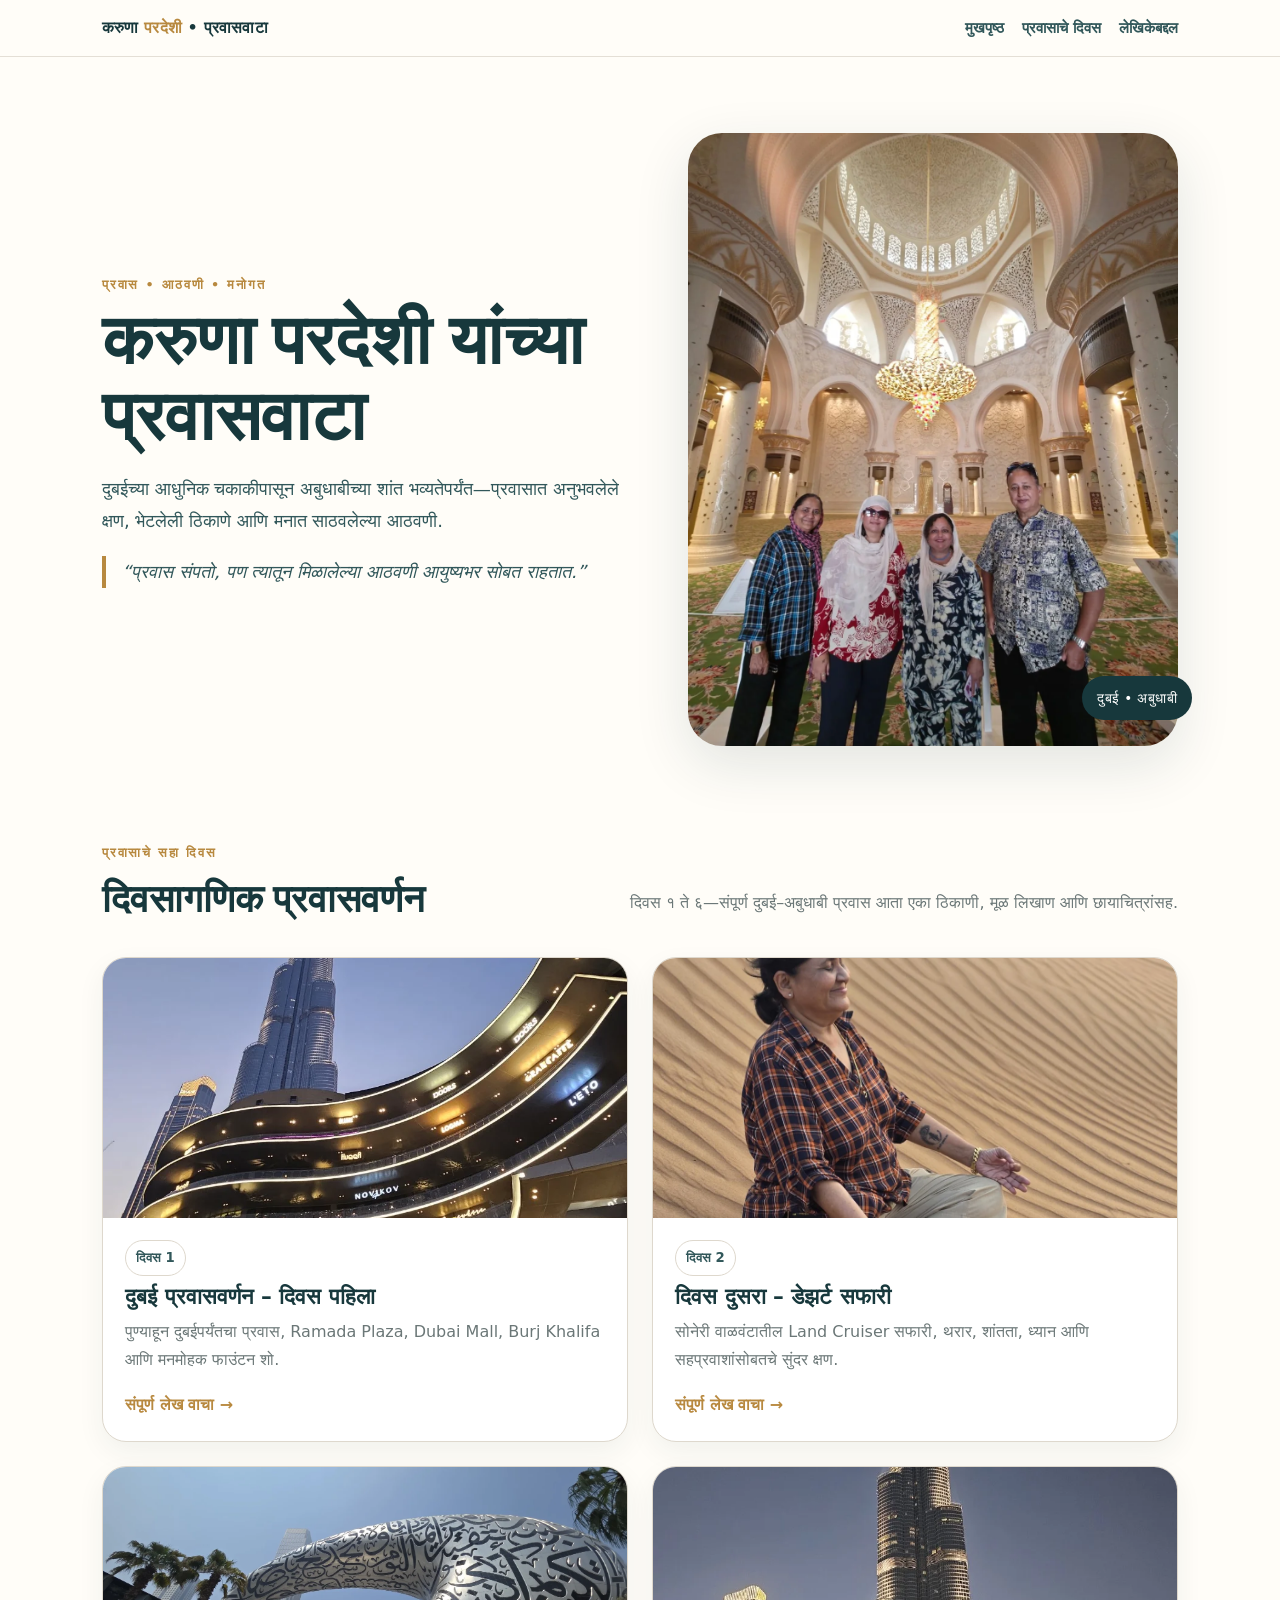
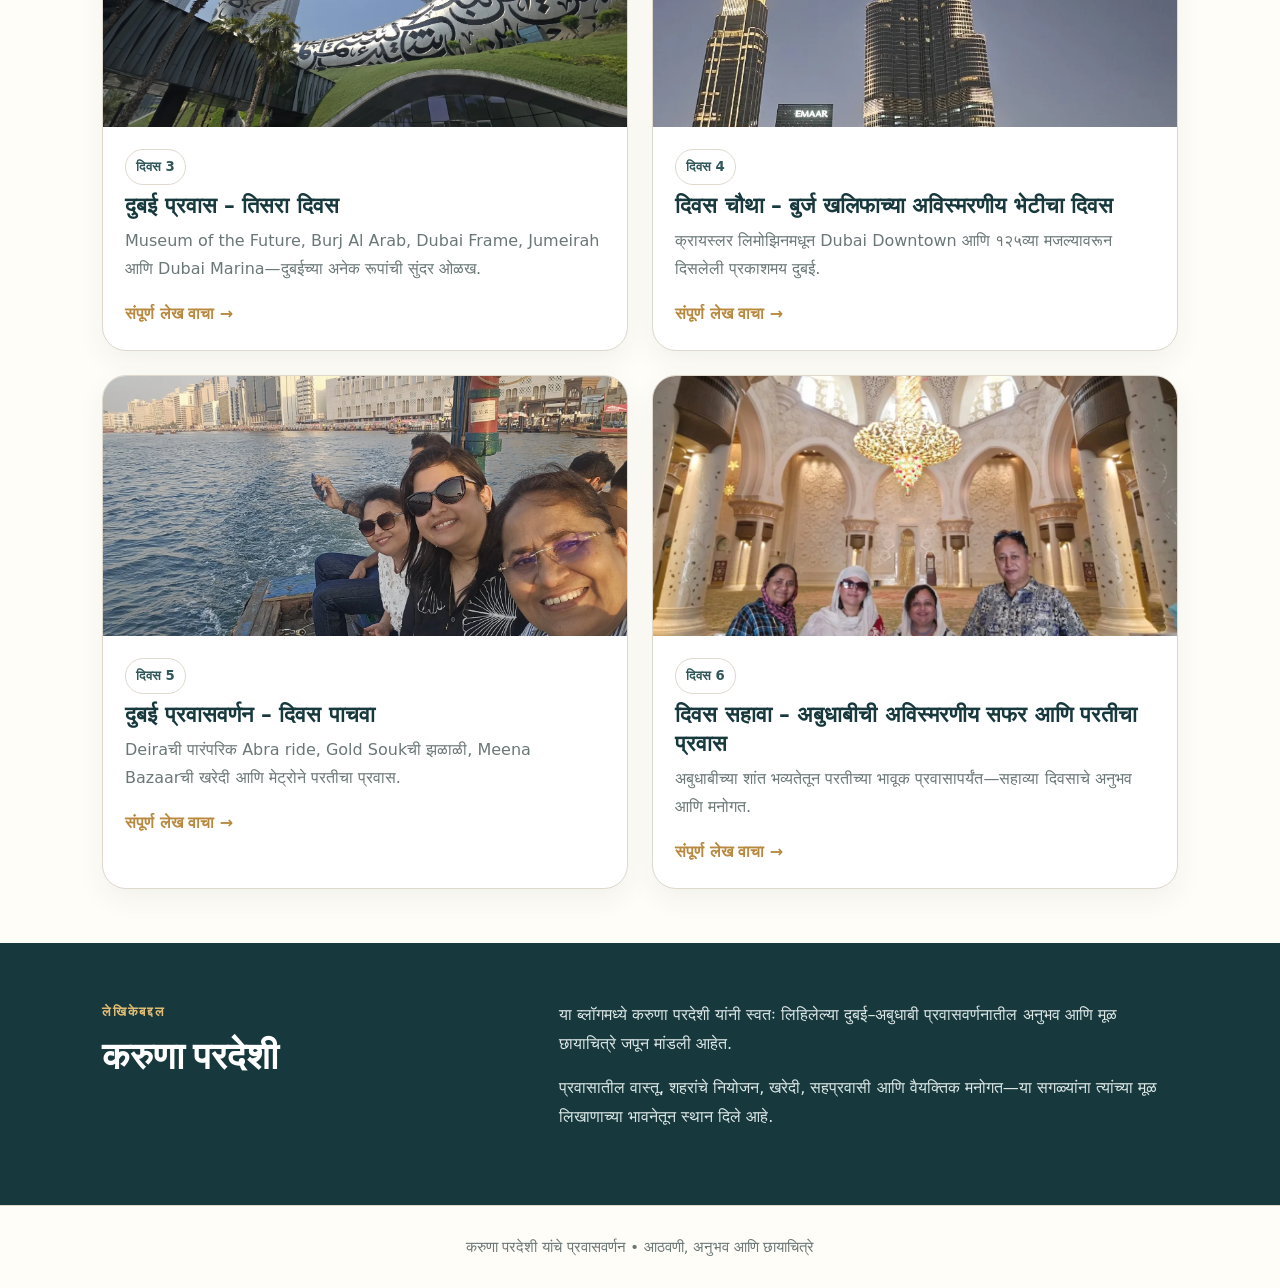
<file: index.html>
<!doctype html><html lang="mr"><head><meta charset="utf-8"><meta name="viewport" content="width=device-width,initial-scale=1"><meta name="theme-color" content="#17383c"><link rel="stylesheet" href="assets/css/style.css"><script defer src="assets/js/site.js"></script><title>करुणा परदेशी • दुबई–अबुधाबी प्रवासवर्णन</title><meta name="description" content="करुणा परदेशी यांच्या दुबई–अबुधाबी प्रवासातील अनुभव, आठवणी आणि छायाचित्रे."></head><body><header class="site-header"><nav class="nav"><a class="brand" href="index.html">करुणा <span>परदेशी</span> • प्रवासवाटा</a><div class="nav-links"><a class="home-link" href="index.html">मुखपृष्ठ</a><a href="index.html#journey">प्रवासाचे दिवस</a><a href="index.html#about">लेखिकेबद्दल</a></div></nav></header>
<main><section class="hero"><div><div class="hero-kicker">प्रवास • आठवणी • मनोगत</div><h1>करुणा परदेशी यांच्या प्रवासवाटा</h1><p>दुबईच्या आधुनिक चकाकीपासून अबुधाबीच्या शांत भव्यतेपर्यंत—प्रवासात अनुभवलेले क्षण, भेटलेली ठिकाणे आणि मनात साठवलेल्या आठवणी.</p><p class="hero-quote">“प्रवास संपतो, पण त्यातून मिळालेल्या आठवणी आयुष्यभर सोबत राहतात.”</p></div><div class="hero-photo"><img src="assets/images/day-6/04.webp" alt="करुणा परदेशी यांच्या दुबई-अबुधाबी प्रवासातील छायाचित्र"></div></section>
<section class="section" id="journey"><div class="section-head"><div><div class="eyebrow">प्रवासाचे सहा दिवस</div><h2>दिवसागणिक प्रवासवर्णन</h2></div><p class="section-note">दिवस १ ते ६—संपूर्ण दुबई–अबुधाबी प्रवास आता एका ठिकाणी, मूळ लिखाण आणि छायाचित्रांसह.</p></div><div class="post-grid"><article class="post-card"><a href="day-1.html"><img loading="lazy" src="assets/images/day-1/07.webp" alt="दिवस 1 – बुर्ज खलिफा परिसर"></a><div class="card-body"><span class="day-chip">दिवस 1</span><h3>दुबई प्रवासवर्णन – दिवस पहिला</h3><p>पुण्याहून दुबईपर्यंतचा प्रवास, Ramada Plaza, Dubai Mall, Burj Khalifa आणि मनमोहक फाउंटन शो.</p><a class="read-link" href="day-1.html">संपूर्ण लेख वाचा →</a></div></article><article class="post-card"><a href="day-2.html"><img loading="lazy" src="assets/images/day-2/05.webp" alt="दिवस 2 – वाळवंटातील ध्यान"></a><div class="card-body"><span class="day-chip">दिवस 2</span><h3>दिवस दुसरा – डेझर्ट सफारी</h3><p>सोनेरी वाळवंटातील Land Cruiser सफारी, थरार, शांतता, ध्यान आणि सहप्रवाशांसोबतचे सुंदर क्षण.</p><a class="read-link" href="day-2.html">संपूर्ण लेख वाचा →</a></div></article><article class="post-card"><a href="day-3.html"><img loading="lazy" src="assets/images/day-3/01.webp" alt="दिवस 3 – प्रवासातील छायाचित्र"></a><div class="card-body"><span class="day-chip">दिवस 3</span><h3>दुबई प्रवास – तिसरा दिवस</h3><p>Museum of the Future, Burj Al Arab, Dubai Frame, Jumeirah आणि Dubai Marina—दुबईच्या अनेक रूपांची सुंदर ओळख.</p><a class="read-link" href="day-3.html">संपूर्ण लेख वाचा →</a></div></article><article class="post-card"><a href="day-4.html"><img loading="lazy" src="assets/images/day-4/02.webp" alt="दिवस 4 – प्रवासातील छायाचित्र"></a><div class="card-body"><span class="day-chip">दिवस 4</span><h3>दिवस चौथा – बुर्ज खलिफाच्या अविस्मरणीय भेटीचा दिवस</h3><p>क्रायस्लर लिमोझिनमधून Dubai Downtown आणि १२५व्या मजल्यावरून दिसलेली प्रकाशमय दुबई.</p><a class="read-link" href="day-4.html">संपूर्ण लेख वाचा →</a></div></article><article class="post-card"><a href="day-5.html"><img loading="lazy" src="assets/images/day-5/01.webp" alt="दिवस 5 – प्रवासातील छायाचित्र"></a><div class="card-body"><span class="day-chip">दिवस 5</span><h3>दुबई प्रवासवर्णन – दिवस पाचवा</h3><p>Deiraची पारंपरिक Abra ride, Gold Soukची झळाळी, Meena Bazaarची खरेदी आणि मेट्रोने परतीचा प्रवास.</p><a class="read-link" href="day-5.html">संपूर्ण लेख वाचा →</a></div></article><article class="post-card"><a href="day-6.html"><img loading="lazy" src="assets/images/day-6/04.webp" alt="दिवस 6 – प्रवासातील छायाचित्र"></a><div class="card-body"><span class="day-chip">दिवस 6</span><h3>दिवस सहावा – अबुधाबीची अविस्मरणीय सफर आणि परतीचा प्रवास</h3><p>अबुधाबीच्या शांत भव्यतेतून परतीच्या भावूक प्रवासापर्यंत—सहाव्या दिवसाचे अनुभव आणि मनोगत.</p><a class="read-link" href="day-6.html">संपूर्ण लेख वाचा →</a></div></article></div></section>
<section class="about-band" id="about"><div class="about-inner"><div><div class="eyebrow" style="color:#e4bd74">लेखिकेबद्दल</div><h2>करुणा परदेशी</h2></div><div><p>या ब्लॉगमध्ये करुणा परदेशी यांनी स्वतः लिहिलेल्या दुबई–अबुधाबी प्रवासवर्णनातील अनुभव आणि मूळ छायाचित्रे जपून मांडली आहेत.</p><p>प्रवासातील वास्तू, शहरांचे नियोजन, खरेदी, सहप्रवासी आणि वैयक्तिक मनोगत—या सगळ्यांना त्यांच्या मूळ लिखाणाच्या भावनेतून स्थान दिले आहे.</p></div></div></section>
</main><footer class="site-footer">करुणा परदेशी यांचे प्रवासवर्णन • आठवणी, अनुभव आणि छायाचित्रे</footer></body></html>
</file>
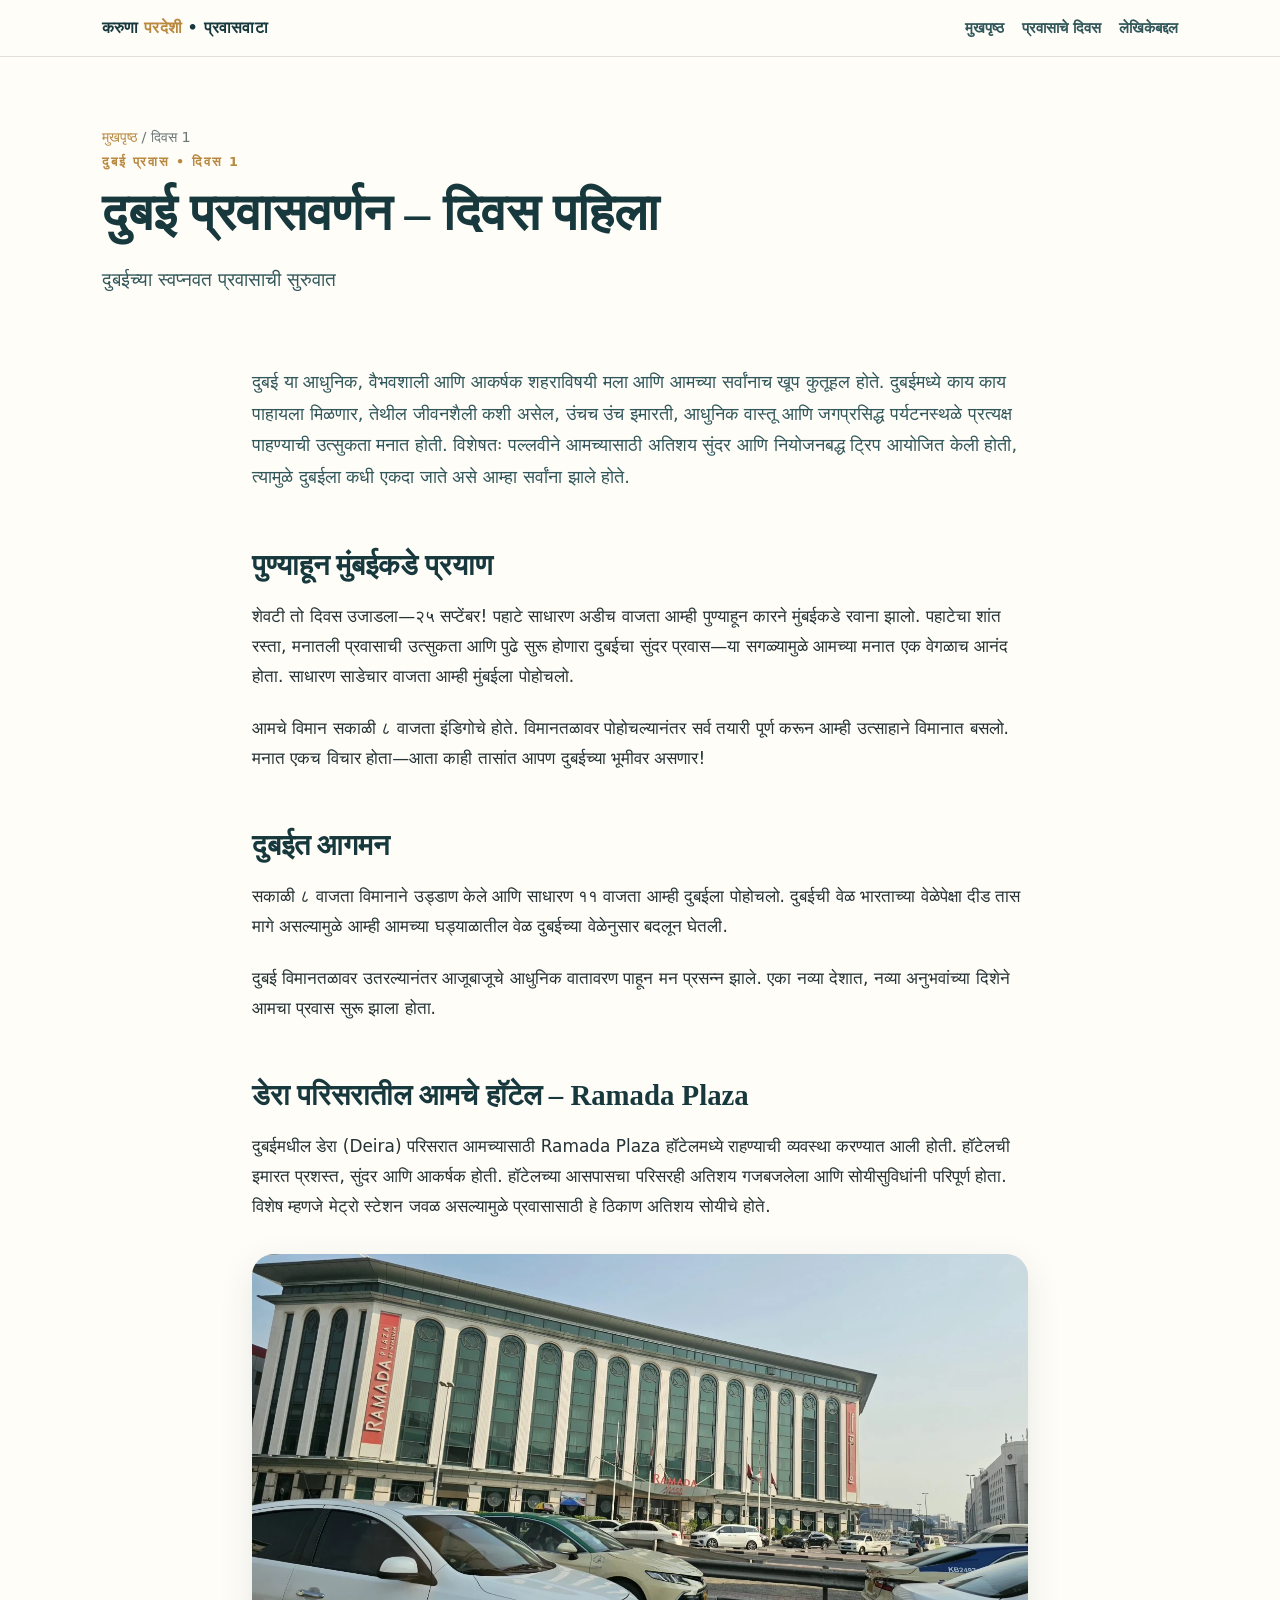
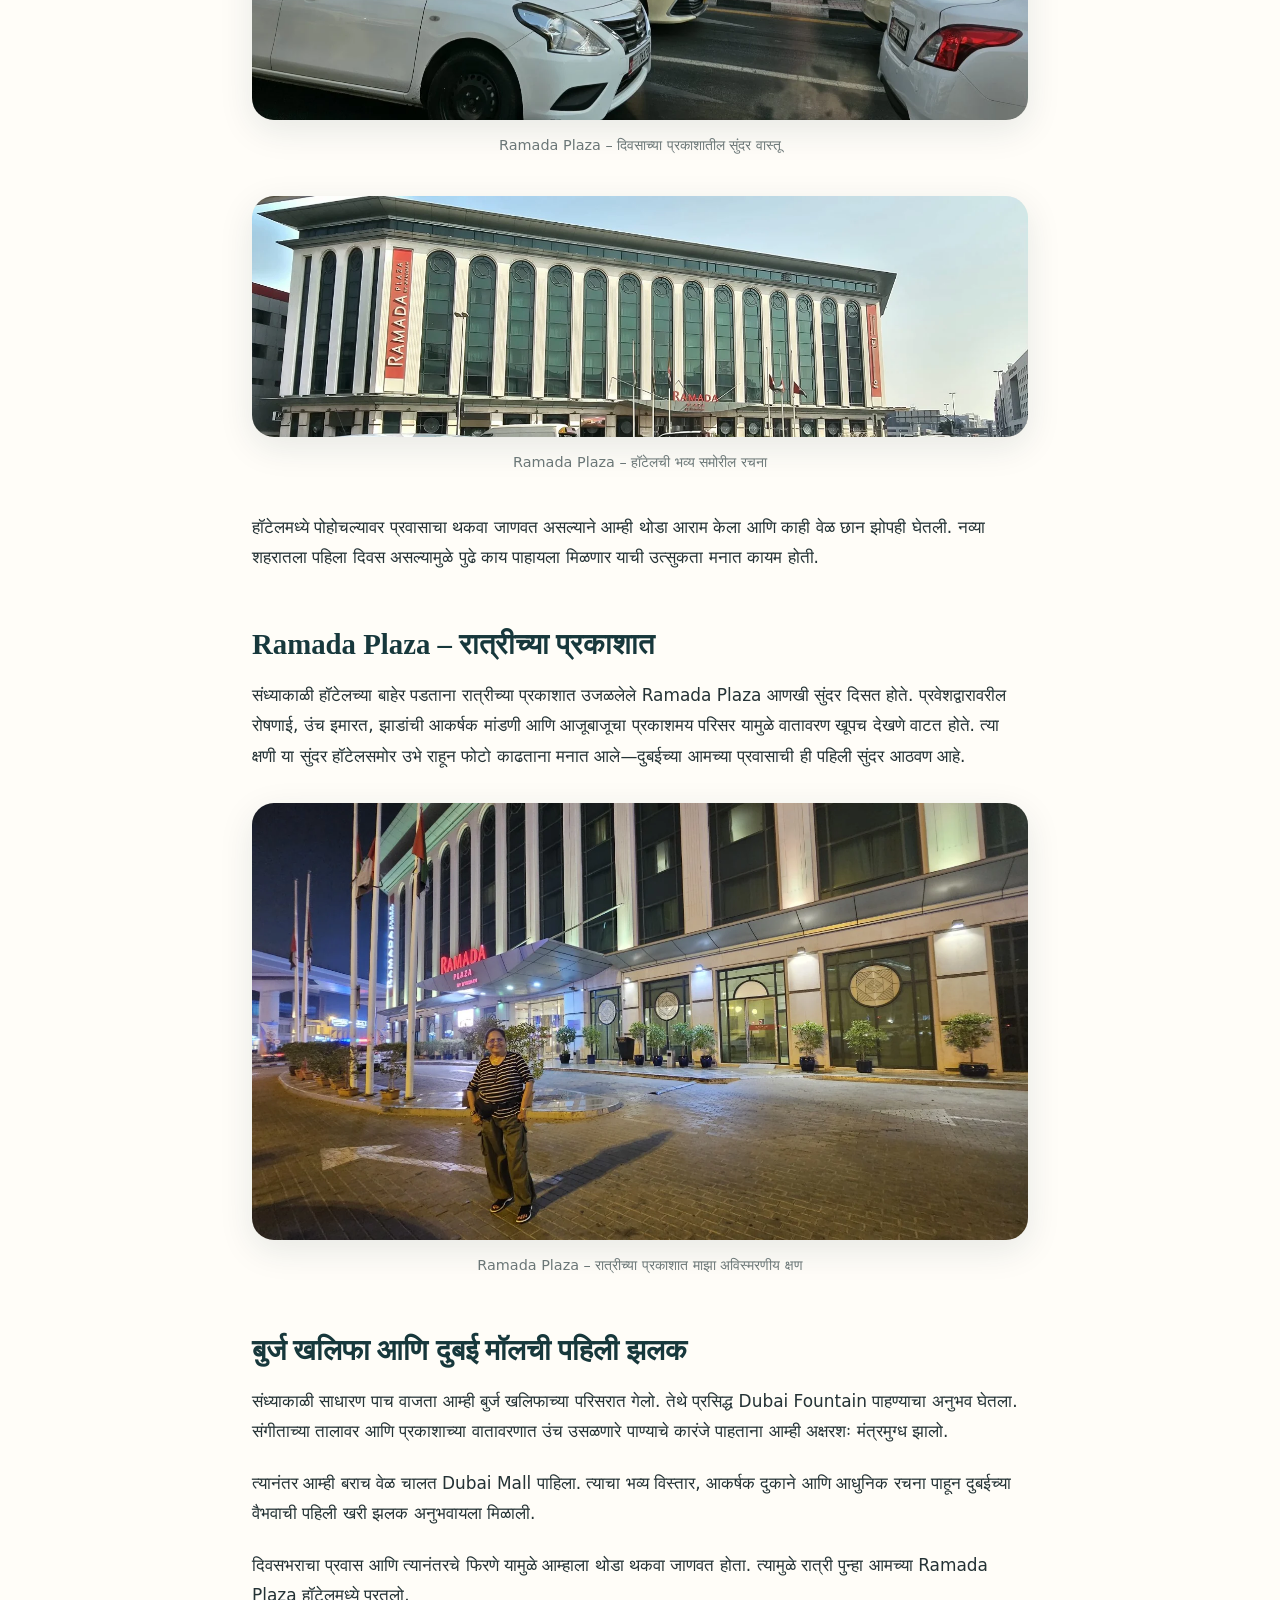
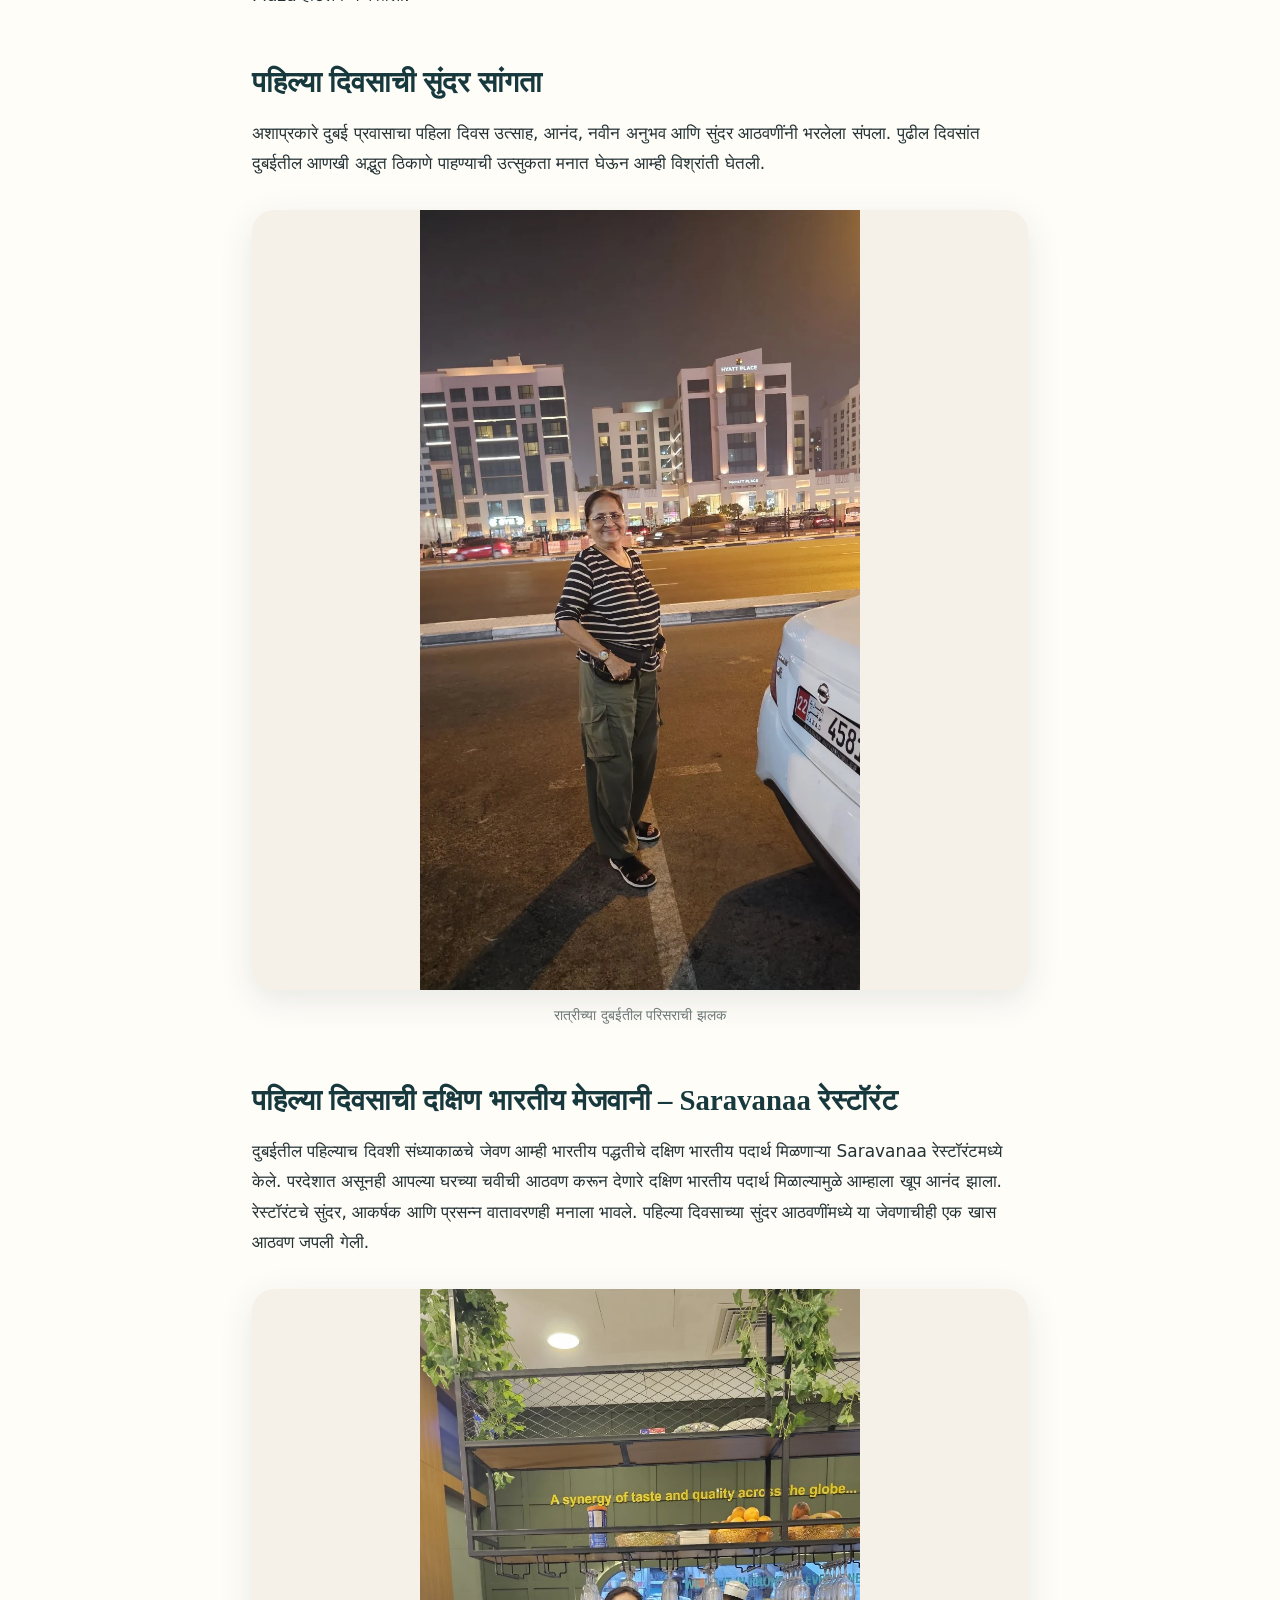
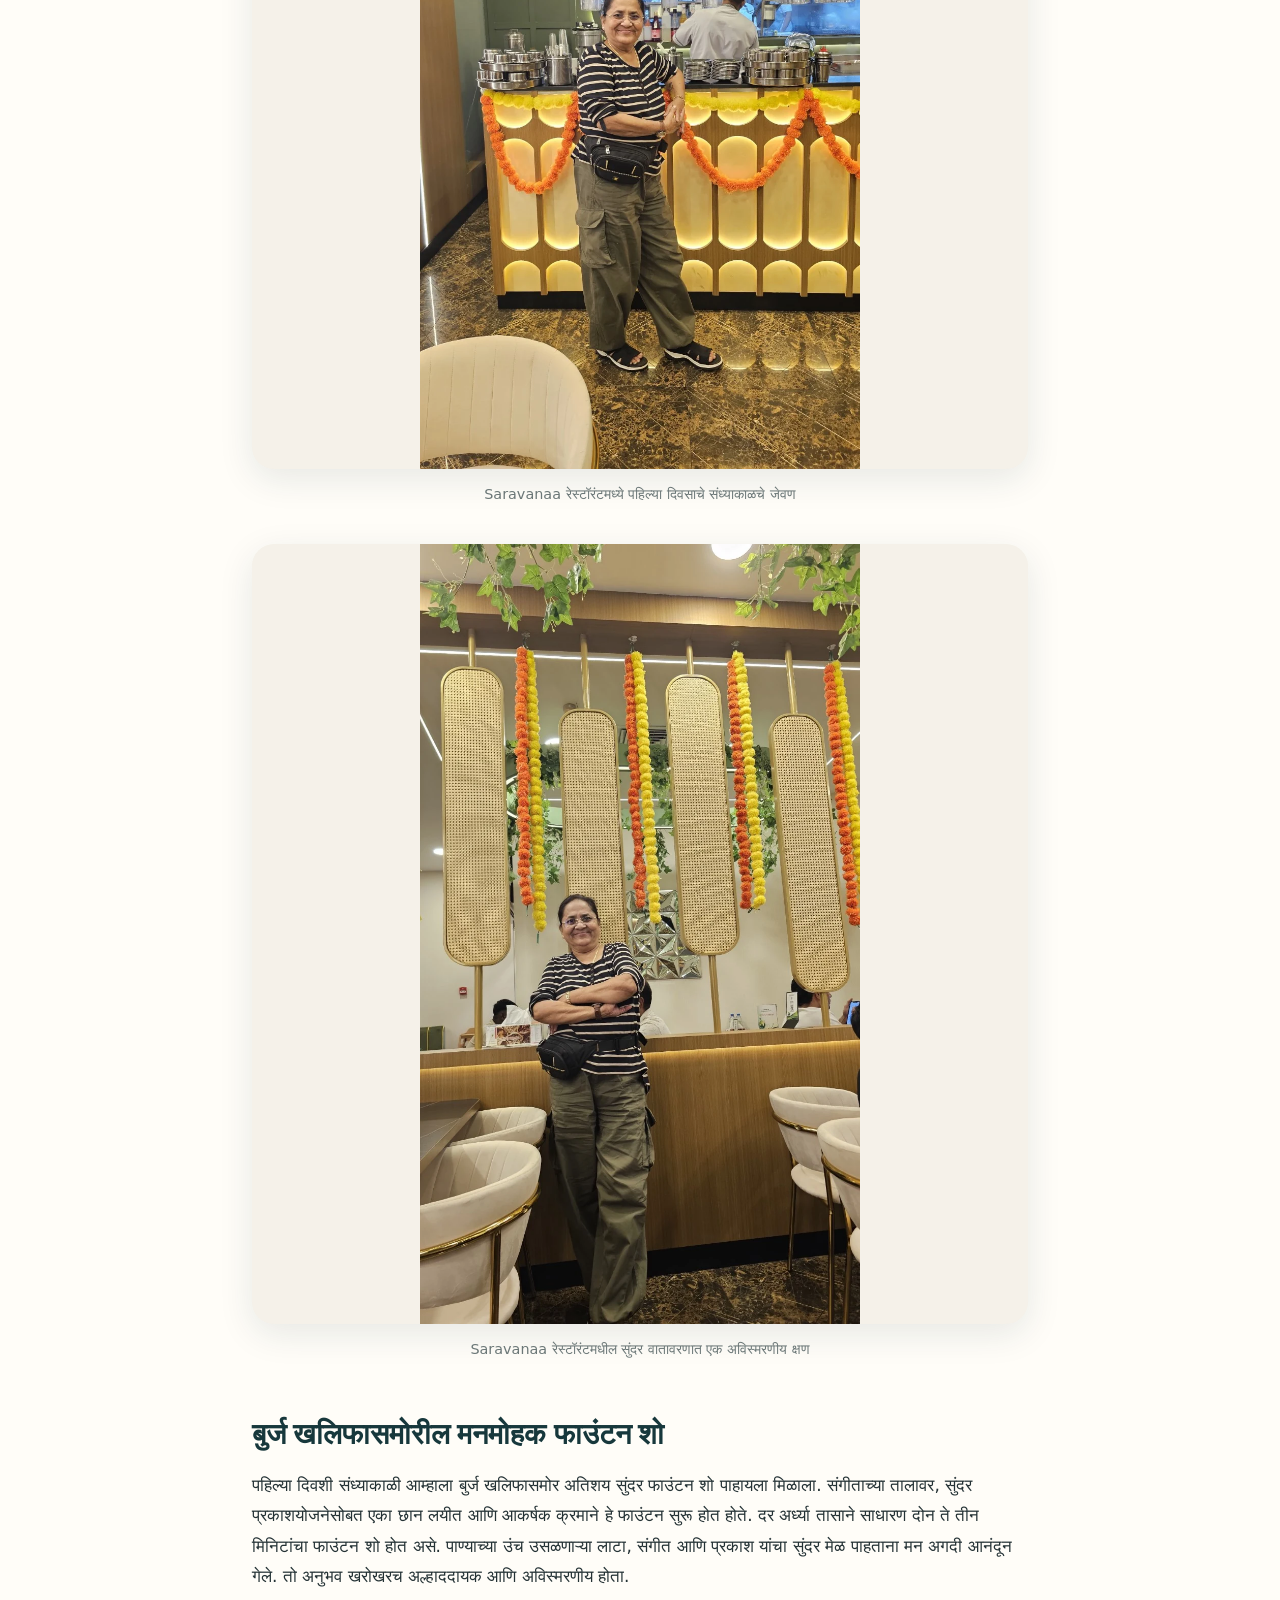
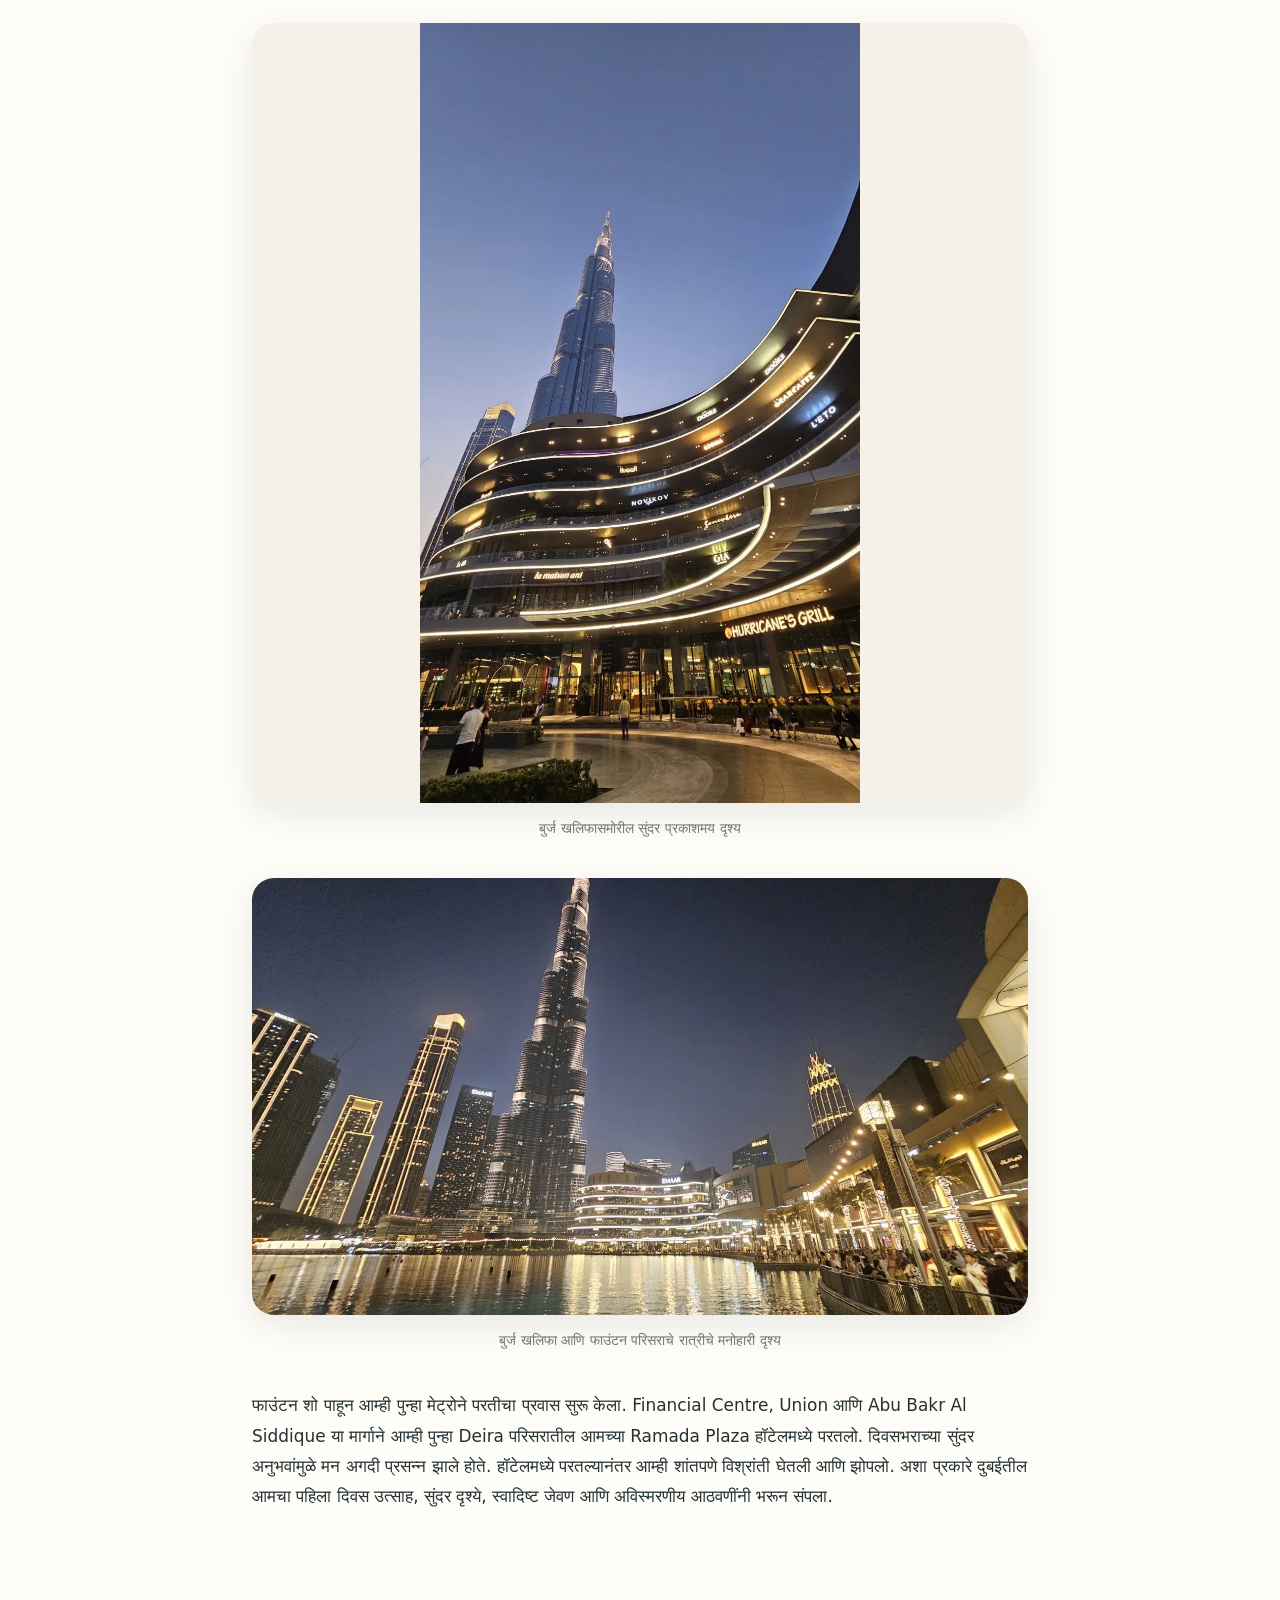
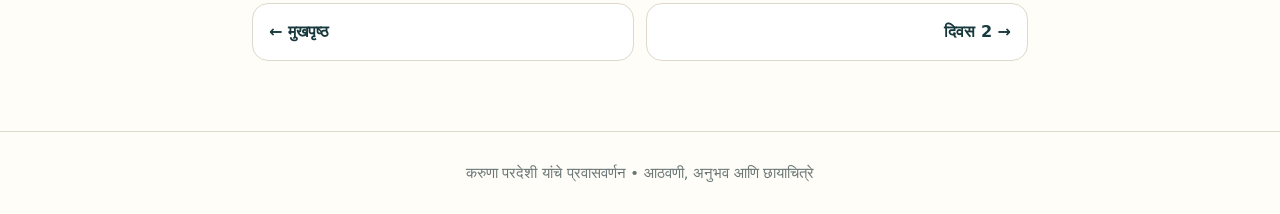
<file: day-1.html>
<!doctype html><html lang="mr"><head><meta charset="utf-8"><meta name="viewport" content="width=device-width,initial-scale=1"><meta name="theme-color" content="#17383c"><link rel="stylesheet" href="assets/css/style.css"><script defer src="assets/js/site.js"></script><title>दुबई प्रवासवर्णन – दिवस पहिला | करुणा परदेशी</title><meta name="description" content="दुबईच्या स्वप्नवत प्रवासाची सुरुवात—पुणे ते दुबई, Ramada Plaza, Dubai Mall, Burj Khalifa आणि फाउंटन शो."></head><body><header class="site-header"><nav class="nav"><a class="brand" href="index.html">करुणा <span>परदेशी</span> • प्रवासवाटा</a><div class="nav-links"><a class="home-link" href="index.html">मुखपृष्ठ</a><a href="index.html#journey">प्रवासाचे दिवस</a><a href="index.html#about">लेखिकेबद्दल</a></div></nav></header><main><div class="article-hero"><div class="breadcrumbs"><a href="index.html">मुखपृष्ठ</a> / दिवस 1</div><div class="eyebrow">दुबई प्रवास • दिवस 1</div><h1>दुबई प्रवासवर्णन – दिवस पहिला</h1><p class="subtitle">दुबईच्या स्वप्नवत प्रवासाची सुरुवात</p></div><article class="article"><p class="article-intro">दुबई या आधुनिक, वैभवशाली आणि आकर्षक शहराविषयी मला आणि आमच्या सर्वांनाच खूप कुतूहल होते. दुबईमध्ये काय काय पाहायला मिळणार, तेथील जीवनशैली कशी असेल, उंचच उंच इमारती, आधुनिक वास्तू आणि जगप्रसिद्ध पर्यटनस्थळे प्रत्यक्ष पाहण्याची उत्सुकता मनात होती. विशेषतः पल्लवीने आमच्यासाठी अतिशय सुंदर आणि नियोजनबद्ध ट्रिप आयोजित केली होती, त्यामुळे दुबईला कधी एकदा जाते असे आम्हा सर्वांना झाले होते.</p><h2>पुण्याहून मुंबईकडे प्रयाण</h2><p>शेवटी तो दिवस उजाडला—२५ सप्टेंबर! पहाटे साधारण अडीच वाजता आम्ही पुण्याहून कारने मुंबईकडे रवाना झालो. पहाटेचा शांत रस्ता, मनातली प्रवासाची उत्सुकता आणि पुढे सुरू होणारा दुबईचा सुंदर प्रवास—या सगळ्यामुळे आमच्या मनात एक वेगळाच आनंद होता. साधारण साडेचार वाजता आम्ही मुंबईला पोहोचलो.</p><p>आमचे विमान सकाळी ८ वाजता इंडिगोचे होते. विमानतळावर पोहोचल्यानंतर सर्व तयारी पूर्ण करून आम्ही उत्साहाने विमानात बसलो. मनात एकच विचार होता—आता काही तासांत आपण दुबईच्या भूमीवर असणार!</p><h2>दुबईत आगमन</h2><p>सकाळी ८ वाजता विमानाने उड्डाण केले आणि साधारण ११ वाजता आम्ही दुबईला पोहोचलो. दुबईची वेळ भारताच्या वेळेपेक्षा दीड तास मागे असल्यामुळे आम्ही आमच्या घड्याळातील वेळ दुबईच्या वेळेनुसार बदलून घेतली.</p><p>दुबई विमानतळावर उतरल्यानंतर आजूबाजूचे आधुनिक वातावरण पाहून मन प्रसन्न झाले. एका नव्या देशात, नव्या अनुभवांच्या दिशेने आमचा प्रवास सुरू झाला होता.</p><h2>डेरा परिसरातील आमचे हॉटेल – Ramada Plaza</h2><p>दुबईमधील डेरा (Deira) परिसरात आमच्यासाठी Ramada Plaza हॉटेलमध्ये राहण्याची व्यवस्था करण्यात आली होती. हॉटेलची इमारत प्रशस्त, सुंदर आणि आकर्षक होती. हॉटेलच्या आसपासचा परिसरही अतिशय गजबजलेला आणि सोयीसुविधांनी परिपूर्ण होता. विशेष म्हणजे मेट्रो स्टेशन जवळ असल्यामुळे प्रवासासाठी हे ठिकाण अतिशय सोयीचे होते.</p><figure data-open="1"><img loading="lazy" src="assets/images/day-1/01.webp" alt="Ramada Plaza – दिवसाच्या प्रकाशातील सुंदर वास्तू"><figcaption>Ramada Plaza – दिवसाच्या प्रकाशातील सुंदर वास्तू</figcaption></figure><figure data-open="1"><img loading="lazy" src="assets/images/day-1/02.webp" alt="Ramada Plaza – हॉटेलची भव्य समोरील रचना"><figcaption>Ramada Plaza – हॉटेलची भव्य समोरील रचना</figcaption></figure><p>हॉटेलमध्ये पोहोचल्यावर प्रवासाचा थकवा जाणवत असल्याने आम्ही थोडा आराम केला आणि काही वेळ छान झोपही घेतली. नव्या शहरातला पहिला दिवस असल्यामुळे पुढे काय पाहायला मिळणार याची उत्सुकता मनात कायम होती.</p><h2>Ramada Plaza – रात्रीच्या प्रकाशात</h2><p>संध्याकाळी हॉटेलच्या बाहेर पडताना रात्रीच्या प्रकाशात उजळलेले Ramada Plaza आणखी सुंदर दिसत होते. प्रवेशद्वारावरील रोषणाई, उंच इमारत, झाडांची आकर्षक मांडणी आणि आजूबाजूचा प्रकाशमय परिसर यामुळे वातावरण खूपच देखणे वाटत होते. त्या क्षणी या सुंदर हॉटेलसमोर उभे राहून फोटो काढताना मनात आले—दुबईच्या आमच्या प्रवासाची ही पहिली सुंदर आठवण आहे.</p><figure data-open="1"><img loading="lazy" src="assets/images/day-1/03.webp" alt="Ramada Plaza – रात्रीच्या प्रकाशात माझा अविस्मरणीय क्षण"><figcaption>Ramada Plaza – रात्रीच्या प्रकाशात माझा अविस्मरणीय क्षण</figcaption></figure><h2>बुर्ज खलिफा आणि दुबई मॉलची पहिली झलक</h2><p>संध्याकाळी साधारण पाच वाजता आम्ही बुर्ज खलिफाच्या परिसरात गेलो. तेथे प्रसिद्ध Dubai Fountain पाहण्याचा अनुभव घेतला. संगीताच्या तालावर आणि प्रकाशाच्या वातावरणात उंच उसळणारे पाण्याचे कारंजे पाहताना आम्ही अक्षरशः मंत्रमुग्ध झालो.</p><p>त्यानंतर आम्ही बराच वेळ चालत Dubai Mall पाहिला. त्याचा भव्य विस्तार, आकर्षक दुकाने आणि आधुनिक रचना पाहून दुबईच्या वैभवाची पहिली खरी झलक अनुभवायला मिळाली.</p><p>दिवसभराचा प्रवास आणि त्यानंतरचे फिरणे यामुळे आम्हाला थोडा थकवा जाणवत होता. त्यामुळे रात्री पुन्हा आमच्या Ramada Plaza हॉटेलमध्ये परतलो.</p><h2>पहिल्या दिवसाची सुंदर सांगता</h2><p>अशाप्रकारे दुबई प्रवासाचा पहिला दिवस उत्साह, आनंद, नवीन अनुभव आणि सुंदर आठवणींनी भरलेला संपला. पुढील दिवसांत दुबईतील आणखी अद्भुत ठिकाणे पाहण्याची उत्सुकता मनात घेऊन आम्ही विश्रांती घेतली.</p><figure data-open="1"><img loading="lazy" src="assets/images/day-1/04.webp" alt="रात्रीच्या दुबईतील परिसराची झलक"><figcaption>रात्रीच्या दुबईतील परिसराची झलक</figcaption></figure><h2>पहिल्या दिवसाची दक्षिण भारतीय मेजवानी – Saravanaa रेस्टॉरंट</h2><p>दुबईतील पहिल्याच दिवशी संध्याकाळचे जेवण आम्ही भारतीय पद्धतीचे दक्षिण भारतीय पदार्थ मिळणाऱ्या Saravanaa रेस्टॉरंटमध्ये केले. परदेशात असूनही आपल्या घरच्या चवीची आठवण करून देणारे दक्षिण भारतीय पदार्थ मिळाल्यामुळे आम्हाला खूप आनंद झाला. रेस्टॉरंटचे सुंदर, आकर्षक आणि प्रसन्न वातावरणही मनाला भावले. पहिल्या दिवसाच्या सुंदर आठवणींमध्ये या जेवणाचीही एक खास आठवण जपली गेली.</p><figure data-open="1"><img loading="lazy" src="assets/images/day-1/05.webp" alt="Saravanaa रेस्टॉरंटमध्ये पहिल्या दिवसाचे संध्याकाळचे जेवण"><figcaption>Saravanaa रेस्टॉरंटमध्ये पहिल्या दिवसाचे संध्याकाळचे जेवण</figcaption></figure><figure data-open="1"><img loading="lazy" src="assets/images/day-1/06.webp" alt="Saravanaa रेस्टॉरंटमधील सुंदर वातावरणात एक अविस्मरणीय क्षण"><figcaption>Saravanaa रेस्टॉरंटमधील सुंदर वातावरणात एक अविस्मरणीय क्षण</figcaption></figure><h2>बुर्ज खलिफासमोरील मनमोहक फाउंटन शो</h2><p>पहिल्या दिवशी संध्याकाळी आम्हाला बुर्ज खलिफासमोर अतिशय सुंदर फाउंटन शो पाहायला मिळाला. संगीताच्या तालावर, सुंदर प्रकाशयोजनेसोबत एका छान लयीत आणि आकर्षक क्रमाने हे फाउंटन सुरू होत होते. दर अर्ध्या तासाने साधारण दोन ते तीन मिनिटांचा फाउंटन शो होत असे. पाण्याच्या उंच उसळणाऱ्या लाटा, संगीत आणि प्रकाश यांचा सुंदर मेळ पाहताना मन अगदी आनंदून गेले. तो अनुभव खरोखरच अल्हाददायक आणि अविस्मरणीय होता.</p><figure data-open="1"><img loading="lazy" src="assets/images/day-1/07.webp" alt="बुर्ज खलिफासमोरील सुंदर प्रकाशमय दृश्य"><figcaption>बुर्ज खलिफासमोरील सुंदर प्रकाशमय दृश्य</figcaption></figure><figure data-open="1"><img loading="lazy" src="assets/images/day-1/08.webp" alt="बुर्ज खलिफा आणि फाउंटन परिसराचे रात्रीचे मनोहारी दृश्य"><figcaption>बुर्ज खलिफा आणि फाउंटन परिसराचे रात्रीचे मनोहारी दृश्य</figcaption></figure><p>फाउंटन शो पाहून आम्ही पुन्हा मेट्रोने परतीचा प्रवास सुरू केला. Financial Centre, Union आणि Abu Bakr Al Siddique या मार्गाने आम्ही पुन्हा Deira परिसरातील आमच्या Ramada Plaza हॉटेलमध्ये परतलो. दिवसभराच्या सुंदर अनुभवांमुळे मन अगदी प्रसन्न झाले होते. हॉटेलमध्ये परतल्यानंतर आम्ही शांतपणे विश्रांती घेतली आणि झोपलो. अशा प्रकारे दुबईतील आमचा पहिला दिवस उत्साह, सुंदर दृश्ये, स्वादिष्ट जेवण आणि अविस्मरणीय आठवणींनी भरून संपला.</p></article><nav class="article-nav"><a href="index.html">← मुखपृष्ठ</a><a href="day-2.html">दिवस 2 →</a></nav></main><footer class="site-footer">करुणा परदेशी यांचे प्रवासवर्णन • आठवणी, अनुभव आणि छायाचित्रे</footer><div class="lightbox" aria-hidden="true"><button aria-label="Close">×</button><img alt="मोठे छायाचित्र"></div></body></html>
</file>
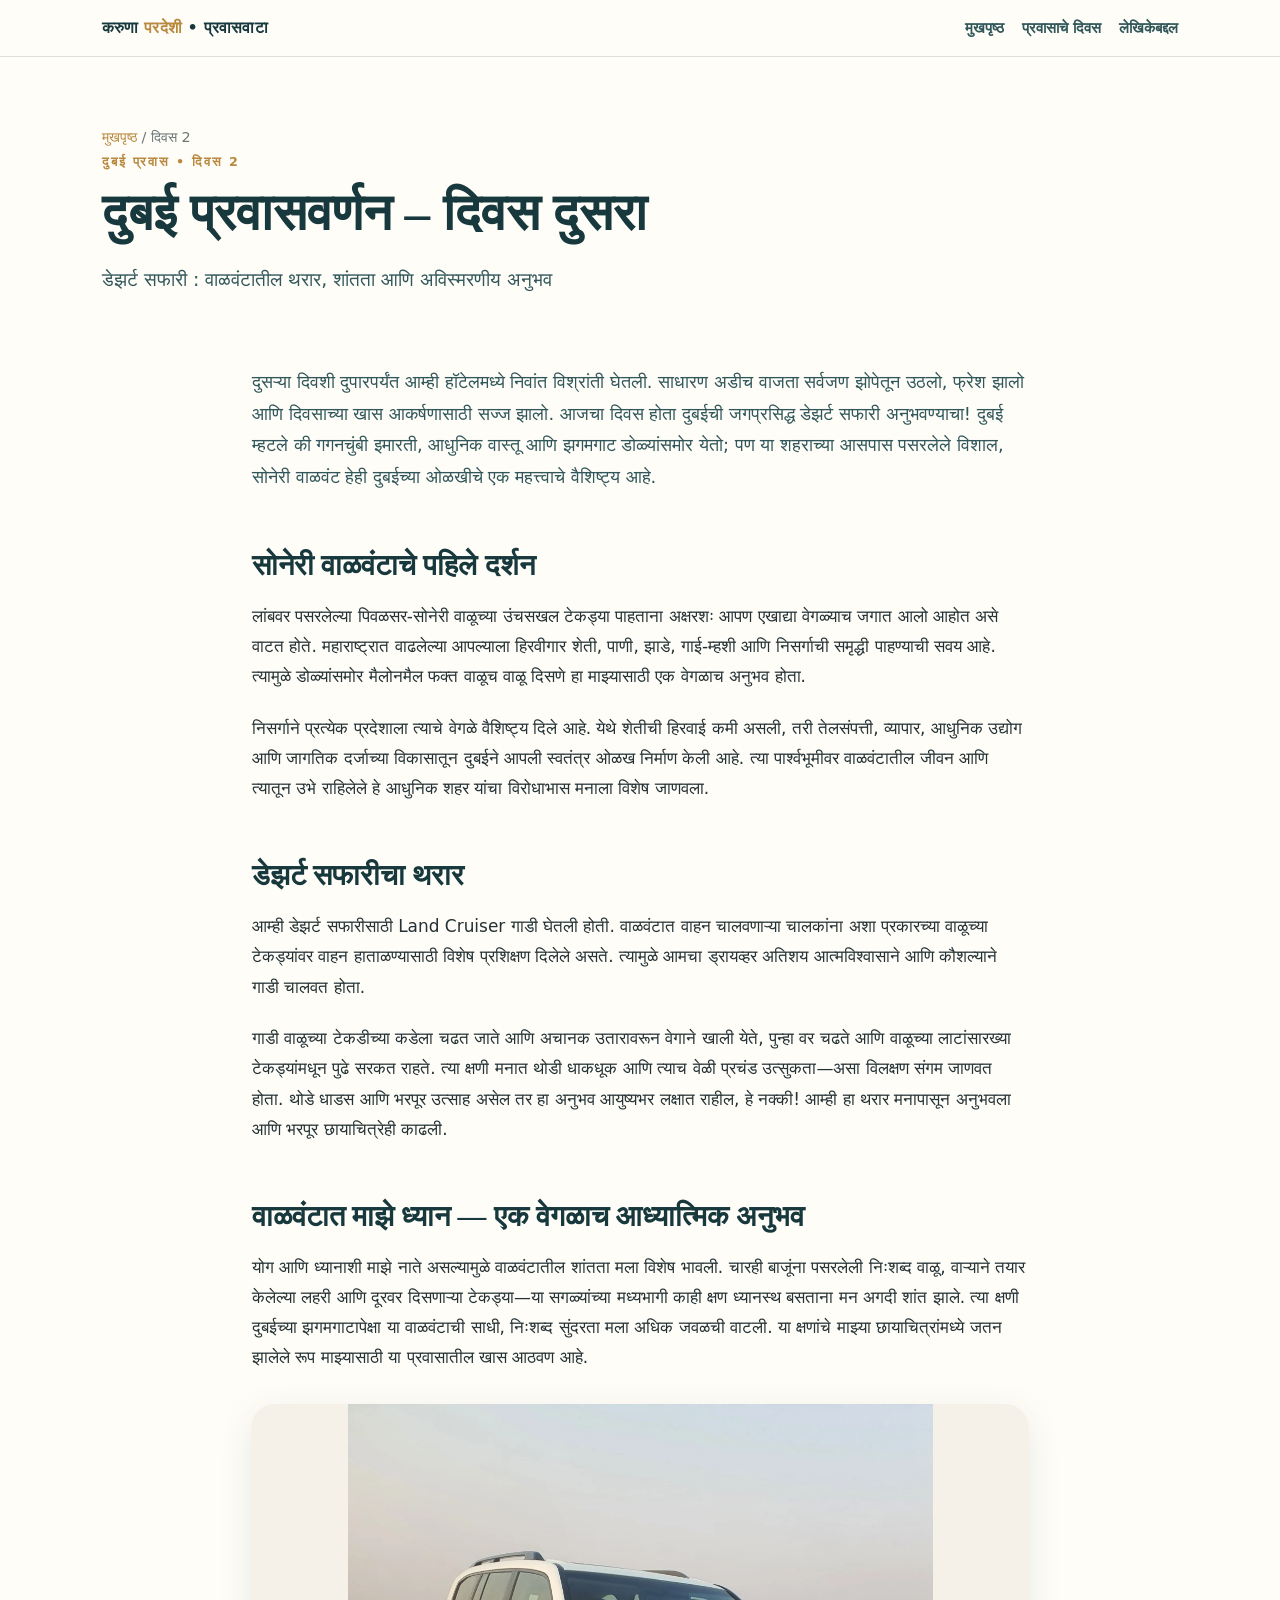
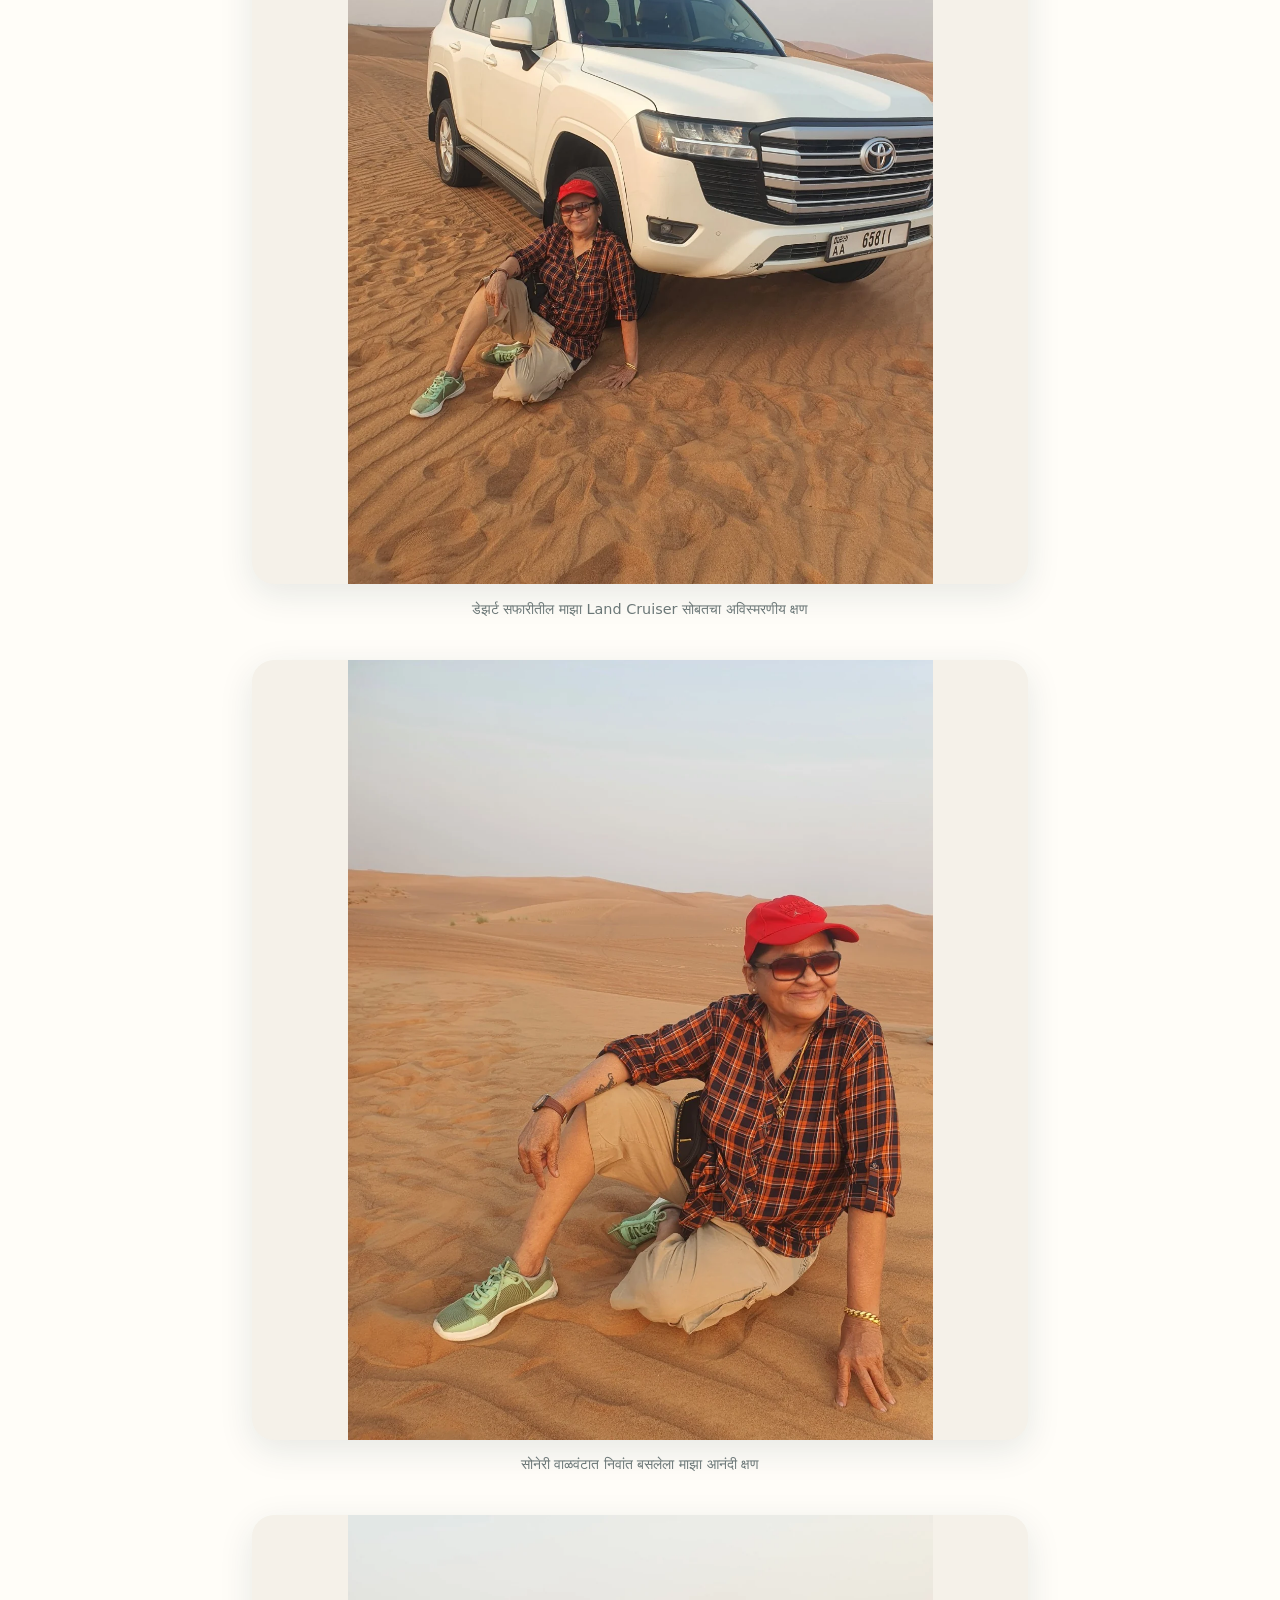
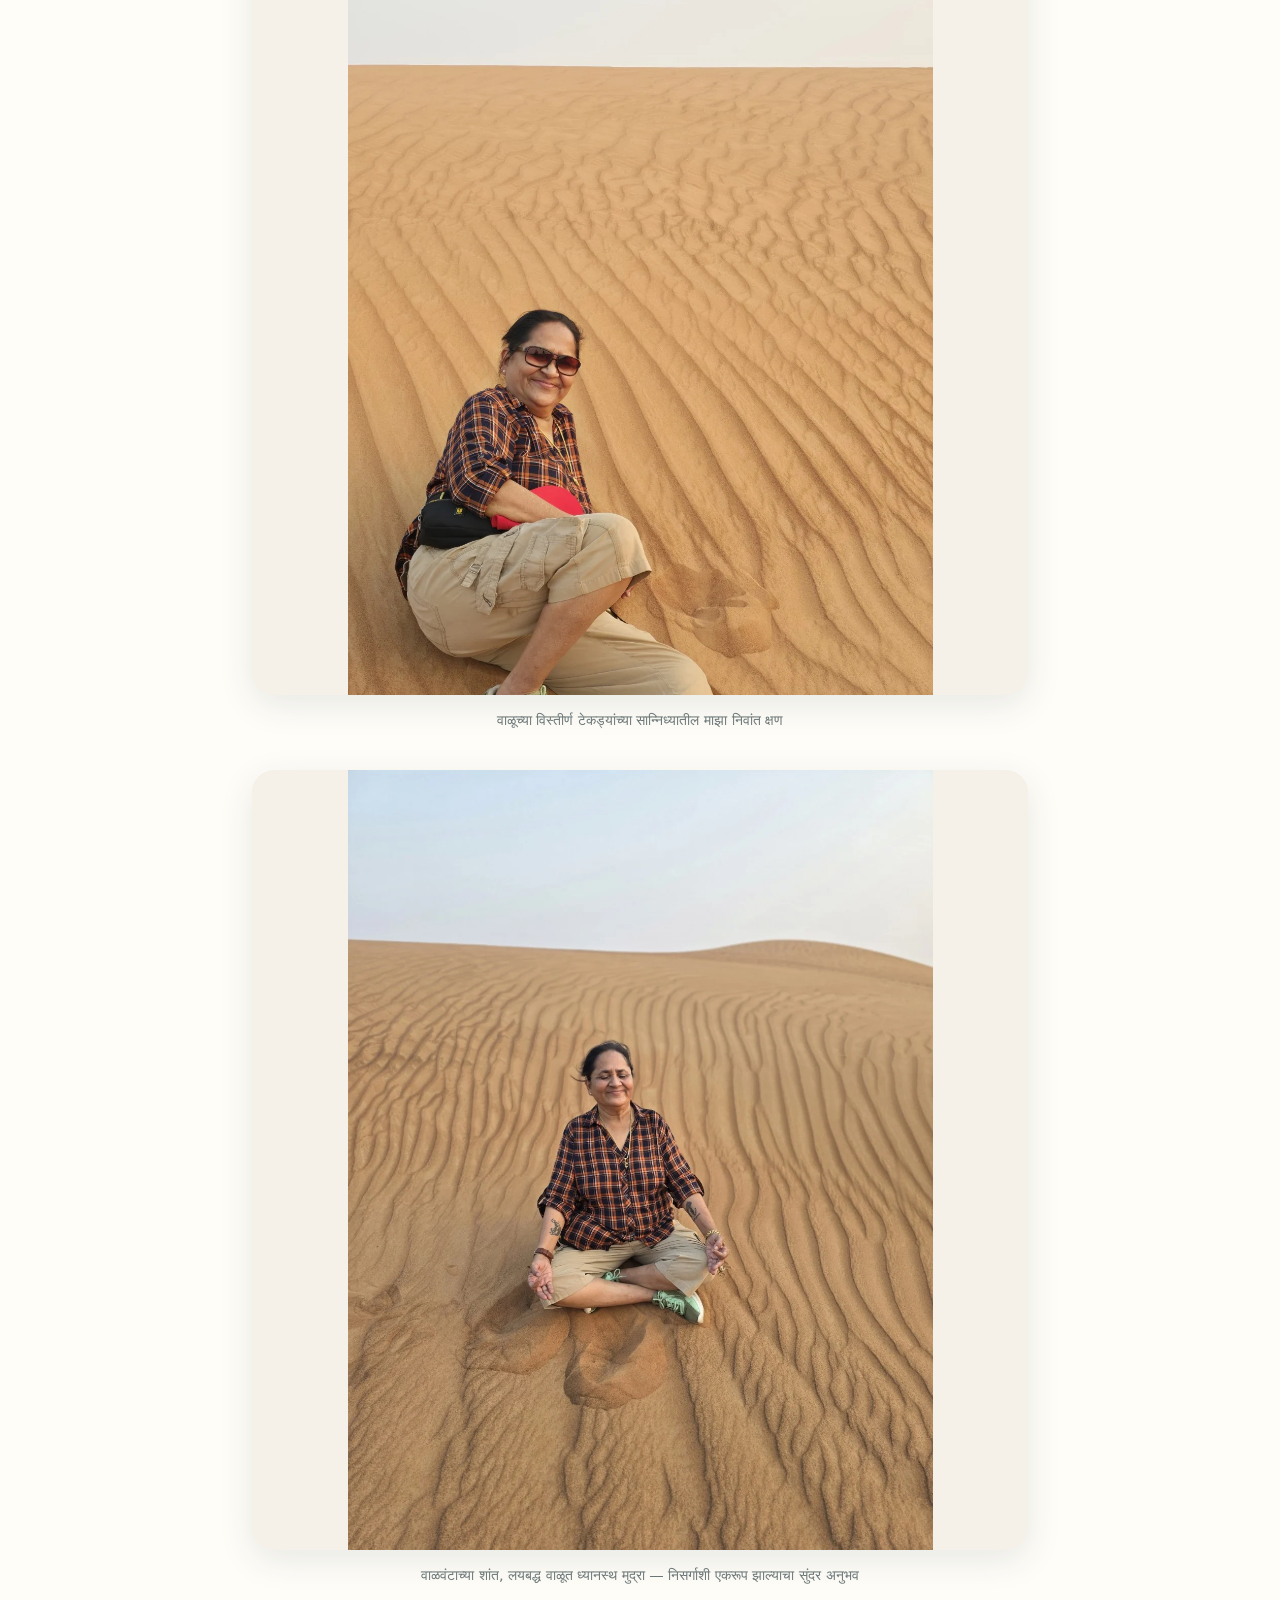
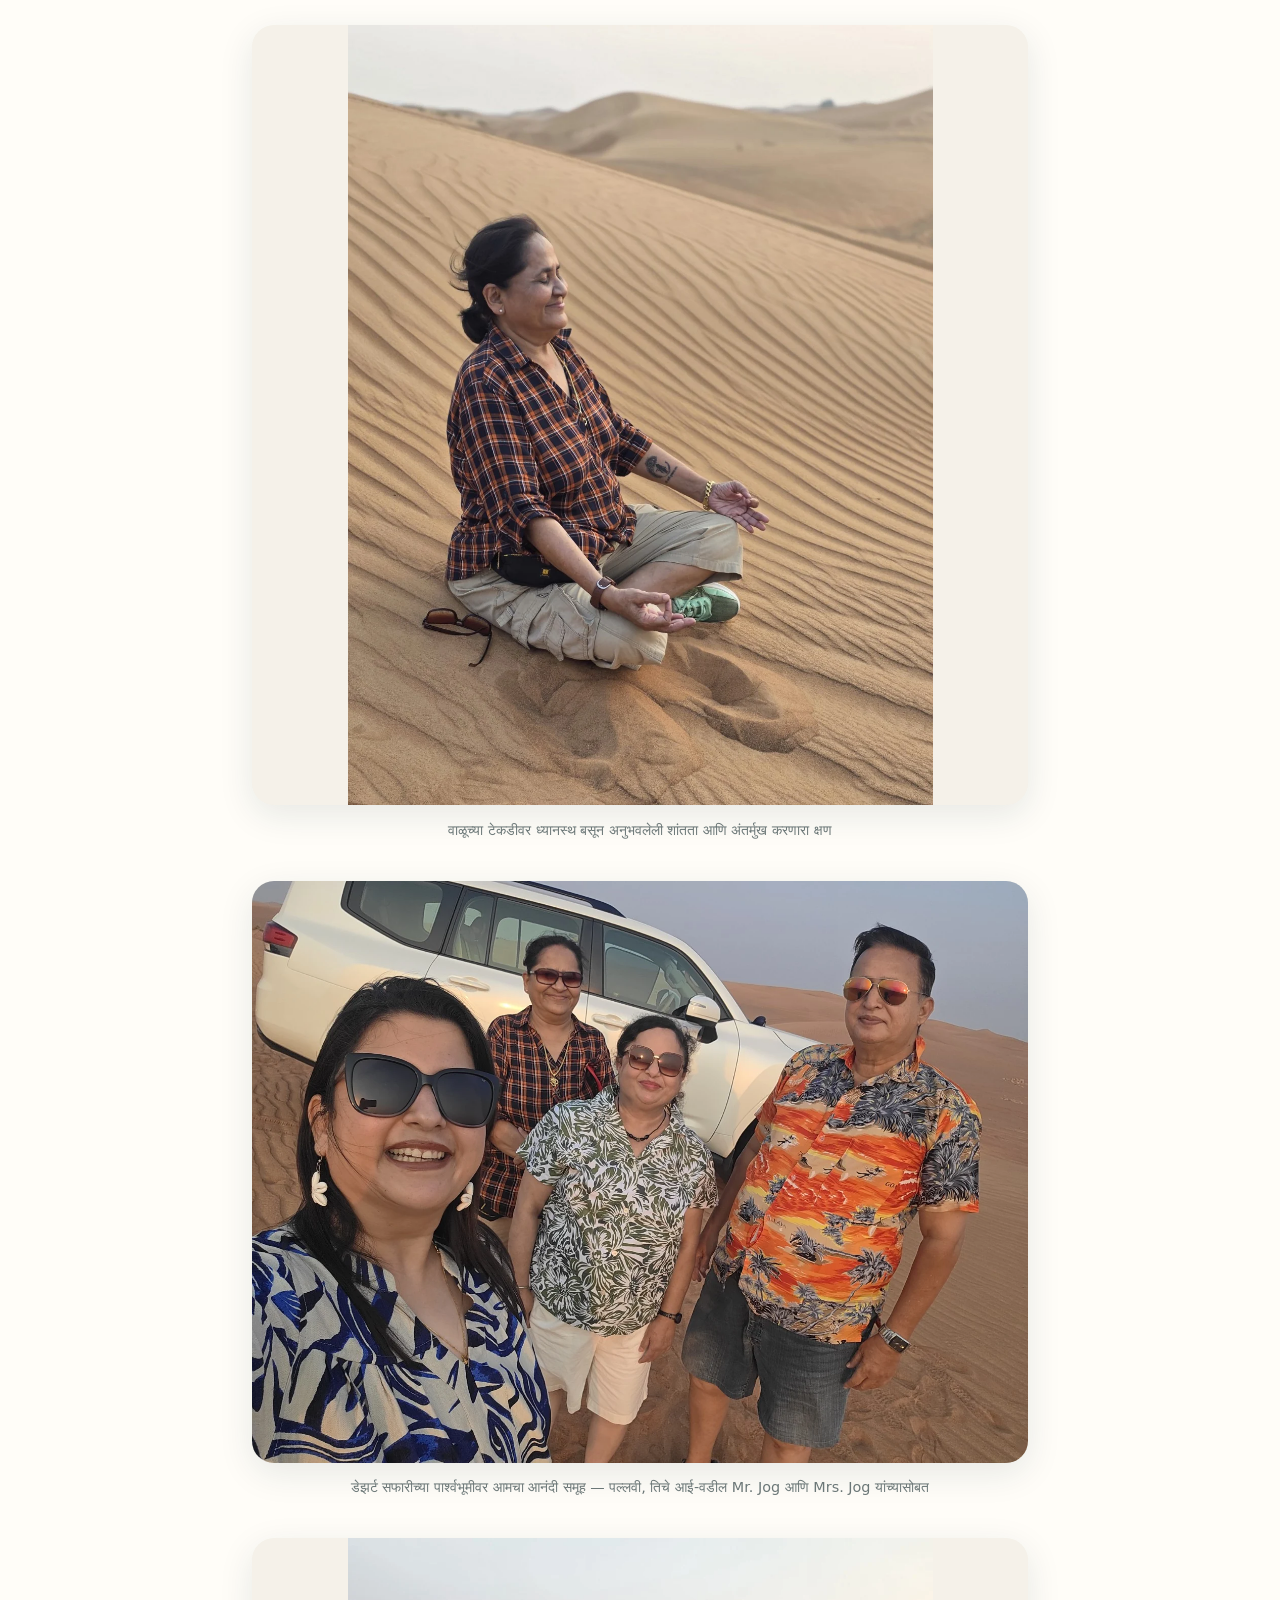
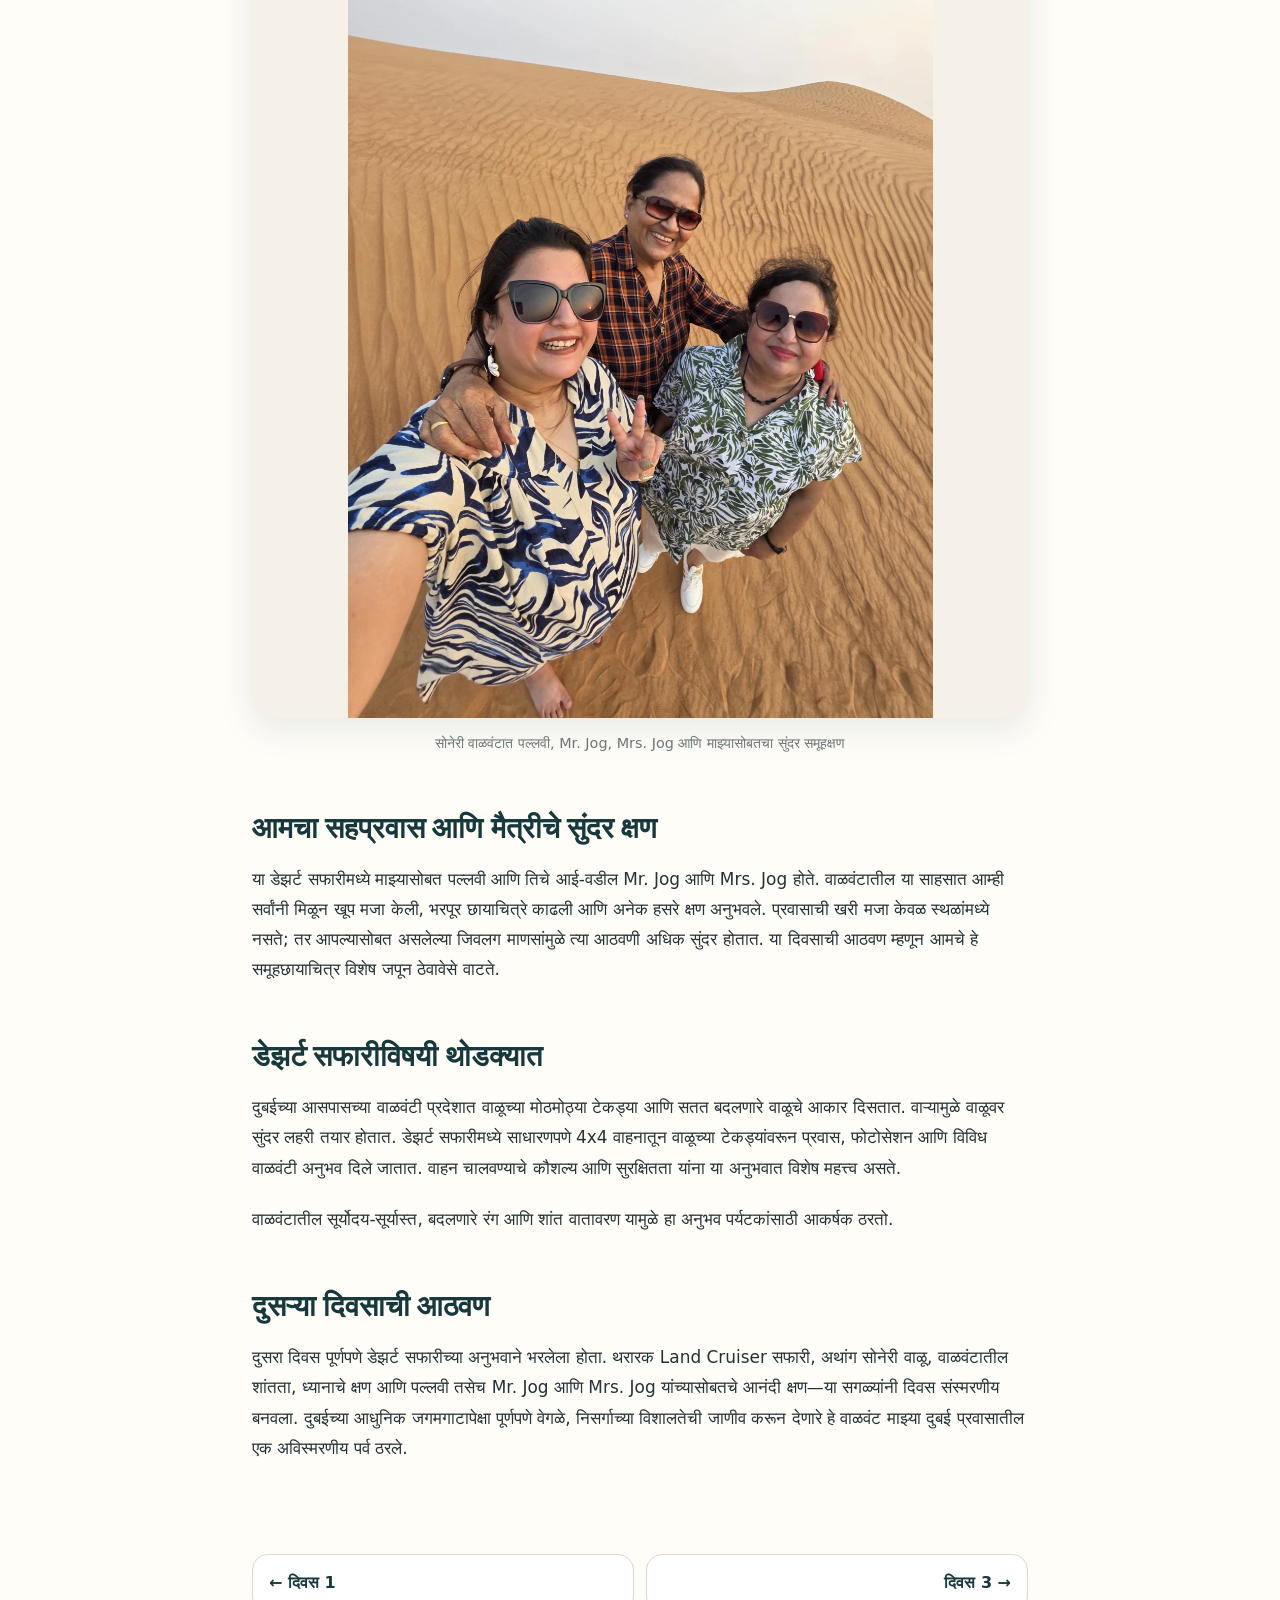
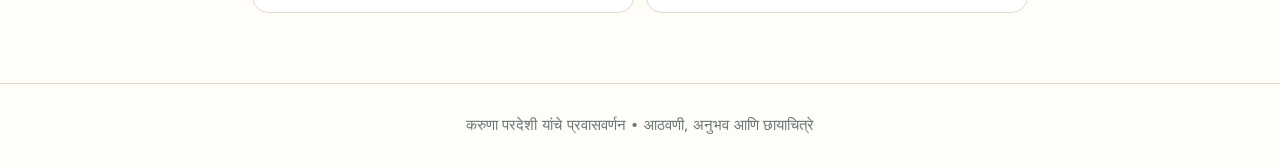
<file: day-2.html>
<!doctype html><html lang="mr"><head><meta charset="utf-8"><meta name="viewport" content="width=device-width,initial-scale=1"><meta name="theme-color" content="#17383c"><link rel="stylesheet" href="assets/css/style.css"><script defer src="assets/js/site.js"></script><title>दुबई प्रवासवर्णन – दिवस दुसरा | करुणा परदेशी</title><meta name="description" content="डेझर्ट सफारी—वाळवंटातील थरार, शांतता, ध्यान आणि सोबतींसोबतचे अविस्मरणीय क्षण."></head><body><header class="site-header"><nav class="nav"><a class="brand" href="index.html">करुणा <span>परदेशी</span> • प्रवासवाटा</a><div class="nav-links"><a class="home-link" href="index.html">मुखपृष्ठ</a><a href="index.html#journey">प्रवासाचे दिवस</a><a href="index.html#about">लेखिकेबद्दल</a></div></nav></header><main><div class="article-hero"><div class="breadcrumbs"><a href="index.html">मुखपृष्ठ</a> / दिवस 2</div><div class="eyebrow">दुबई प्रवास • दिवस 2</div><h1>दुबई प्रवासवर्णन – दिवस दुसरा</h1><p class="subtitle">डेझर्ट सफारी : वाळवंटातील थरार, शांतता आणि अविस्मरणीय अनुभव</p></div><article class="article"><p class="article-intro">दुसऱ्या दिवशी दुपारपर्यंत आम्ही हॉटेलमध्ये निवांत विश्रांती घेतली. साधारण अडीच वाजता सर्वजण झोपेतून उठलो, फ्रेश झालो आणि दिवसाच्या खास आकर्षणासाठी सज्ज झालो. आजचा दिवस होता दुबईची जगप्रसिद्ध डेझर्ट सफारी अनुभवण्याचा! दुबई म्हटले की गगनचुंबी इमारती, आधुनिक वास्तू आणि झगमगाट डोळ्यांसमोर येतो; पण या शहराच्या आसपास पसरलेले विशाल, सोनेरी वाळवंट हेही दुबईच्या ओळखीचे एक महत्त्वाचे वैशिष्ट्य आहे.</p><h2>सोनेरी वाळवंटाचे पहिले दर्शन</h2><p>लांबवर पसरलेल्या पिवळसर-सोनेरी वाळूच्या उंचसखल टेकड्या पाहताना अक्षरशः आपण एखाद्या वेगळ्याच जगात आलो आहोत असे वाटत होते. महाराष्ट्रात वाढलेल्या आपल्याला हिरवीगार शेती, पाणी, झाडे, गाई-म्हशी आणि निसर्गाची समृद्धी पाहण्याची सवय आहे. त्यामुळे डोळ्यांसमोर मैलोनमैल फक्त वाळूच वाळू दिसणे हा माझ्यासाठी एक वेगळाच अनुभव होता.</p><p>निसर्गाने प्रत्येक प्रदेशाला त्याचे वेगळे वैशिष्ट्य दिले आहे. येथे शेतीची हिरवाई कमी असली, तरी तेलसंपत्ती, व्यापार, आधुनिक उद्योग आणि जागतिक दर्जाच्या विकासातून दुबईने आपली स्वतंत्र ओळख निर्माण केली आहे. त्या पार्श्वभूमीवर वाळवंटातील जीवन आणि त्यातून उभे राहिलेले हे आधुनिक शहर यांचा विरोधाभास मनाला विशेष जाणवला.</p><h2>डेझर्ट सफारीचा थरार</h2><p>आम्ही डेझर्ट सफारीसाठी Land Cruiser गाडी घेतली होती. वाळवंटात वाहन चालवणाऱ्या चालकांना अशा प्रकारच्या वाळूच्या टेकड्यांवर वाहन हाताळण्यासाठी विशेष प्रशिक्षण दिलेले असते. त्यामुळे आमचा ड्रायव्हर अतिशय आत्मविश्वासाने आणि कौशल्याने गाडी चालवत होता.</p><p>गाडी वाळूच्या टेकडीच्या कडेला चढत जाते आणि अचानक उतारावरून वेगाने खाली येते, पुन्हा वर चढते आणि वाळूच्या लाटांसारख्या टेकड्यांमधून पुढे सरकत राहते. त्या क्षणी मनात थोडी धाकधूक आणि त्याच वेळी प्रचंड उत्सुकता—असा विलक्षण संगम जाणवत होता. थोडे धाडस आणि भरपूर उत्साह असेल तर हा अनुभव आयुष्यभर लक्षात राहील, हे नक्की! आम्ही हा थरार मनापासून अनुभवला आणि भरपूर छायाचित्रेही काढली.</p><h2>वाळवंटात माझे ध्यान — एक वेगळाच आध्यात्मिक अनुभव</h2><p>योग आणि ध्यानाशी माझे नाते असल्यामुळे वाळवंटातील शांतता मला विशेष भावली. चारही बाजूंना पसरलेली निःशब्द वाळू, वाऱ्याने तयार केलेल्या लहरी आणि दूरवर दिसणाऱ्या टेकड्या—या सगळ्यांच्या मध्यभागी काही क्षण ध्यानस्थ बसताना मन अगदी शांत झाले. त्या क्षणी दुबईच्या झगमगाटापेक्षा या वाळवंटाची साधी, निःशब्द सुंदरता मला अधिक जवळची वाटली. या क्षणांचे माझ्या छायाचित्रांमध्ये जतन झालेले रूप माझ्यासाठी या प्रवासातील खास आठवण आहे.</p><figure data-open="1"><img loading="lazy" src="assets/images/day-2/01.webp" alt="डेझर्ट सफारीतील माझा Land Cruiser सोबतचा अविस्मरणीय क्षण"><figcaption>डेझर्ट सफारीतील माझा Land Cruiser सोबतचा अविस्मरणीय क्षण</figcaption></figure><figure data-open="1"><img loading="lazy" src="assets/images/day-2/02.webp" alt="सोनेरी वाळवंटात निवांत बसलेला माझा आनंदी क्षण"><figcaption>सोनेरी वाळवंटात निवांत बसलेला माझा आनंदी क्षण</figcaption></figure><figure data-open="1"><img loading="lazy" src="assets/images/day-2/03.webp" alt="वाळूच्या विस्तीर्ण टेकड्यांच्या सान्निध्यातील माझा निवांत क्षण"><figcaption>वाळूच्या विस्तीर्ण टेकड्यांच्या सान्निध्यातील माझा निवांत क्षण</figcaption></figure><figure data-open="1"><img loading="lazy" src="assets/images/day-2/04.webp" alt="वाळवंटाच्या शांत, लयबद्ध वाळूत ध्यानस्थ मुद्रा — निसर्गाशी एकरूप झाल्याचा सुंदर अनुभव"><figcaption>वाळवंटाच्या शांत, लयबद्ध वाळूत ध्यानस्थ मुद्रा — निसर्गाशी एकरूप झाल्याचा सुंदर अनुभव</figcaption></figure><figure data-open="1"><img loading="lazy" src="assets/images/day-2/05.webp" alt="वाळूच्या टेकडीवर ध्यानस्थ बसून अनुभवलेली शांतता आणि अंतर्मुख करणारा क्षण"><figcaption>वाळूच्या टेकडीवर ध्यानस्थ बसून अनुभवलेली शांतता आणि अंतर्मुख करणारा क्षण</figcaption></figure><figure data-open="1"><img loading="lazy" src="assets/images/day-2/06.webp" alt="डेझर्ट सफारीच्या पार्श्वभूमीवर आमचा आनंदी समूह — पल्लवी, तिचे आई-वडील Mr. Jog आणि Mrs. Jog यांच्यासोबत"><figcaption>डेझर्ट सफारीच्या पार्श्वभूमीवर आमचा आनंदी समूह — पल्लवी, तिचे आई-वडील Mr. Jog आणि Mrs. Jog यांच्यासोबत</figcaption></figure><figure data-open="1"><img loading="lazy" src="assets/images/day-2/07.webp" alt="सोनेरी वाळवंटात पल्लवी, Mr. Jog, Mrs. Jog आणि माझ्यासोबतचा सुंदर समूहक्षण"><figcaption>सोनेरी वाळवंटात पल्लवी, Mr. Jog, Mrs. Jog आणि माझ्यासोबतचा सुंदर समूहक्षण</figcaption></figure><h2>आमचा सहप्रवास आणि मैत्रीचे सुंदर क्षण</h2><p>या डेझर्ट सफारीमध्ये माझ्यासोबत पल्लवी आणि तिचे आई-वडील Mr. Jog आणि Mrs. Jog होते. वाळवंटातील या साहसात आम्ही सर्वांनी मिळून खूप मजा केली, भरपूर छायाचित्रे काढली आणि अनेक हसरे क्षण अनुभवले. प्रवासाची खरी मजा केवळ स्थळांमध्ये नसते; तर आपल्यासोबत असलेल्या जिवलग माणसांमुळे त्या आठवणी अधिक सुंदर होतात. या दिवसाची आठवण म्हणून आमचे हे समूहछायाचित्र विशेष जपून ठेवावेसे वाटते.</p><h2>डेझर्ट सफारीविषयी थोडक्यात</h2><p>दुबईच्या आसपासच्या वाळवंटी प्रदेशात वाळूच्या मोठमोठ्या टेकड्या आणि सतत बदलणारे वाळूचे आकार दिसतात. वाऱ्यामुळे वाळूवर सुंदर लहरी तयार होतात. डेझर्ट सफारीमध्ये साधारणपणे 4x4 वाहनातून वाळूच्या टेकड्यांवरून प्रवास, फोटोसेशन आणि विविध वाळवंटी अनुभव दिले जातात. वाहन चालवण्याचे कौशल्य आणि सुरक्षितता यांना या अनुभवात विशेष महत्त्व असते.</p><p>वाळवंटातील सूर्योदय-सूर्यास्त, बदलणारे रंग आणि शांत वातावरण यामुळे हा अनुभव पर्यटकांसाठी आकर्षक ठरतो.</p><h2>दुसऱ्या दिवसाची आठवण</h2><p>दुसरा दिवस पूर्णपणे डेझर्ट सफारीच्या अनुभवाने भरलेला होता. थरारक Land Cruiser सफारी, अथांग सोनेरी वाळू, वाळवंटातील शांतता, ध्यानाचे क्षण आणि पल्लवी तसेच Mr. Jog आणि Mrs. Jog यांच्यासोबतचे आनंदी क्षण—या सगळ्यांनी दिवस संस्मरणीय बनवला. दुबईच्या आधुनिक जगमगाटापेक्षा पूर्णपणे वेगळे, निसर्गाच्या विशालतेची जाणीव करून देणारे हे वाळवंट माझ्या दुबई प्रवासातील एक अविस्मरणीय पर्व ठरले.</p></article><nav class="article-nav"><a href="day-1.html">← दिवस 1</a><a href="day-3.html">दिवस 3 →</a></nav></main><footer class="site-footer">करुणा परदेशी यांचे प्रवासवर्णन • आठवणी, अनुभव आणि छायाचित्रे</footer><div class="lightbox" aria-hidden="true"><button aria-label="Close">×</button><img alt="मोठे छायाचित्र"></div></body></html>
</file>
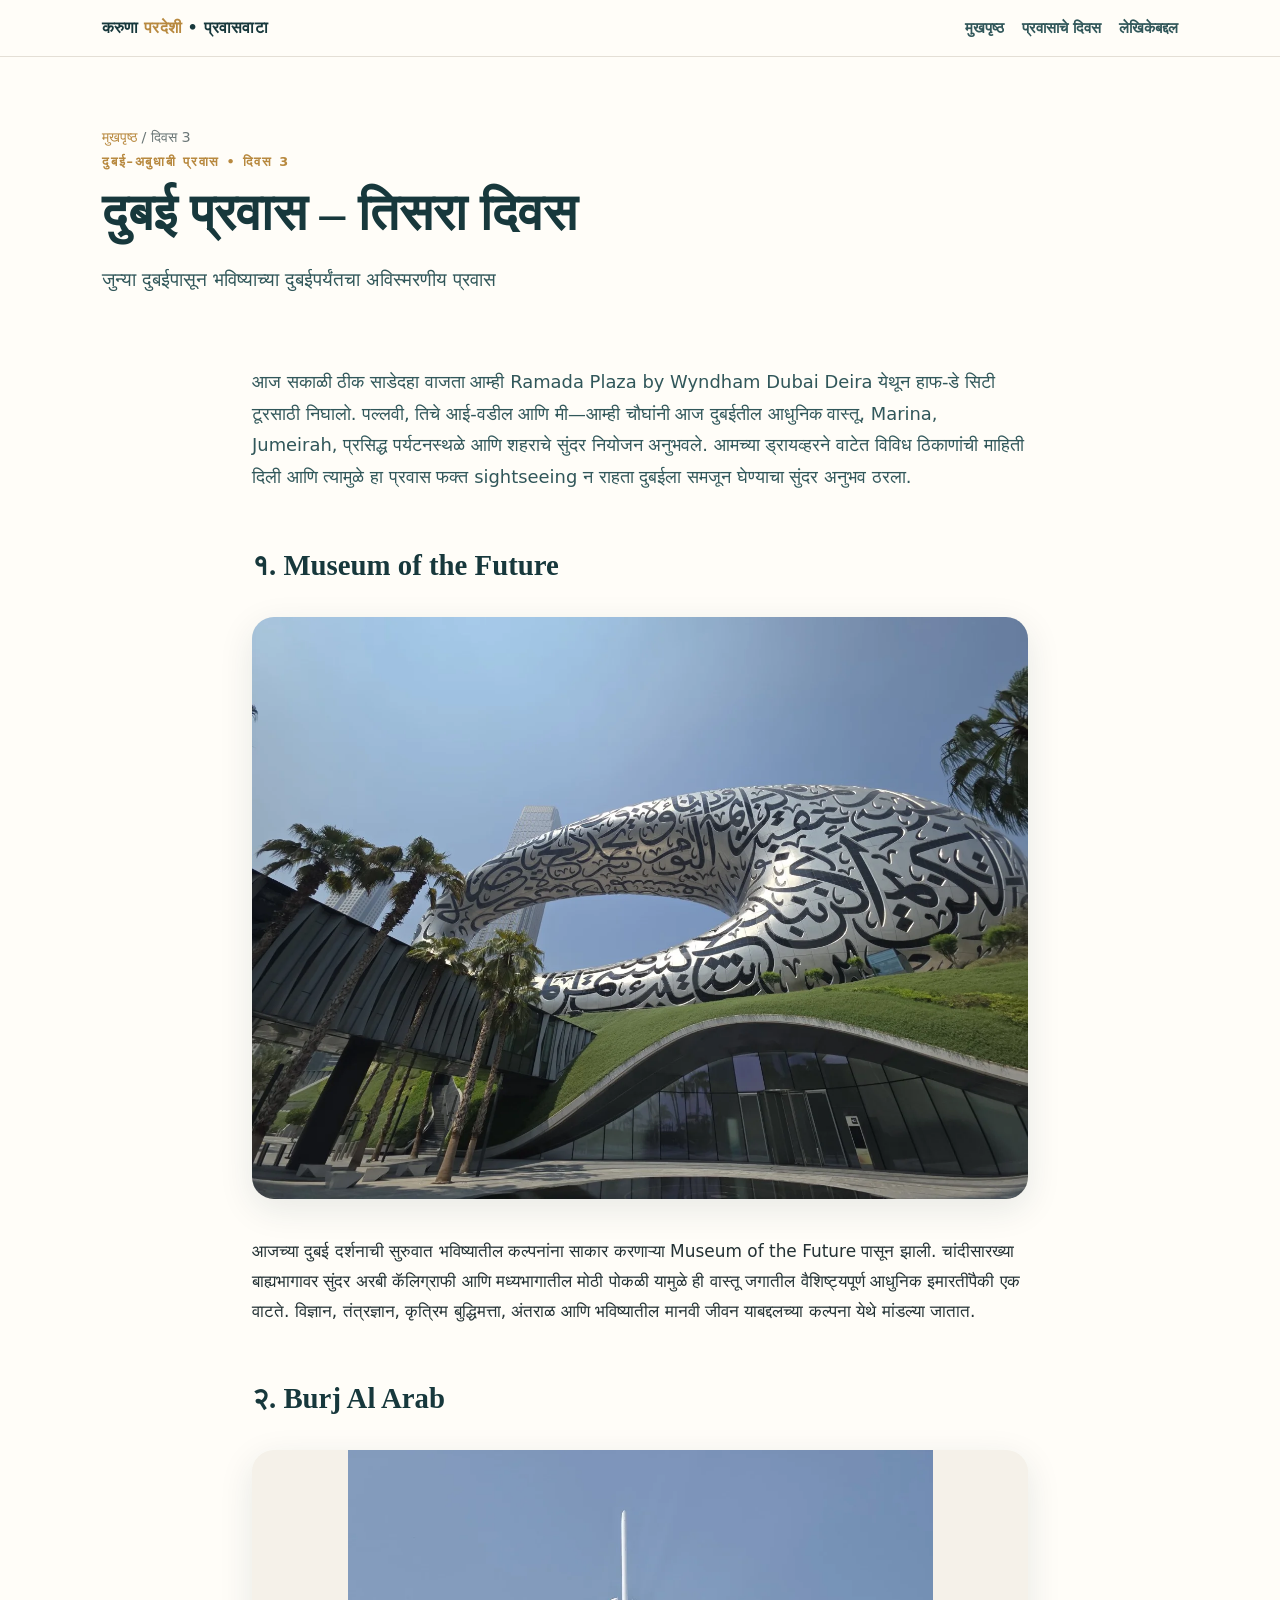
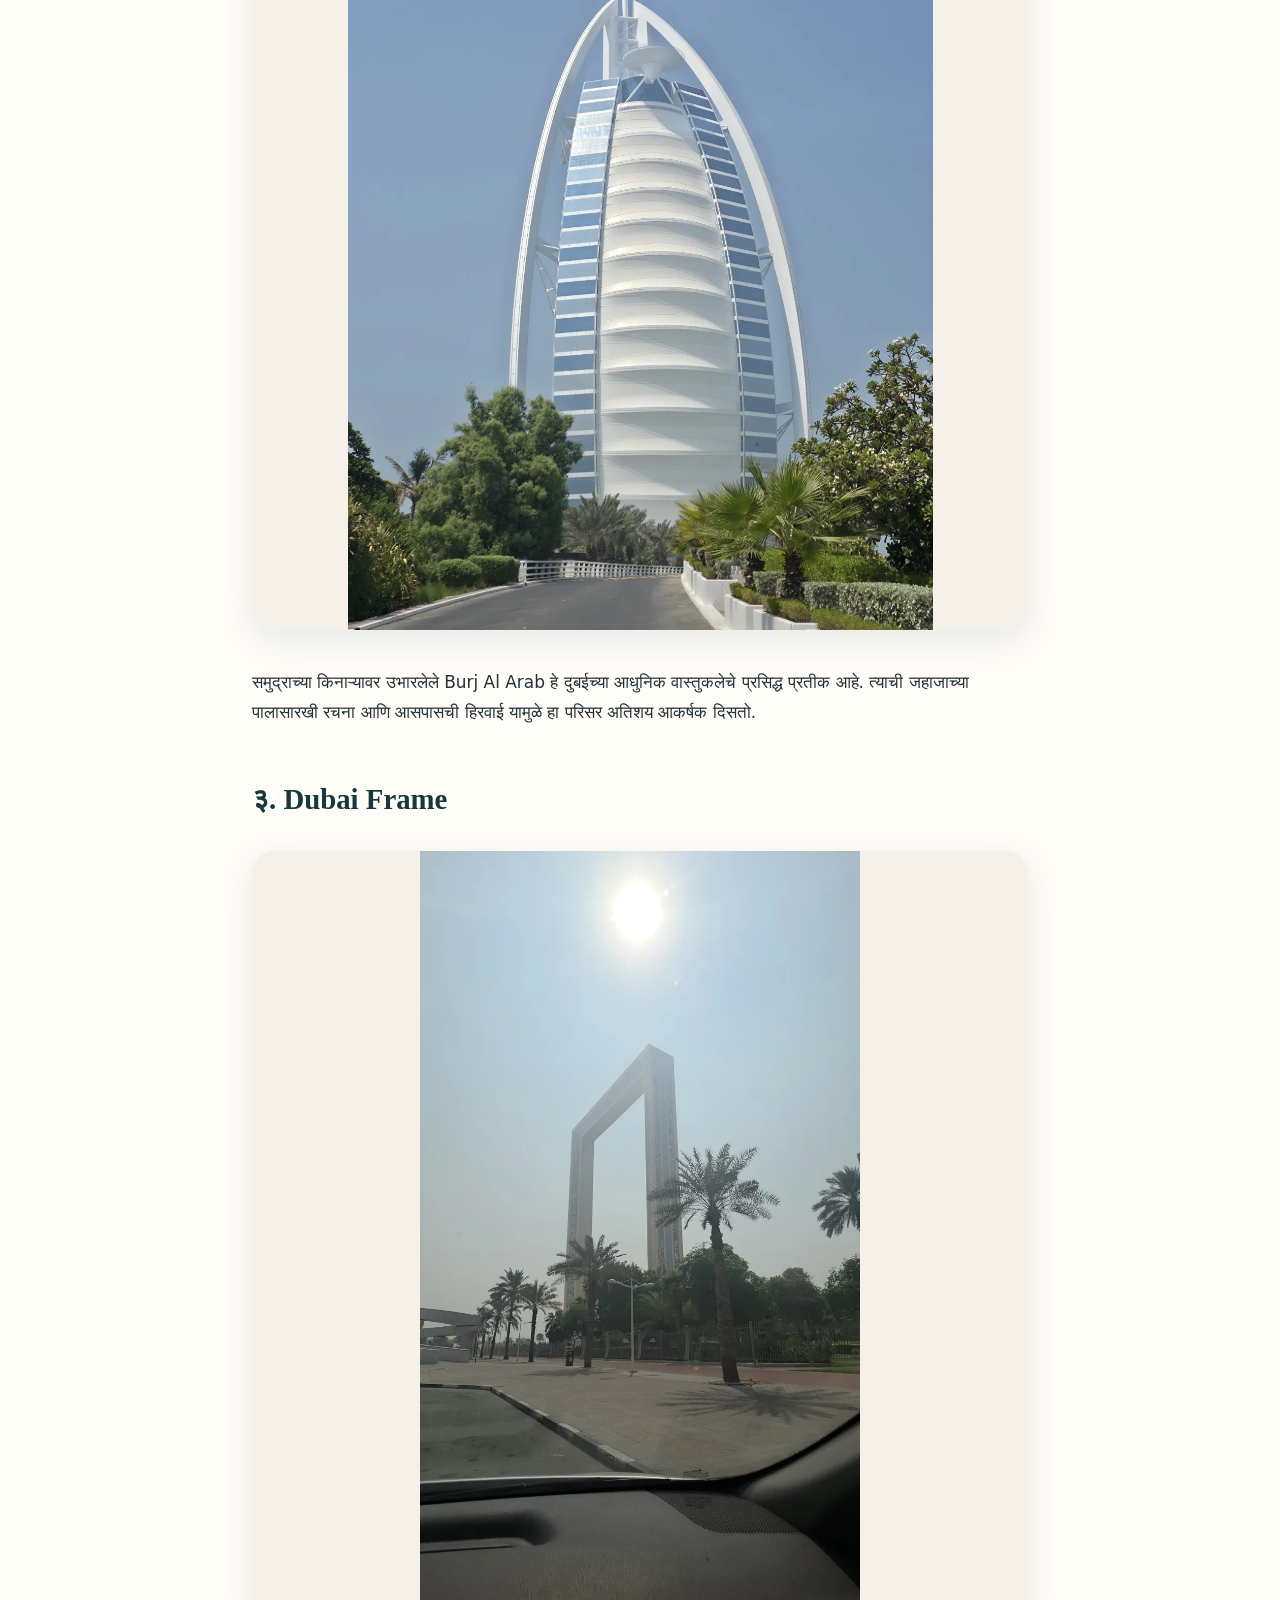
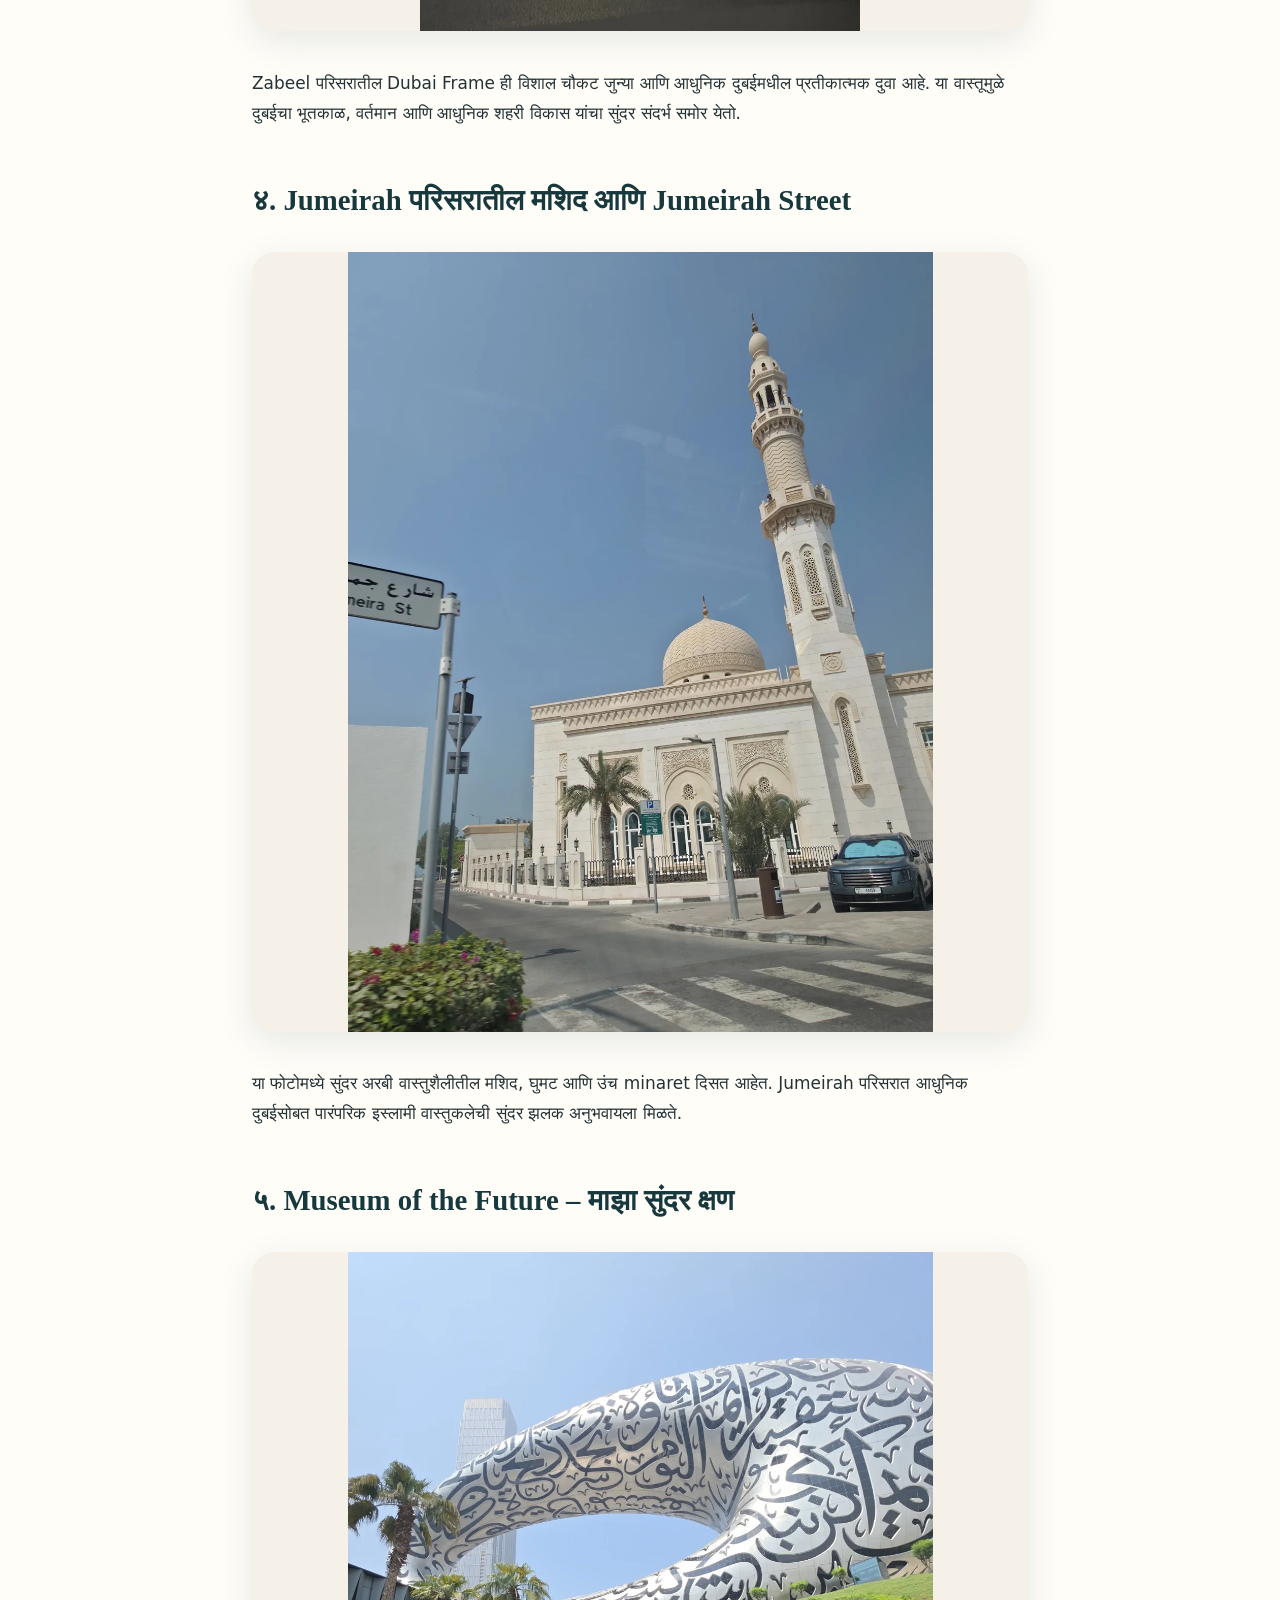
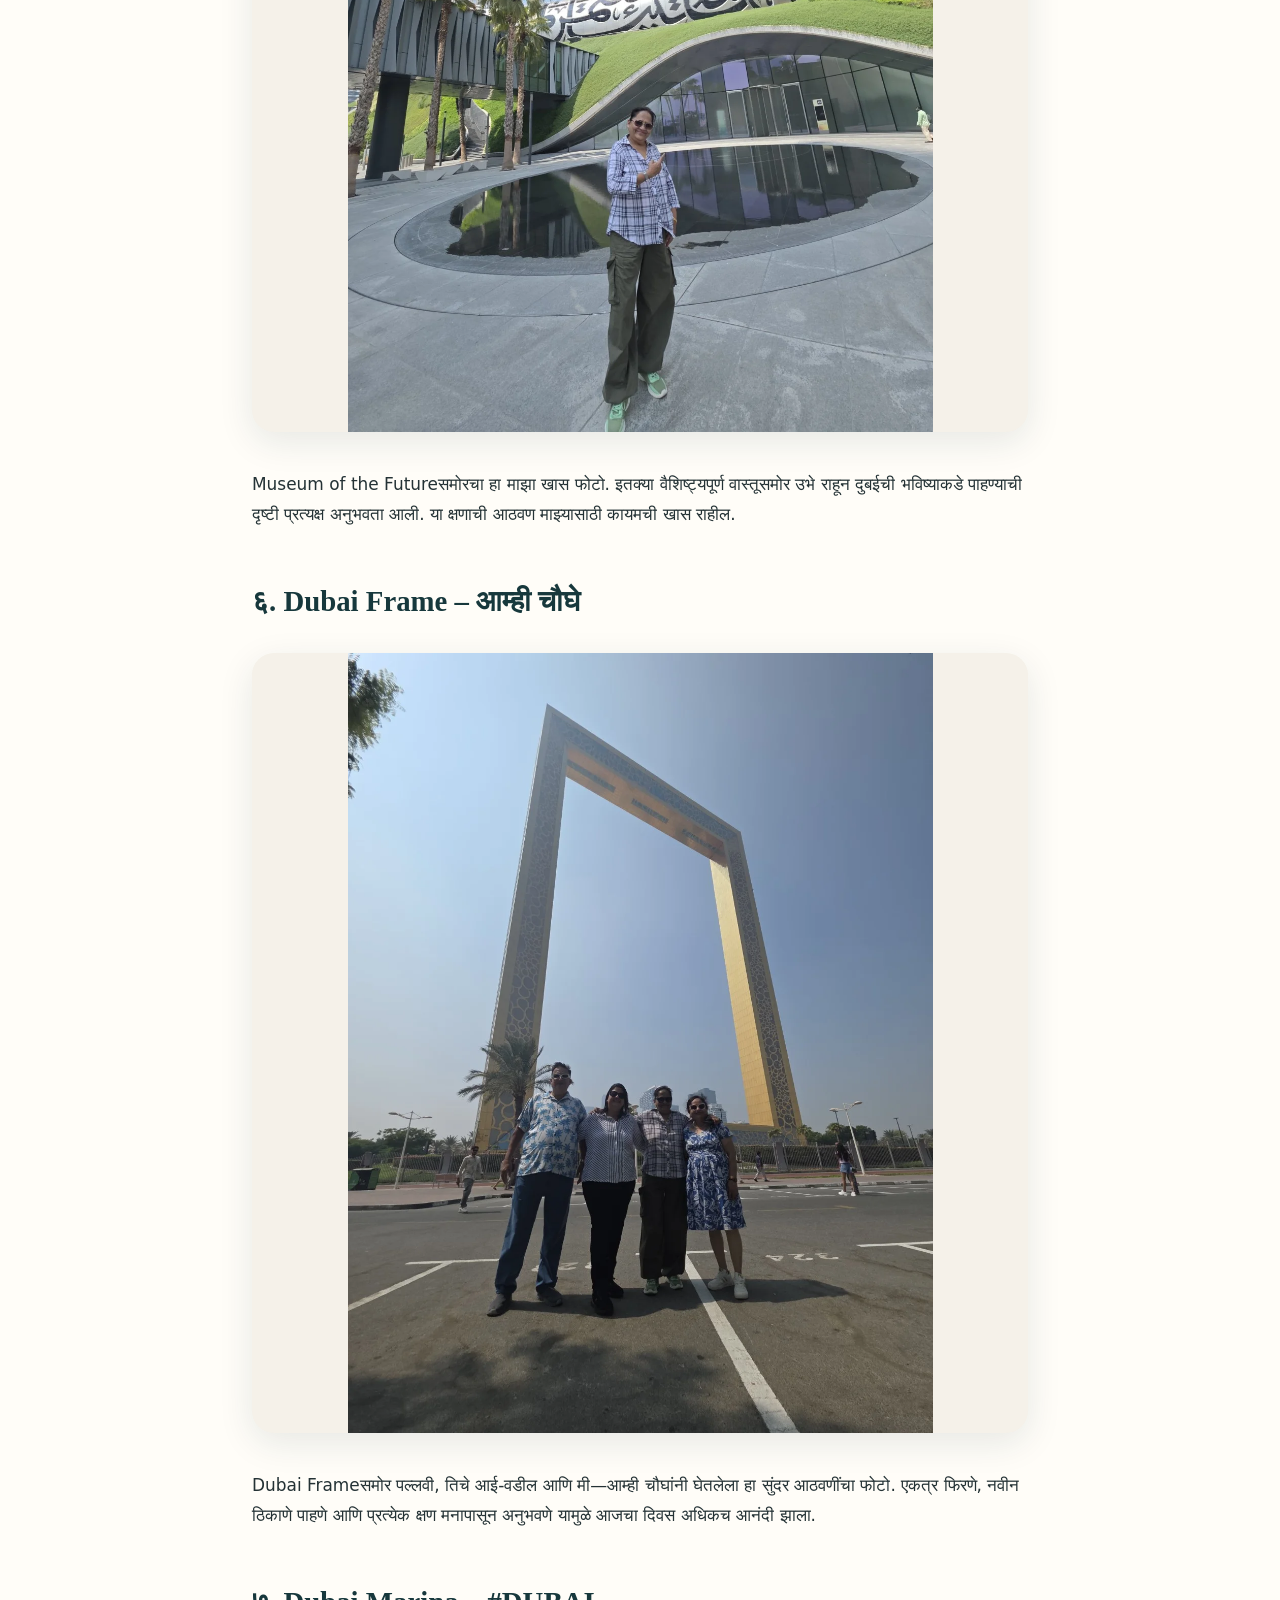
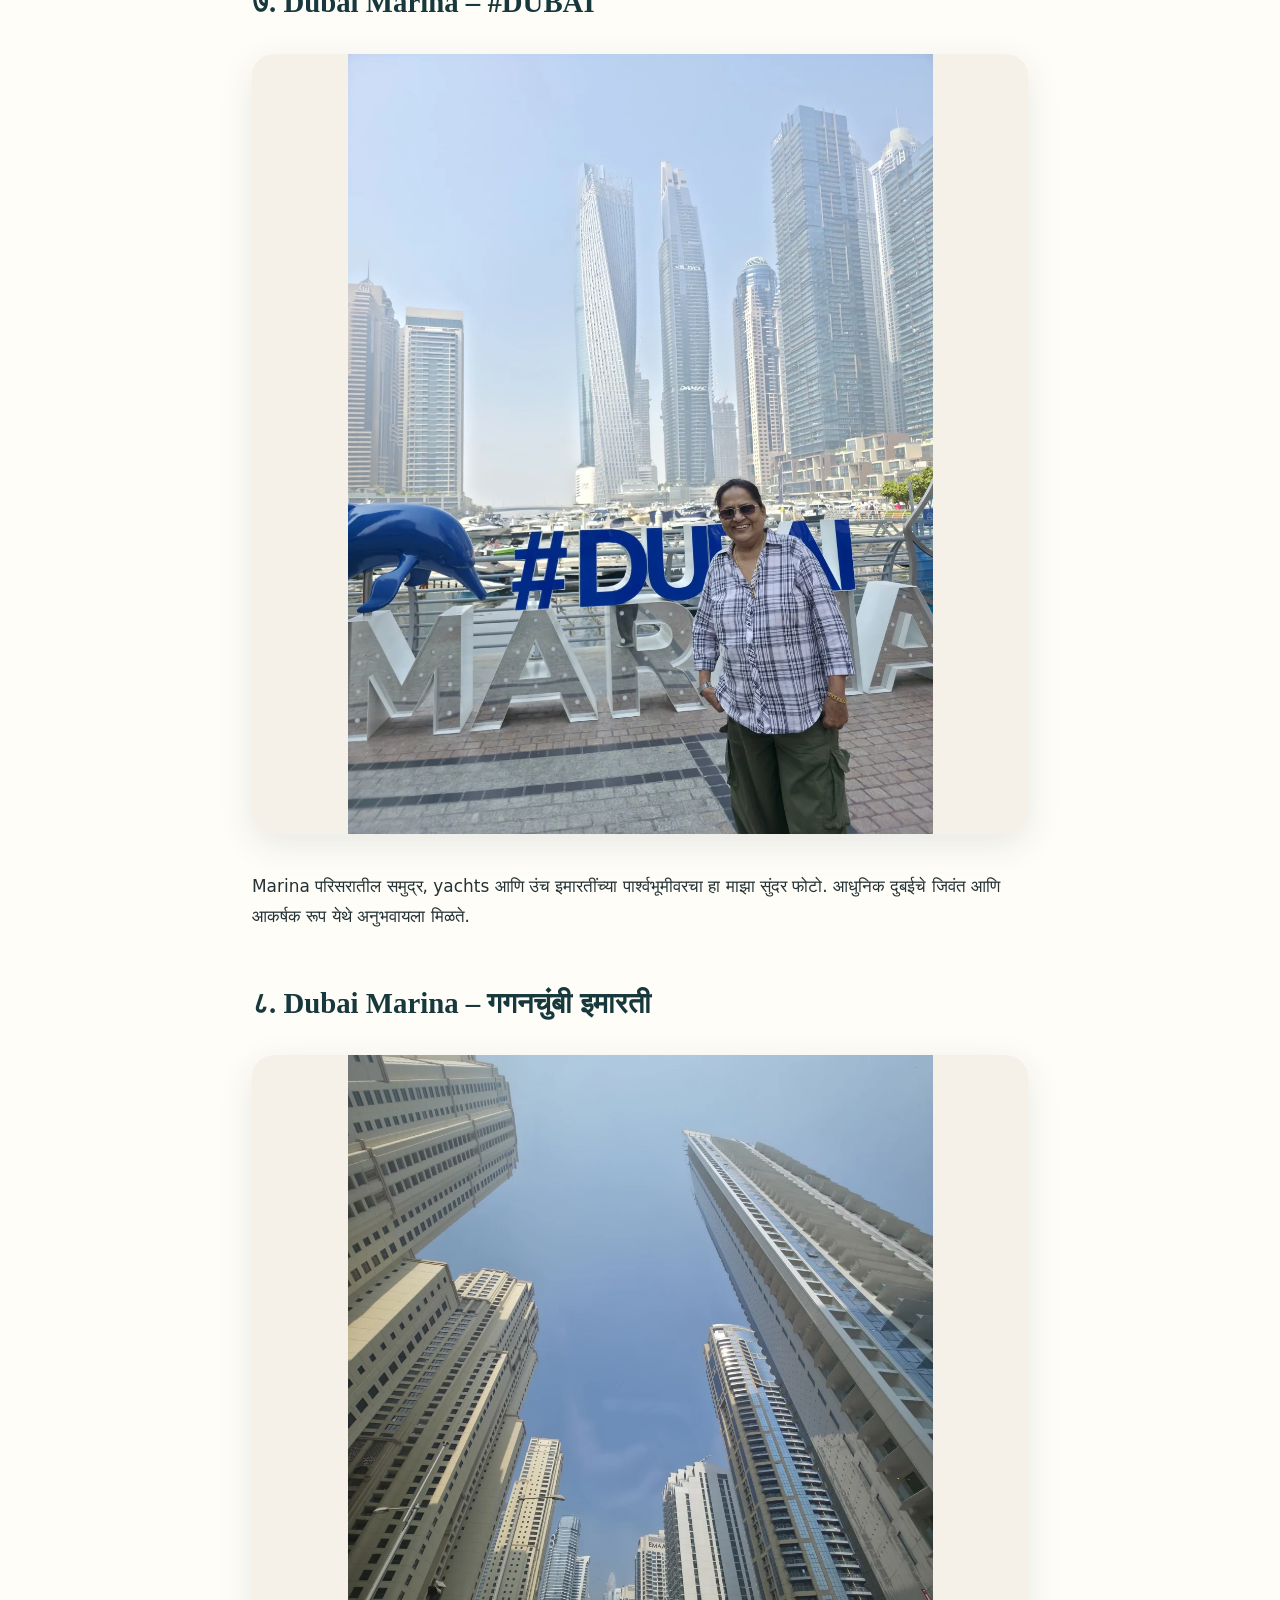
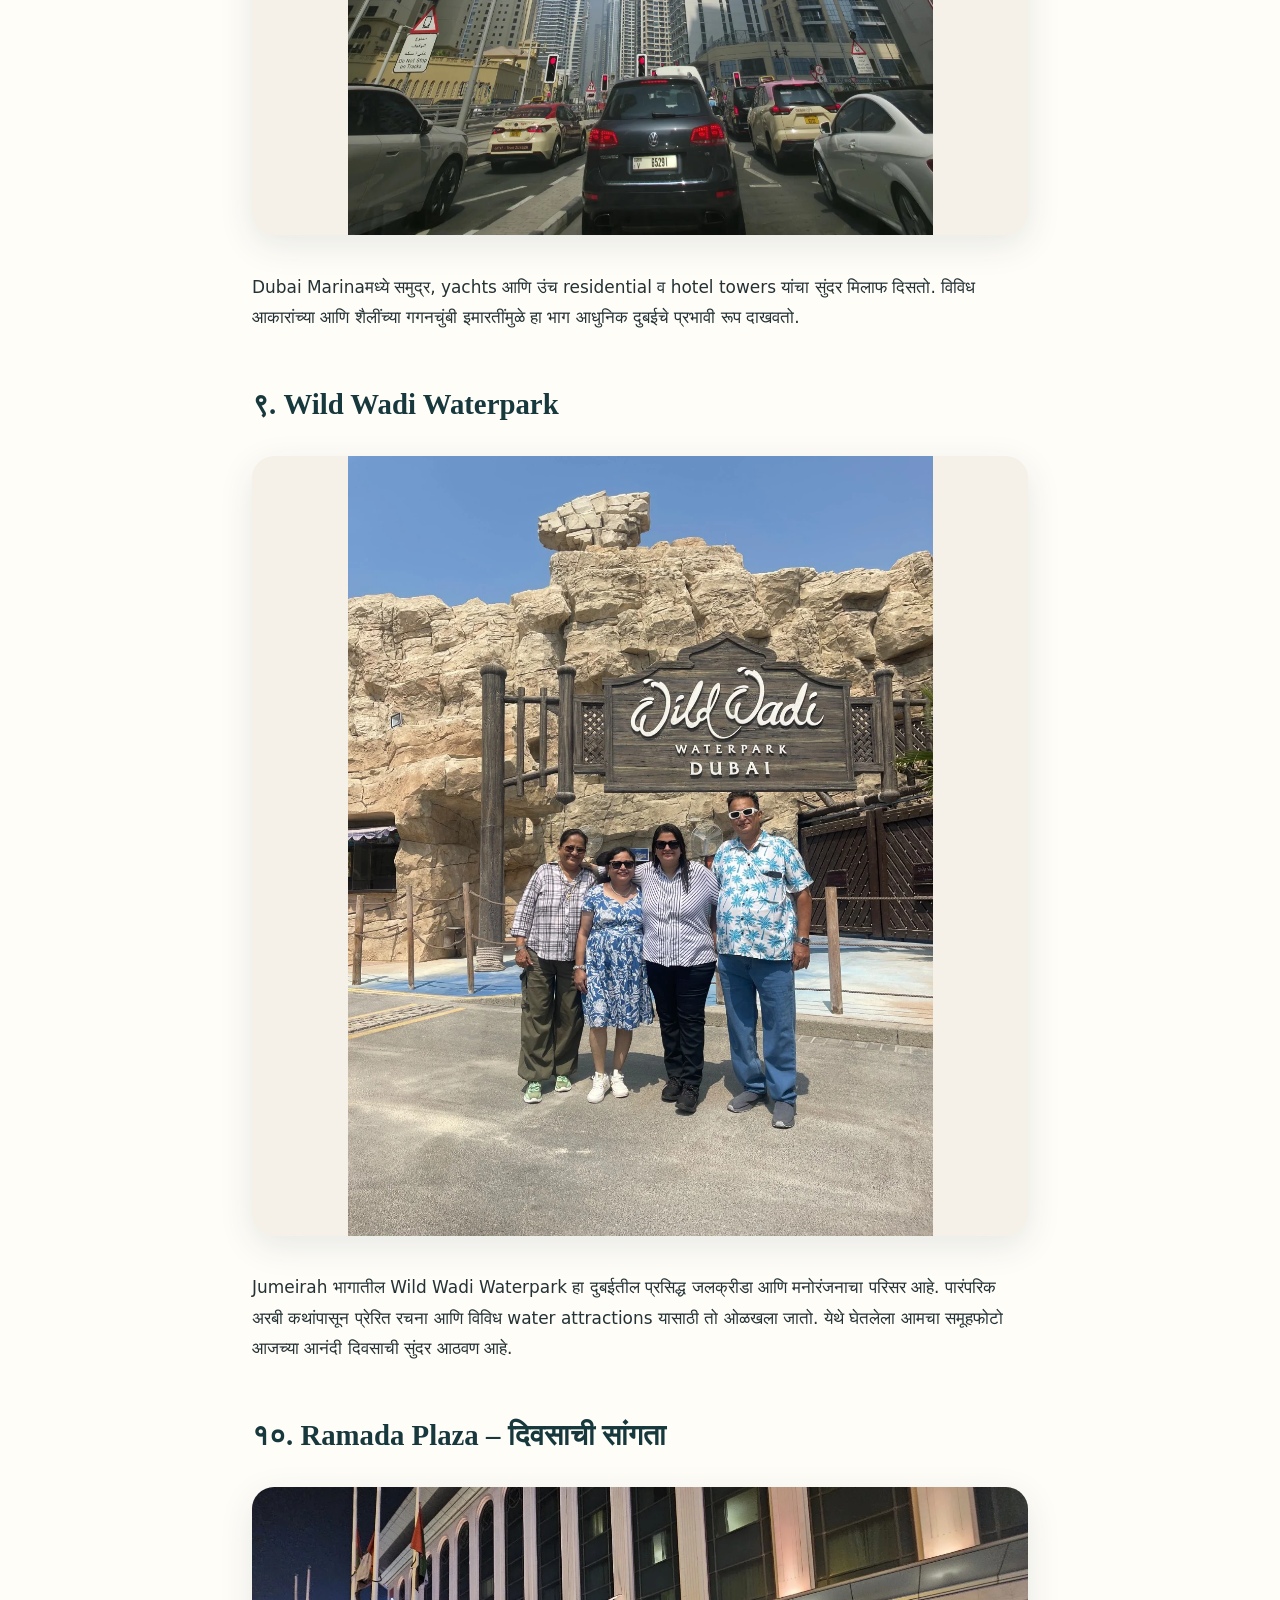
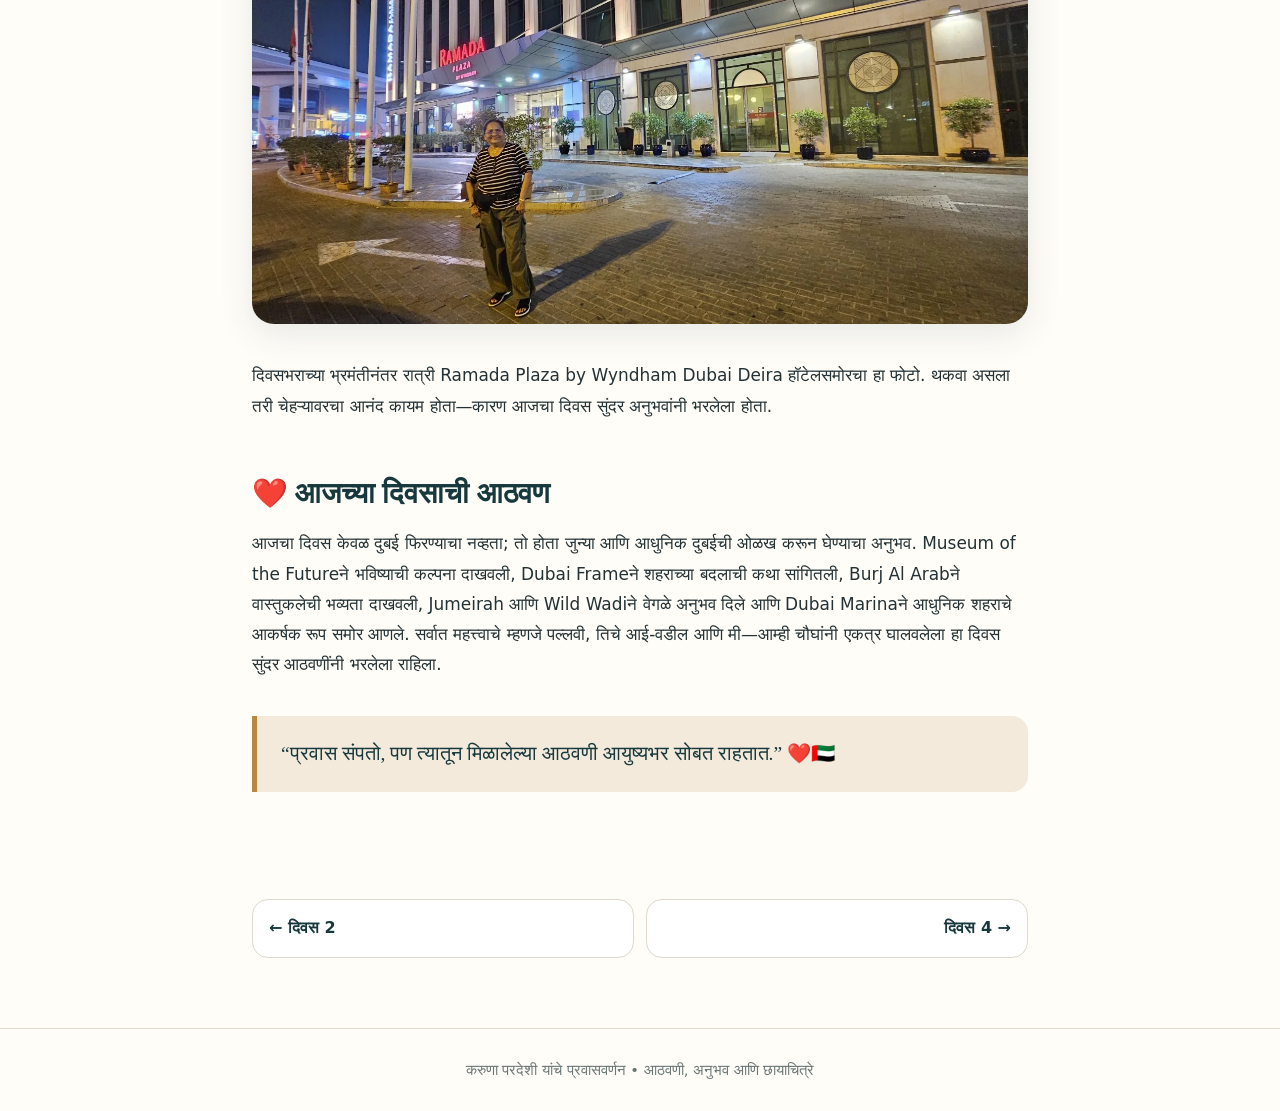
<file: day-3.html>
<!doctype html><html lang="mr"><head><meta charset="utf-8"><meta name="viewport" content="width=device-width,initial-scale=1"><meta name="theme-color" content="#17383c"><link rel="stylesheet" href="assets/css/style.css"><script defer src="assets/js/site.js"></script><title>दुबई प्रवास – तिसरा दिवस | करुणा परदेशी</title><meta name="description" content="Museum of the Future, Burj Al Arab, Dubai Frame, Jumeirah आणि Dubai Marina—दुबईच्या अनेक रूपांची सुंदर ओळख."></head><body><header class="site-header"><nav class="nav"><a class="brand" href="index.html">करुणा <span>परदेशी</span> • प्रवासवाटा</a><div class="nav-links"><a class="home-link" href="index.html">मुखपृष्ठ</a><a href="index.html#journey">प्रवासाचे दिवस</a><a href="index.html#about">लेखिकेबद्दल</a></div></nav></header>
<main><div class="article-hero"><div class="breadcrumbs"><a href="index.html">मुखपृष्ठ</a> / दिवस 3</div><div class="eyebrow">दुबई–अबुधाबी प्रवास • दिवस 3</div><h1>दुबई प्रवास – तिसरा दिवस</h1><p class="subtitle">जुन्या दुबईपासून भविष्याच्या दुबईपर्यंतचा अविस्मरणीय प्रवास</p></div>
<article class="article"><p class="article-intro">आज सकाळी ठीक साडेदहा वाजता आम्ही Ramada Plaza by Wyndham Dubai Deira येथून हाफ-डे सिटी टूरसाठी निघालो. पल्लवी, तिचे आई-वडील आणि मी—आम्ही चौघांनी आज दुबईतील आधुनिक वास्तू, Marina, Jumeirah, प्रसिद्ध पर्यटनस्थळे आणि शहराचे सुंदर नियोजन अनुभवले. आमच्या ड्रायव्हरने वाटेत विविध ठिकाणांची माहिती दिली आणि त्यामुळे हा प्रवास फक्त sightseeing न राहता दुबईला समजून घेण्याचा सुंदर अनुभव ठरला.</p>
<h2>१. Museum of the Future</h2>
<figure data-open="1"><img loading="lazy" src="assets/images/day-3/01.webp" alt="१. Museum of the Future"></figure>
<p>आजच्या दुबई दर्शनाची सुरुवात भविष्यातील कल्पनांना साकार करणाऱ्या Museum of the Future पासून झाली. चांदीसारख्या बाह्यभागावर सुंदर अरबी कॅलिग्राफी आणि मध्यभागातील मोठी पोकळी यामुळे ही वास्तू जगातील वैशिष्ट्यपूर्ण आधुनिक इमारतींपैकी एक वाटते. विज्ञान, तंत्रज्ञान, कृत्रिम बुद्धिमत्ता, अंतराळ आणि भविष्यातील मानवी जीवन याबद्दलच्या कल्पना येथे मांडल्या जातात.</p>
<h2>२. Burj Al Arab</h2>
<figure data-open="1"><img loading="lazy" src="assets/images/day-3/02.webp" alt="२. Burj Al Arab"></figure>
<p>समुद्राच्या किनाऱ्यावर उभारलेले Burj Al Arab हे दुबईच्या आधुनिक वास्तुकलेचे प्रसिद्ध प्रतीक आहे. त्याची जहाजाच्या पालासारखी रचना आणि आसपासची हिरवाई यामुळे हा परिसर अतिशय आकर्षक दिसतो.</p>
<h2>३. Dubai Frame</h2>
<figure data-open="1"><img loading="lazy" src="assets/images/day-3/03.webp" alt="३. Dubai Frame"></figure>
<p>Zabeel परिसरातील Dubai Frame ही विशाल चौकट जुन्या आणि आधुनिक दुबईमधील प्रतीकात्मक दुवा आहे. या वास्तूमुळे दुबईचा भूतकाळ, वर्तमान आणि आधुनिक शहरी विकास यांचा सुंदर संदर्भ समोर येतो.</p>
<h2>४. Jumeirah परिसरातील मशिद आणि Jumeirah Street</h2>
<figure data-open="1"><img loading="lazy" src="assets/images/day-3/04.webp" alt="४. Jumeirah परिसरातील मशिद आणि Jumeirah Street"></figure>
<p>या फोटोमध्ये सुंदर अरबी वास्तुशैलीतील मशिद, घुमट आणि उंच minaret दिसत आहेत. Jumeirah परिसरात आधुनिक दुबईसोबत पारंपरिक इस्लामी वास्तुकलेची सुंदर झलक अनुभवायला मिळते.</p>
<h2>५. Museum of the Future – माझा सुंदर क्षण</h2>
<figure data-open="1"><img loading="lazy" src="assets/images/day-3/05.webp" alt="५. Museum of the Future – माझा सुंदर क्षण"></figure>
<p>Museum of the Futureसमोरचा हा माझा खास फोटो. इतक्या वैशिष्ट्यपूर्ण वास्तूसमोर उभे राहून दुबईची भविष्याकडे पाहण्याची दृष्टी प्रत्यक्ष अनुभवता आली. या क्षणाची आठवण माझ्यासाठी कायमची खास राहील.</p>
<h2>६. Dubai Frame – आम्ही चौघे</h2>
<figure data-open="1"><img loading="lazy" src="assets/images/day-3/06.webp" alt="६. Dubai Frame – आम्ही चौघे"></figure>
<p>Dubai Frameसमोर पल्लवी, तिचे आई-वडील आणि मी—आम्ही चौघांनी घेतलेला हा सुंदर आठवणींचा फोटो. एकत्र फिरणे, नवीन ठिकाणे पाहणे आणि प्रत्येक क्षण मनापासून अनुभवणे यामुळे आजचा दिवस अधिकच आनंदी झाला.</p>
<h2>७. Dubai Marina – #DUBAI</h2>
<figure data-open="1"><img loading="lazy" src="assets/images/day-3/07.webp" alt="७. Dubai Marina – #DUBAI"></figure>
<p>Marina परिसरातील समुद्र, yachts आणि उंच इमारतींच्या पार्श्वभूमीवरचा हा माझा सुंदर फोटो. आधुनिक दुबईचे जिवंत आणि आकर्षक रूप येथे अनुभवायला मिळते.</p>
<h2>८. Dubai Marina – गगनचुंबी इमारती</h2>
<figure data-open="1"><img loading="lazy" src="assets/images/day-3/08.webp" alt="८. Dubai Marina – गगनचुंबी इमारती"></figure>
<p>Dubai Marinaमध्ये समुद्र, yachts आणि उंच residential व hotel towers यांचा सुंदर मिलाफ दिसतो. विविध आकारांच्या आणि शैलींच्या गगनचुंबी इमारतींमुळे हा भाग आधुनिक दुबईचे प्रभावी रूप दाखवतो.</p>
<h2>९. Wild Wadi Waterpark</h2>
<figure data-open="1"><img loading="lazy" src="assets/images/day-3/09.webp" alt="९. Wild Wadi Waterpark"></figure>
<p>Jumeirah भागातील Wild Wadi Waterpark हा दुबईतील प्रसिद्ध जलक्रीडा आणि मनोरंजनाचा परिसर आहे. पारंपरिक अरबी कथांपासून प्रेरित रचना आणि विविध water attractions यासाठी तो ओळखला जातो. येथे घेतलेला आमचा समूहफोटो आजच्या आनंदी दिवसाची सुंदर आठवण आहे.</p>
<h2>१०. Ramada Plaza – दिवसाची सांगता</h2>
<figure data-open="1"><img loading="lazy" src="assets/images/day-3/10.webp" alt="१०. Ramada Plaza – दिवसाची सांगता"></figure>
<p>दिवसभराच्या भ्रमंतीनंतर रात्री Ramada Plaza by Wyndham Dubai Deira हॉटेलसमोरचा हा फोटो. थकवा असला तरी चेहऱ्यावरचा आनंद कायम होता—कारण आजचा दिवस सुंदर अनुभवांनी भरलेला होता.</p>
<h2>❤️ आजच्या दिवसाची आठवण</h2>
<p>आजचा दिवस केवळ दुबई फिरण्याचा नव्हता; तो होता जुन्या आणि आधुनिक दुबईची ओळख करून घेण्याचा अनुभव. Museum of the Futureने भविष्याची कल्पना दाखवली, Dubai Frameने शहराच्या बदलाची कथा सांगितली, Burj Al Arabने वास्तुकलेची भव्यता दाखवली, Jumeirah आणि Wild Wadiने वेगळे अनुभव दिले आणि Dubai Marinaने आधुनिक शहराचे आकर्षक रूप समोर आणले. सर्वात महत्त्वाचे म्हणजे पल्लवी, तिचे आई-वडील आणि मी—आम्ही चौघांनी एकत्र घालवलेला हा दिवस सुंदर आठवणींनी भरलेला राहिला.</p>
<blockquote>“प्रवास संपतो, पण त्यातून मिळालेल्या आठवणी आयुष्यभर सोबत राहतात.” ❤️🇦🇪</blockquote></article><nav class="article-nav"><a href="day-2.html">← दिवस 2</a><a href="day-4.html">दिवस 4 →</a></nav></main><footer class="site-footer">करुणा परदेशी यांचे प्रवासवर्णन • आठवणी, अनुभव आणि छायाचित्रे</footer><div class="lightbox" aria-hidden="true"><button aria-label="Close">×</button><img alt="मोठे छायाचित्र"></div></body></html>
</file>
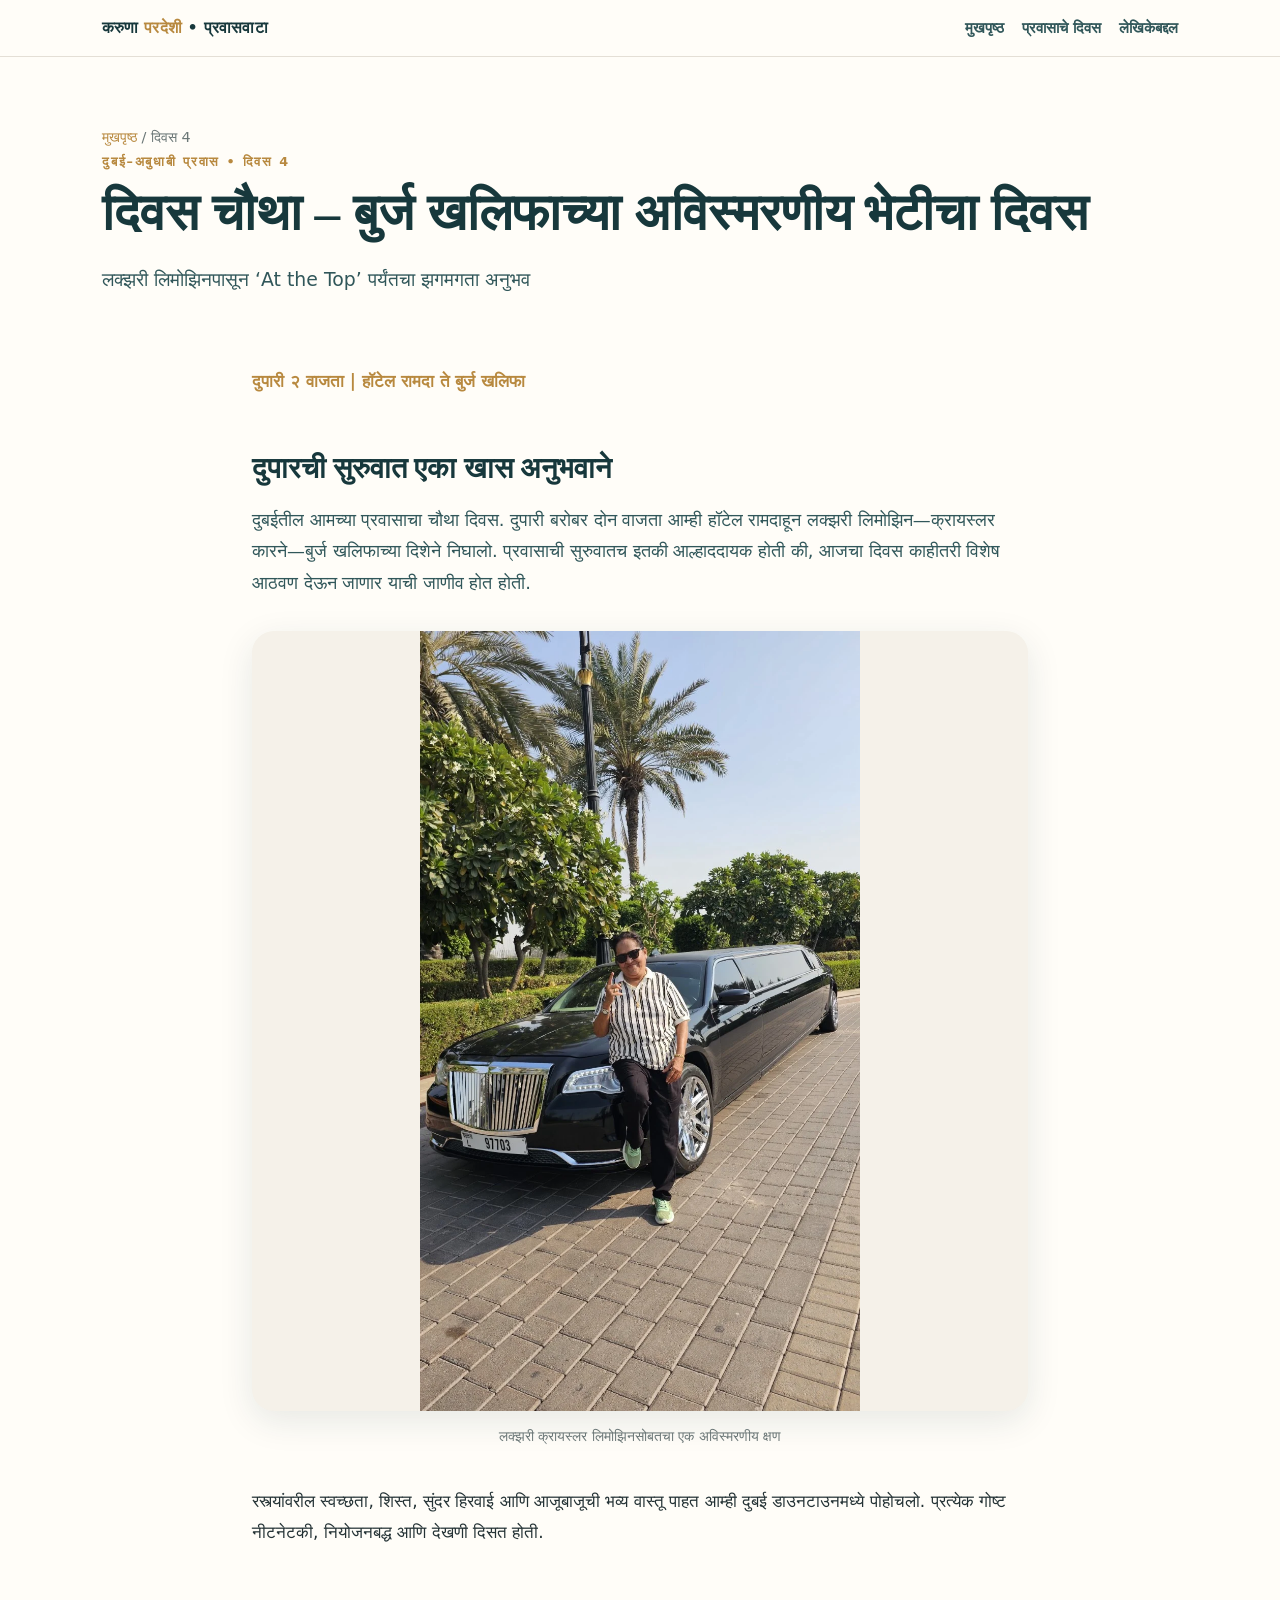
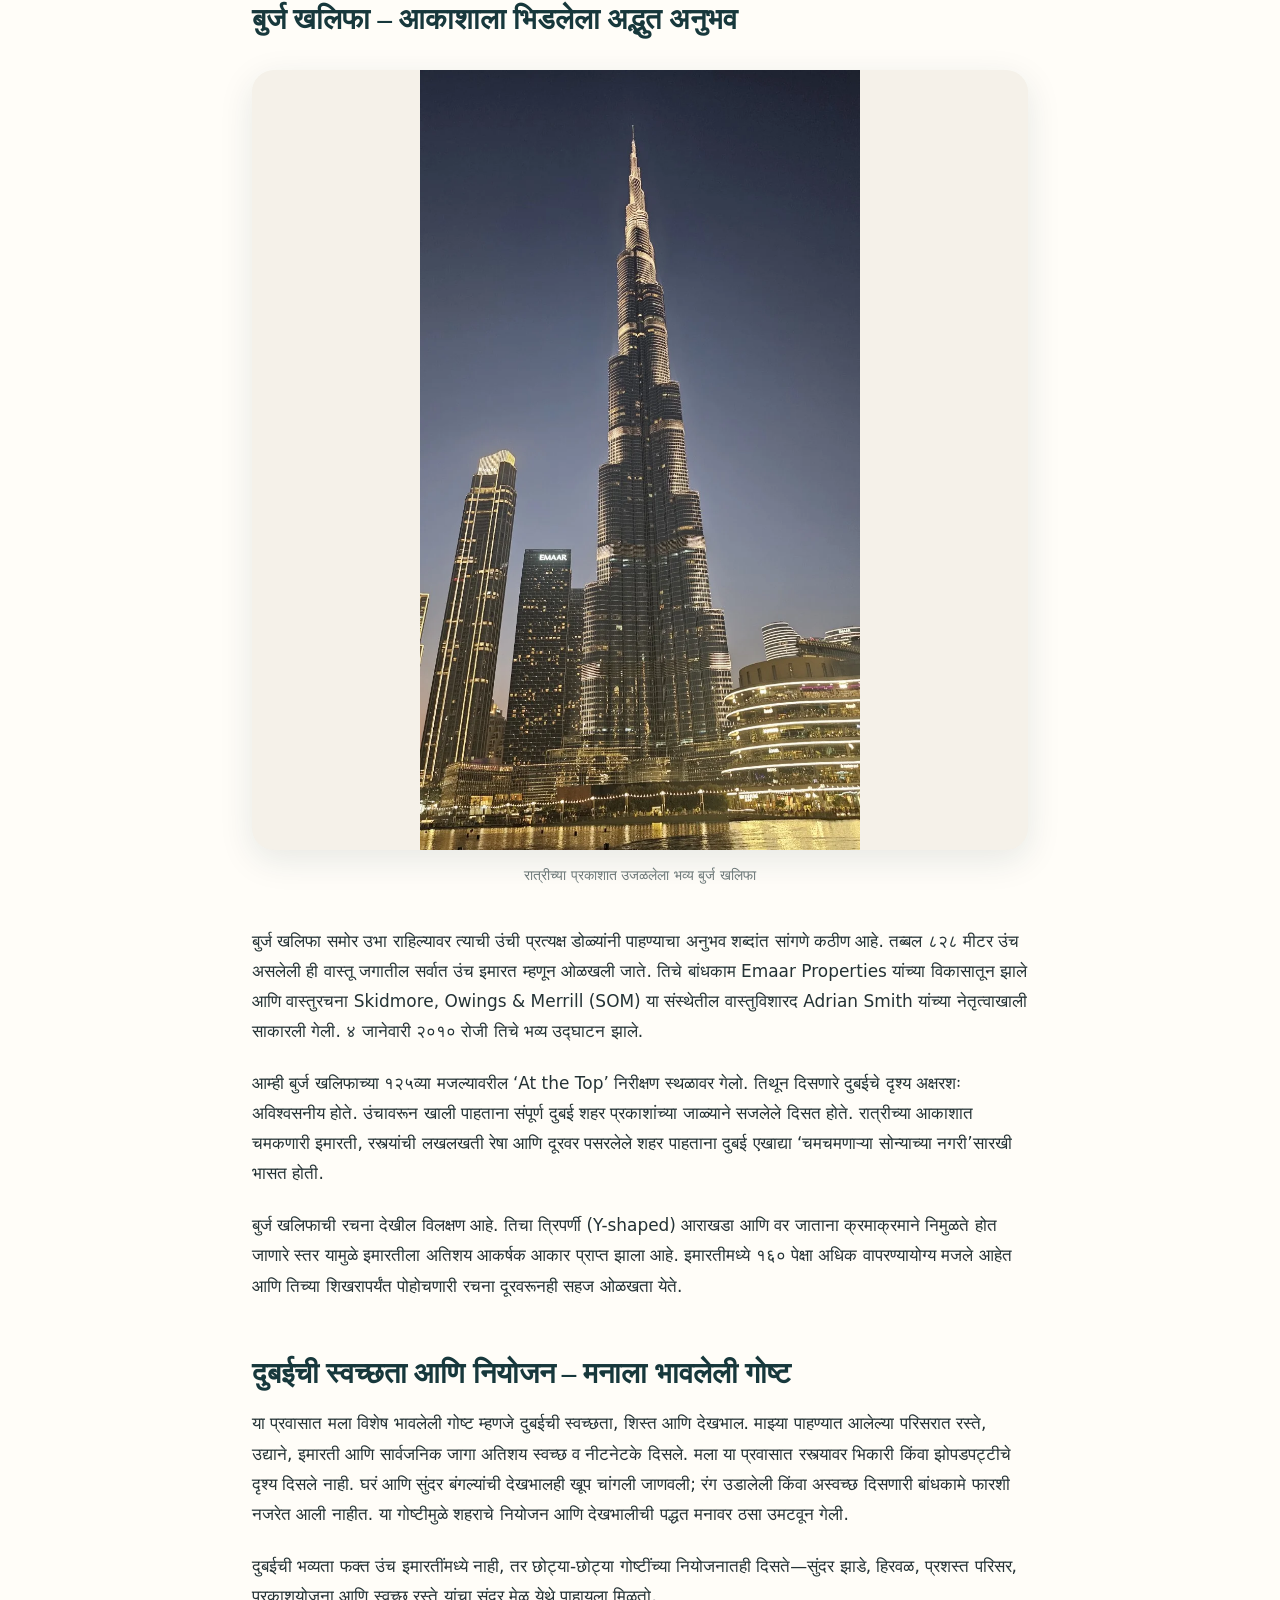
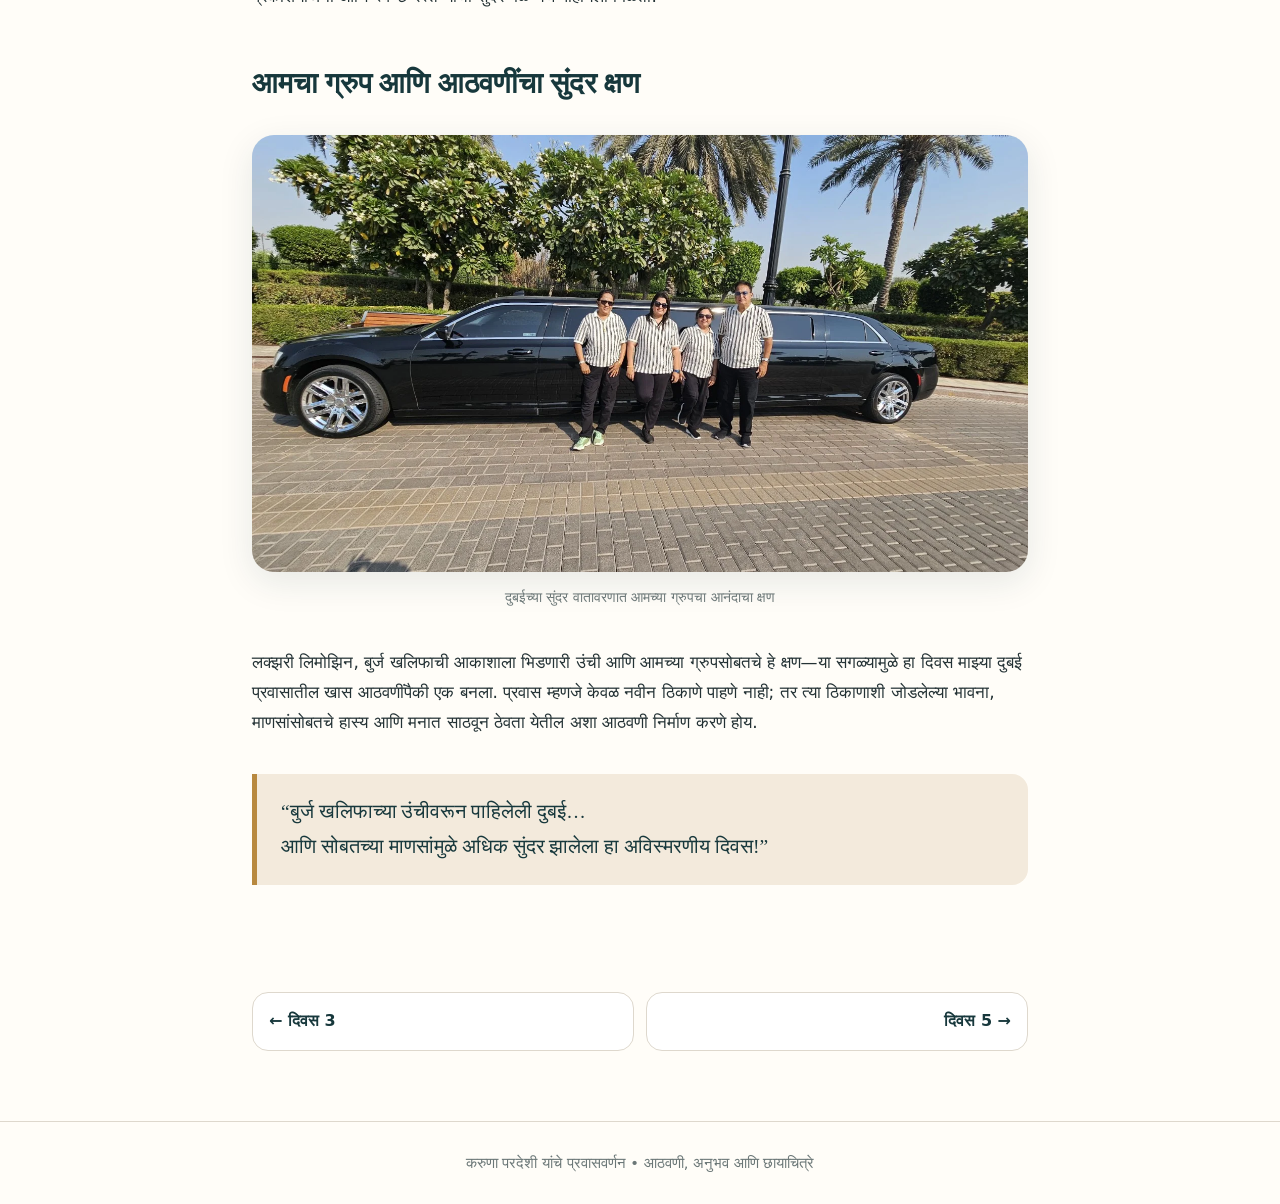
<file: day-4.html>
<!doctype html><html lang="mr"><head><meta charset="utf-8"><meta name="viewport" content="width=device-width,initial-scale=1"><meta name="theme-color" content="#17383c"><link rel="stylesheet" href="assets/css/style.css"><script defer src="assets/js/site.js"></script><title>दिवस चौथा – बुर्ज खलिफाच्या अविस्मरणीय भेटीचा दिवस | करुणा परदेशी</title><meta name="description" content="क्रायस्लर लिमोझिनमधून Dubai Downtown आणि १२५व्या मजल्यावरून दिसलेली प्रकाशमय दुबई."></head><body><header class="site-header"><nav class="nav"><a class="brand" href="index.html">करुणा <span>परदेशी</span> • प्रवासवाटा</a><div class="nav-links"><a class="home-link" href="index.html">मुखपृष्ठ</a><a href="index.html#journey">प्रवासाचे दिवस</a><a href="index.html#about">लेखिकेबद्दल</a></div></nav></header>
<main><div class="article-hero"><div class="breadcrumbs"><a href="index.html">मुखपृष्ठ</a> / दिवस 4</div><div class="eyebrow">दुबई–अबुधाबी प्रवास • दिवस 4</div><h1>दिवस चौथा – बुर्ज खलिफाच्या अविस्मरणीय भेटीचा दिवस</h1><p class="subtitle">लक्झरी लिमोझिनपासून ‘At the Top’ पर्यंतचा झगमगता अनुभव</p></div>
<article class="article"><p class="kicker">दुपारी २ वाजता | हॉटेल रामदा ते बुर्ज खलिफा</p>
<h2>दुपारची सुरुवात एका खास अनुभवाने</h2>
<p class="article-intro">दुबईतील आमच्या प्रवासाचा चौथा दिवस. दुपारी बरोबर दोन वाजता आम्ही हॉटेल रामदाहून लक्झरी लिमोझिन—क्रायस्लर कारने—बुर्ज खलिफाच्या दिशेने निघालो. प्रवासाची सुरुवातच इतकी आल्हाददायक होती की, आजचा दिवस काहीतरी विशेष आठवण देऊन जाणार याची जाणीव होत होती.</p>
<figure data-open="1"><img loading="lazy" src="assets/images/day-4/01.webp" alt="दुपारची सुरुवात एका खास अनुभवाने"><figcaption>लक्झरी क्रायस्लर लिमोझिनसोबतचा एक अविस्मरणीय क्षण</figcaption></figure>
<p>रस्त्यांवरील स्वच्छता, शिस्त, सुंदर हिरवाई आणि आजूबाजूची भव्य वास्तू पाहत आम्ही दुबई डाउनटाउनमध्ये पोहोचलो. प्रत्येक गोष्ट नीटनेटकी, नियोजनबद्ध आणि देखणी दिसत होती.</p>
<h2>बुर्ज खलिफा – आकाशाला भिडलेला अद्भुत अनुभव</h2>
<figure data-open="1"><img loading="lazy" src="assets/images/day-4/02.webp" alt="बुर्ज खलिफा – आकाशाला भिडलेला अद्भुत अनुभव"><figcaption>रात्रीच्या प्रकाशात उजळलेला भव्य बुर्ज खलिफा</figcaption></figure>
<p>बुर्ज खलिफा समोर उभा राहिल्यावर त्याची उंची प्रत्यक्ष डोळ्यांनी पाहण्याचा अनुभव शब्दांत सांगणे कठीण आहे. तब्बल ८२८ मीटर उंच असलेली ही वास्तू जगातील सर्वात उंच इमारत म्हणून ओळखली जाते. तिचे बांधकाम Emaar Properties यांच्या विकासातून झाले आणि वास्तुरचना Skidmore, Owings &amp; Merrill (SOM) या संस्थेतील वास्तुविशारद Adrian Smith यांच्या नेतृत्वाखाली साकारली गेली. ४ जानेवारी २०१० रोजी तिचे भव्य उद्घाटन झाले.</p>
<p>आम्ही बुर्ज खलिफाच्या १२५व्या मजल्यावरील ‘At the Top’ निरीक्षण स्थळावर गेलो. तिथून दिसणारे दुबईचे दृश्य अक्षरशः अविश्वसनीय होते. उंचावरून खाली पाहताना संपूर्ण दुबई शहर प्रकाशांच्या जाळ्याने सजलेले दिसत होते. रात्रीच्या आकाशात चमकणारी इमारती, रस्त्यांची लखलखती रेषा आणि दूरवर पसरलेले शहर पाहताना दुबई एखाद्या ‘चमचमणाऱ्या सोन्याच्या नगरी’सारखी भासत होती.</p>
<p>बुर्ज खलिफाची रचना देखील विलक्षण आहे. तिचा त्रिपर्णी (Y-shaped) आराखडा आणि वर जाताना क्रमाक्रमाने निमुळते होत जाणारे स्तर यामुळे इमारतीला अतिशय आकर्षक आकार प्राप्त झाला आहे. इमारतीमध्ये १६० पेक्षा अधिक वापरण्यायोग्य मजले आहेत आणि तिच्या शिखरापर्यंत पोहोचणारी रचना दूरवरूनही सहज ओळखता येते.</p>
<h2>दुबईची स्वच्छता आणि नियोजन – मनाला भावलेली गोष्ट</h2>
<p>या प्रवासात मला विशेष भावलेली गोष्ट म्हणजे दुबईची स्वच्छता, शिस्त आणि देखभाल. माझ्या पाहण्यात आलेल्या परिसरात रस्ते, उद्याने, इमारती आणि सार्वजनिक जागा अतिशय स्वच्छ व नीटनेटके दिसले. मला या प्रवासात रस्त्यावर भिकारी किंवा झोपडपट्टीचे दृश्य दिसले नाही. घरं आणि सुंदर बंगल्यांची देखभालही खूप चांगली जाणवली; रंग उडालेली किंवा अस्वच्छ दिसणारी बांधकामे फारशी नजरेत आली नाहीत. या गोष्टीमुळे शहराचे नियोजन आणि देखभालीची पद्धत मनावर ठसा उमटवून गेली.</p>
<p>दुबईची भव्यता फक्त उंच इमारतींमध्ये नाही, तर छोट्या-छोट्या गोष्टींच्या नियोजनातही दिसते—सुंदर झाडे, हिरवळ, प्रशस्त परिसर, प्रकाशयोजना आणि स्वच्छ रस्ते यांचा सुंदर मेळ येथे पाहायला मिळतो.</p>
<h2>आमचा ग्रुप आणि आठवणींचा सुंदर क्षण</h2>
<figure data-open="1"><img loading="lazy" src="assets/images/day-4/03.webp" alt="आमचा ग्रुप आणि आठवणींचा सुंदर क्षण"><figcaption>दुबईच्या सुंदर वातावरणात आमच्या ग्रुपचा आनंदाचा क्षण</figcaption></figure>
<p>लक्झरी लिमोझिन, बुर्ज खलिफाची आकाशाला भिडणारी उंची आणि आमच्या ग्रुपसोबतचे हे क्षण—या सगळ्यामुळे हा दिवस माझ्या दुबई प्रवासातील खास आठवणींपैकी एक बनला. प्रवास म्हणजे केवळ नवीन ठिकाणे पाहणे नाही; तर त्या ठिकाणाशी जोडलेल्या भावना, माणसांसोबतचे हास्य आणि मनात साठवून ठेवता येतील अशा आठवणी निर्माण करणे होय.</p>
<blockquote>“बुर्ज खलिफाच्या उंचीवरून पाहिलेली दुबई…<br>आणि सोबतच्या माणसांमुळे अधिक सुंदर झालेला हा अविस्मरणीय दिवस!”</blockquote></article><nav class="article-nav"><a href="day-3.html">← दिवस 3</a><a href="day-5.html">दिवस 5 →</a></nav></main><footer class="site-footer">करुणा परदेशी यांचे प्रवासवर्णन • आठवणी, अनुभव आणि छायाचित्रे</footer><div class="lightbox" aria-hidden="true"><button aria-label="Close">×</button><img alt="मोठे छायाचित्र"></div></body></html>
</file>
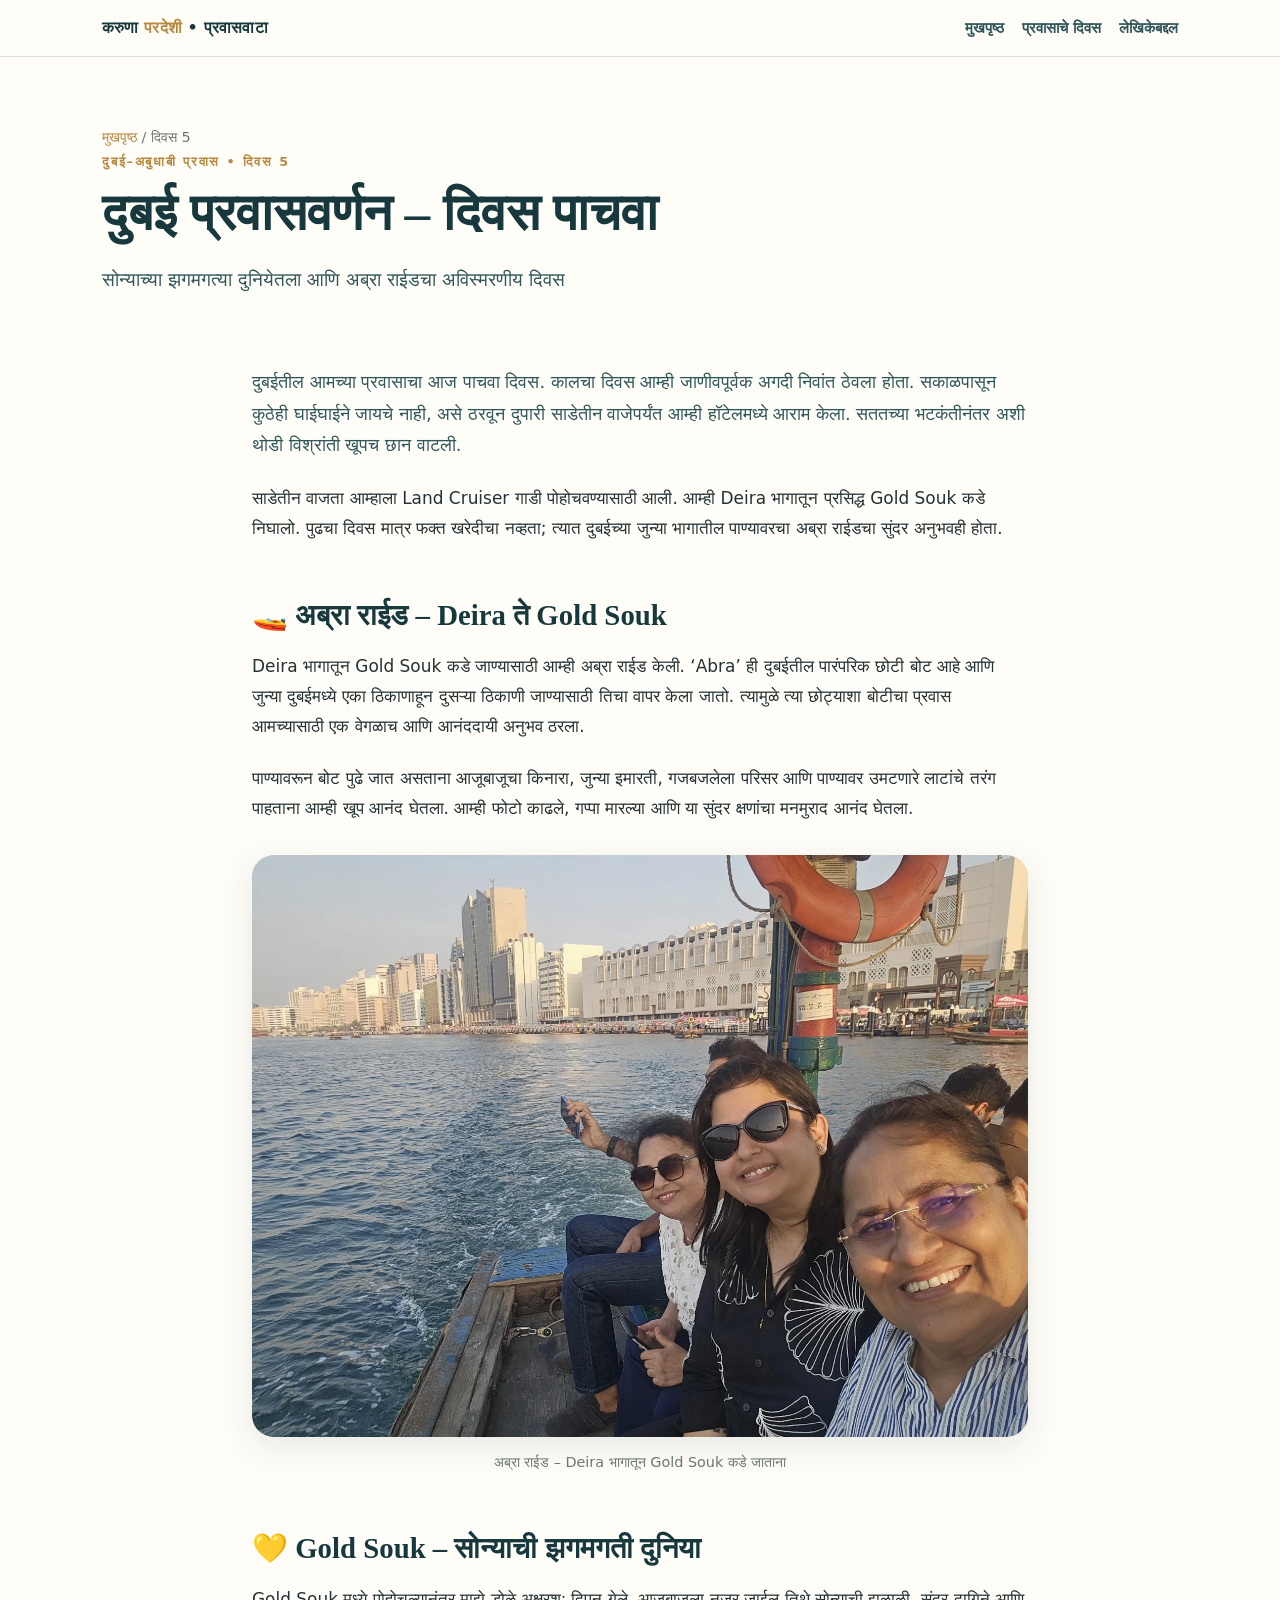
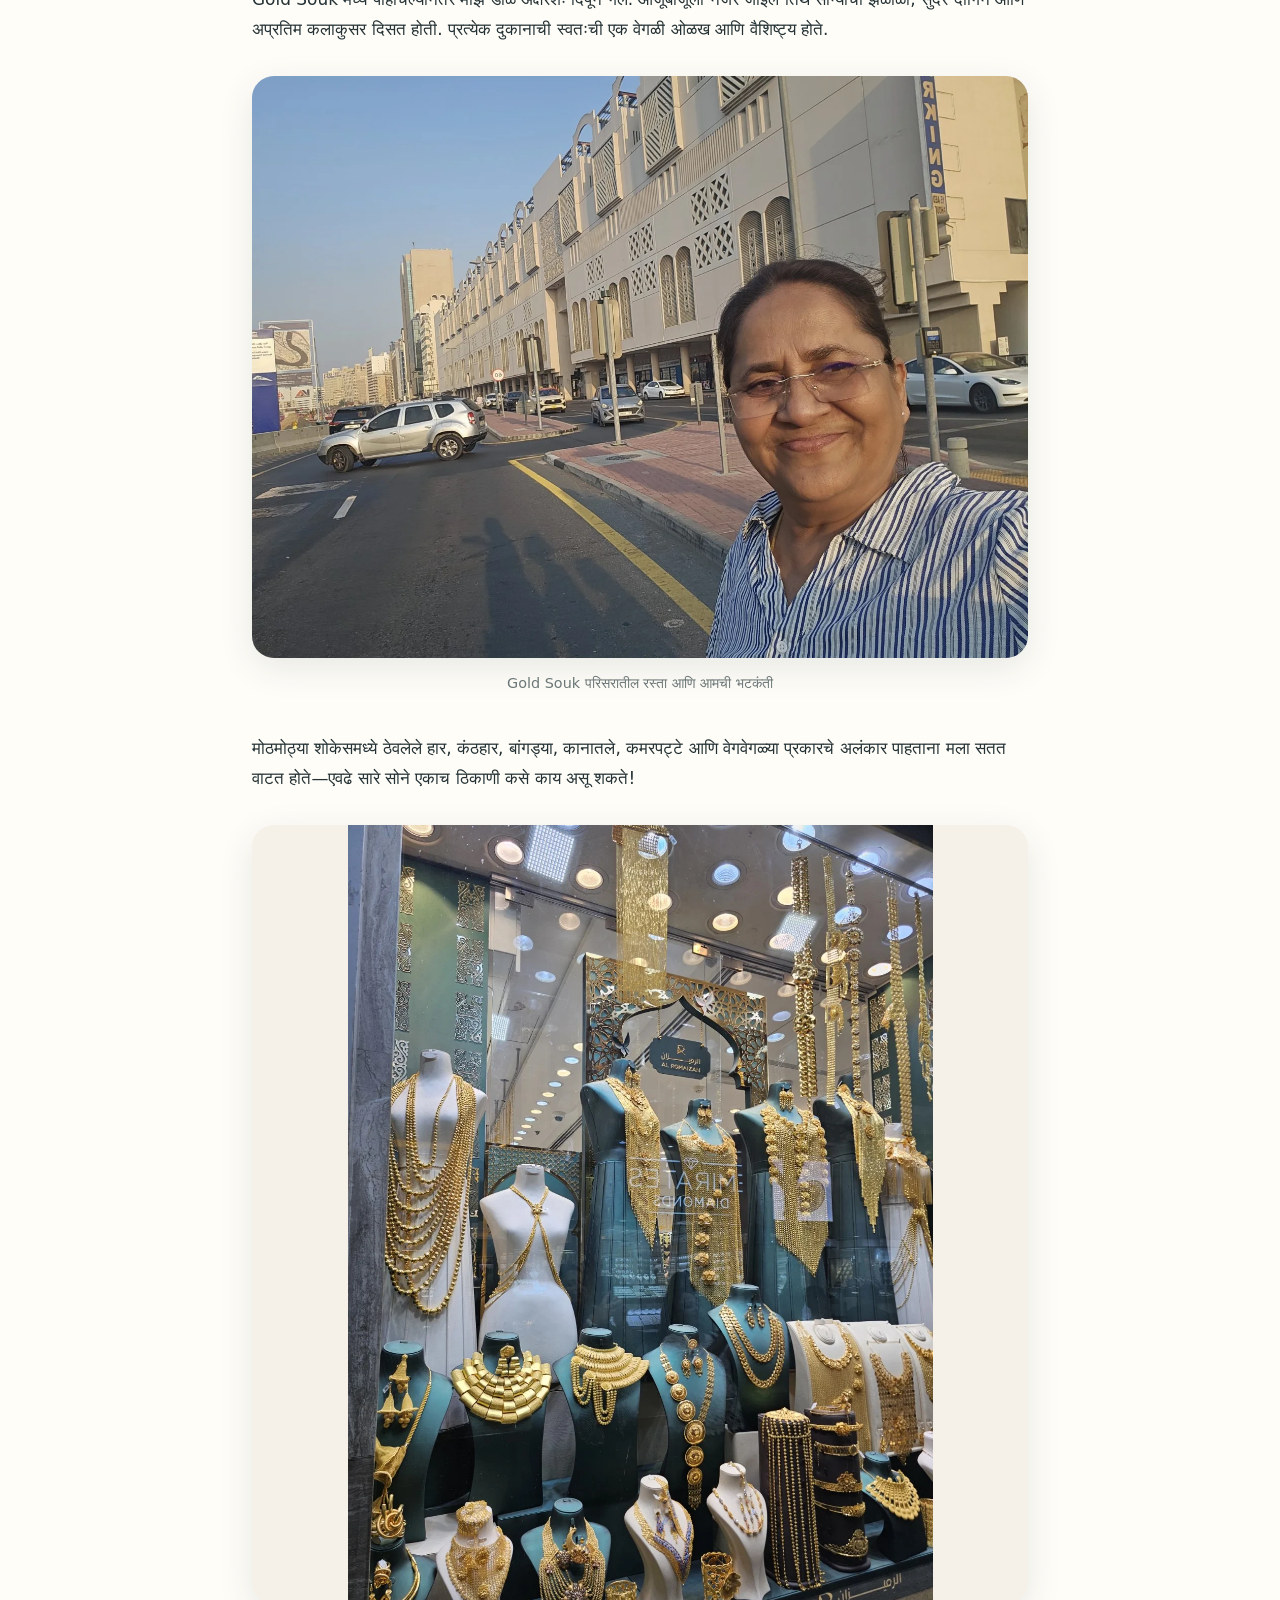
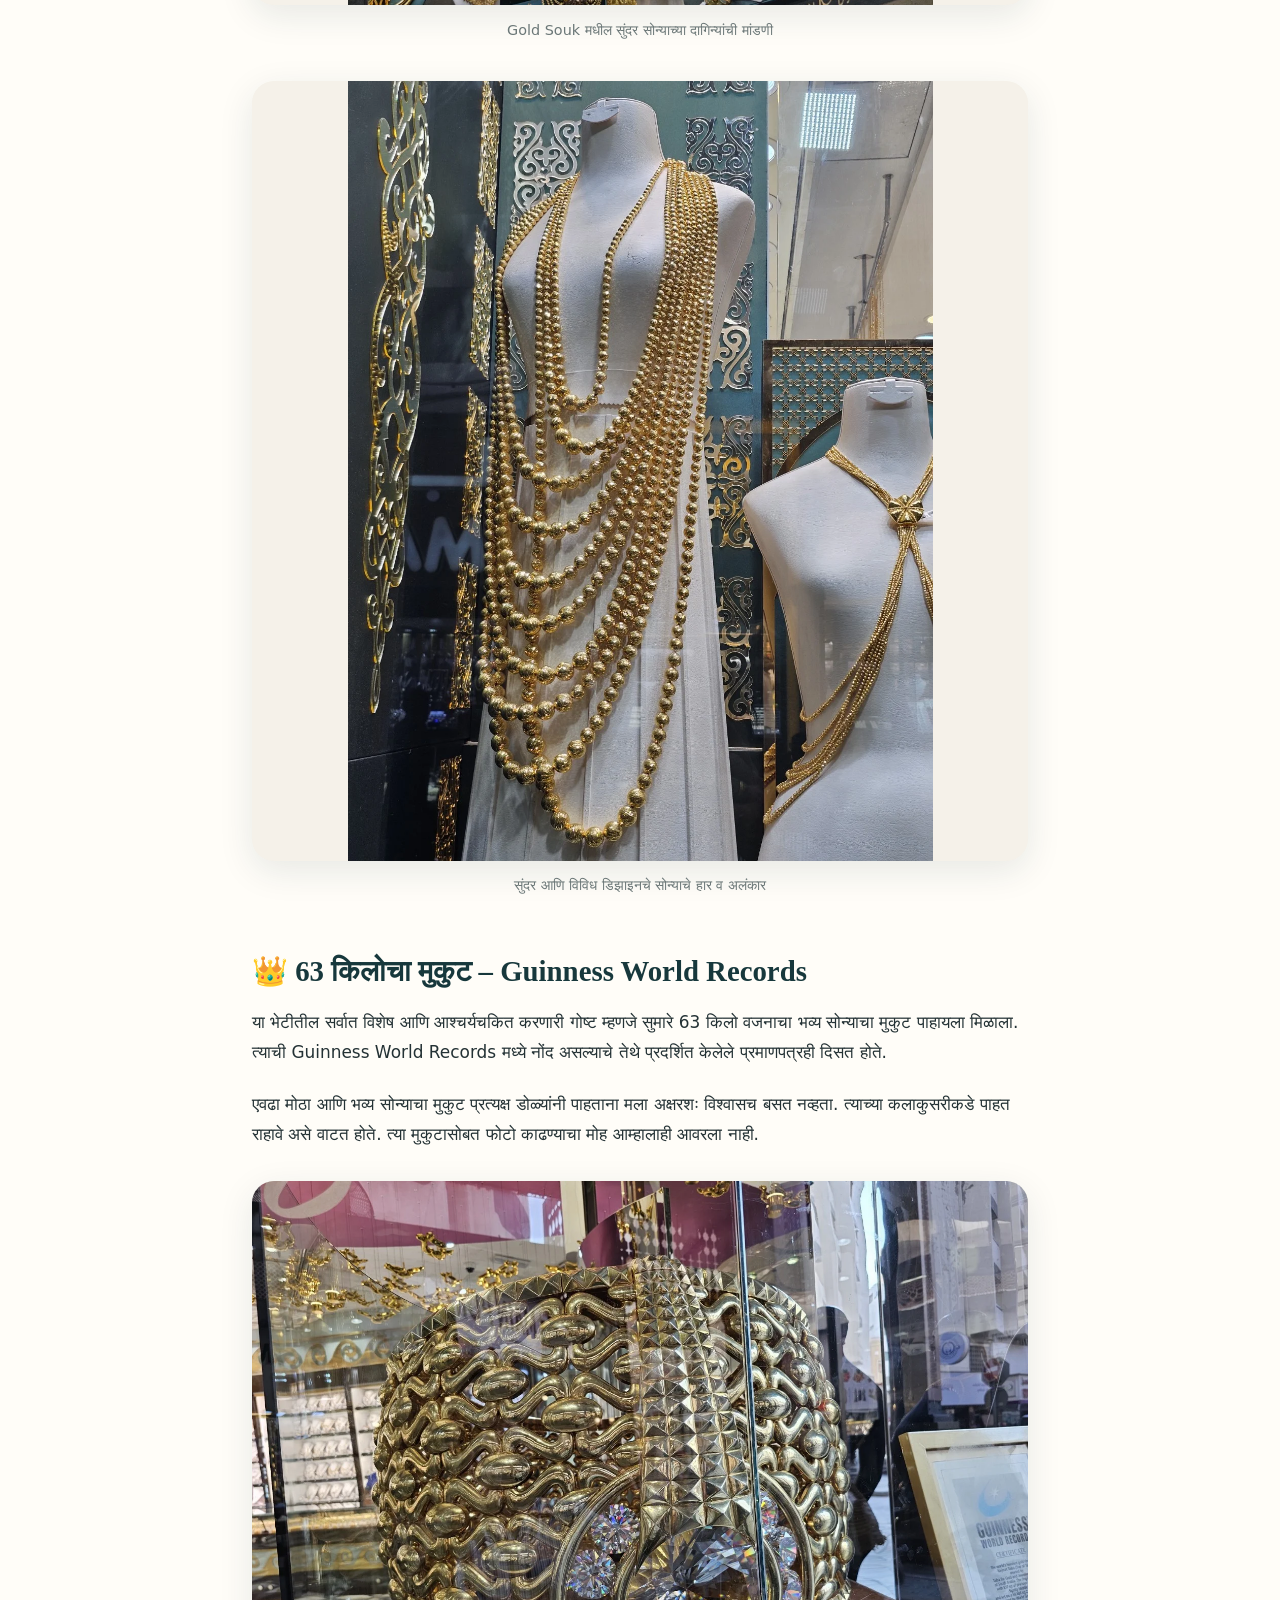
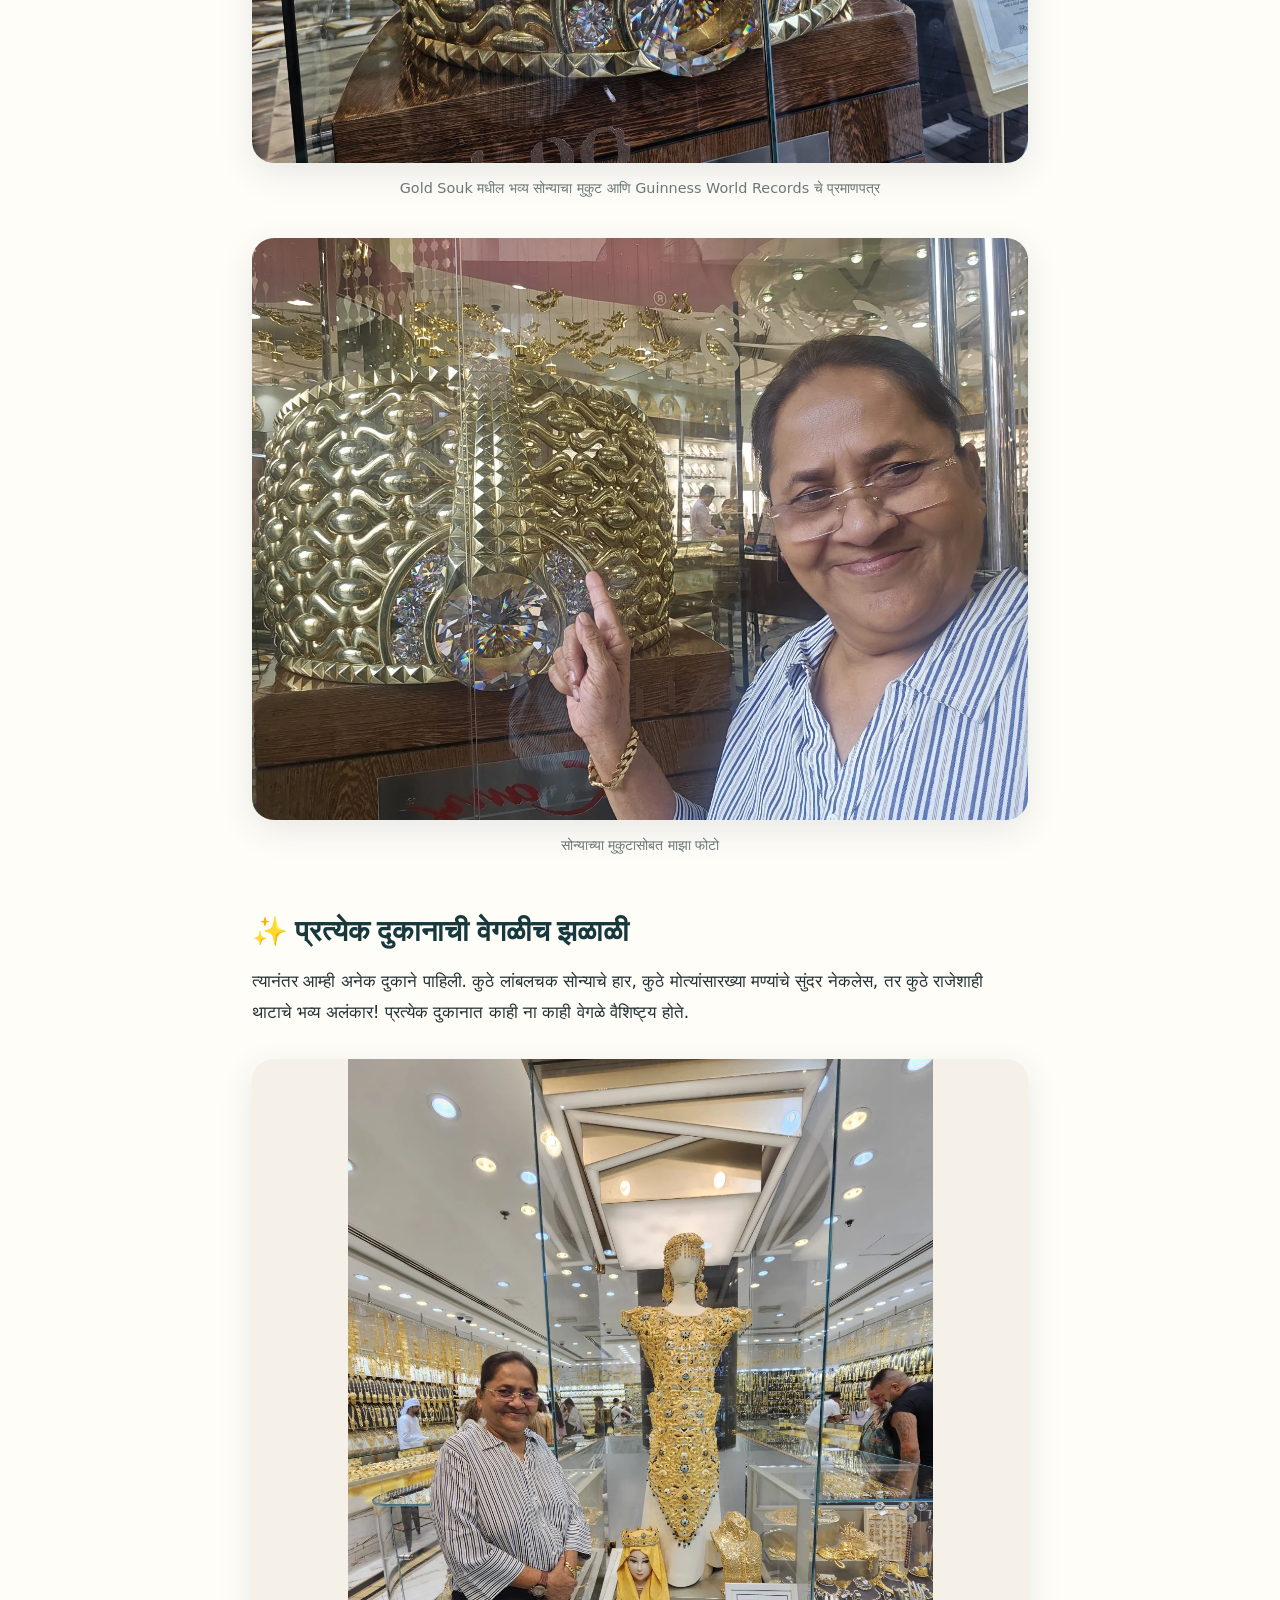
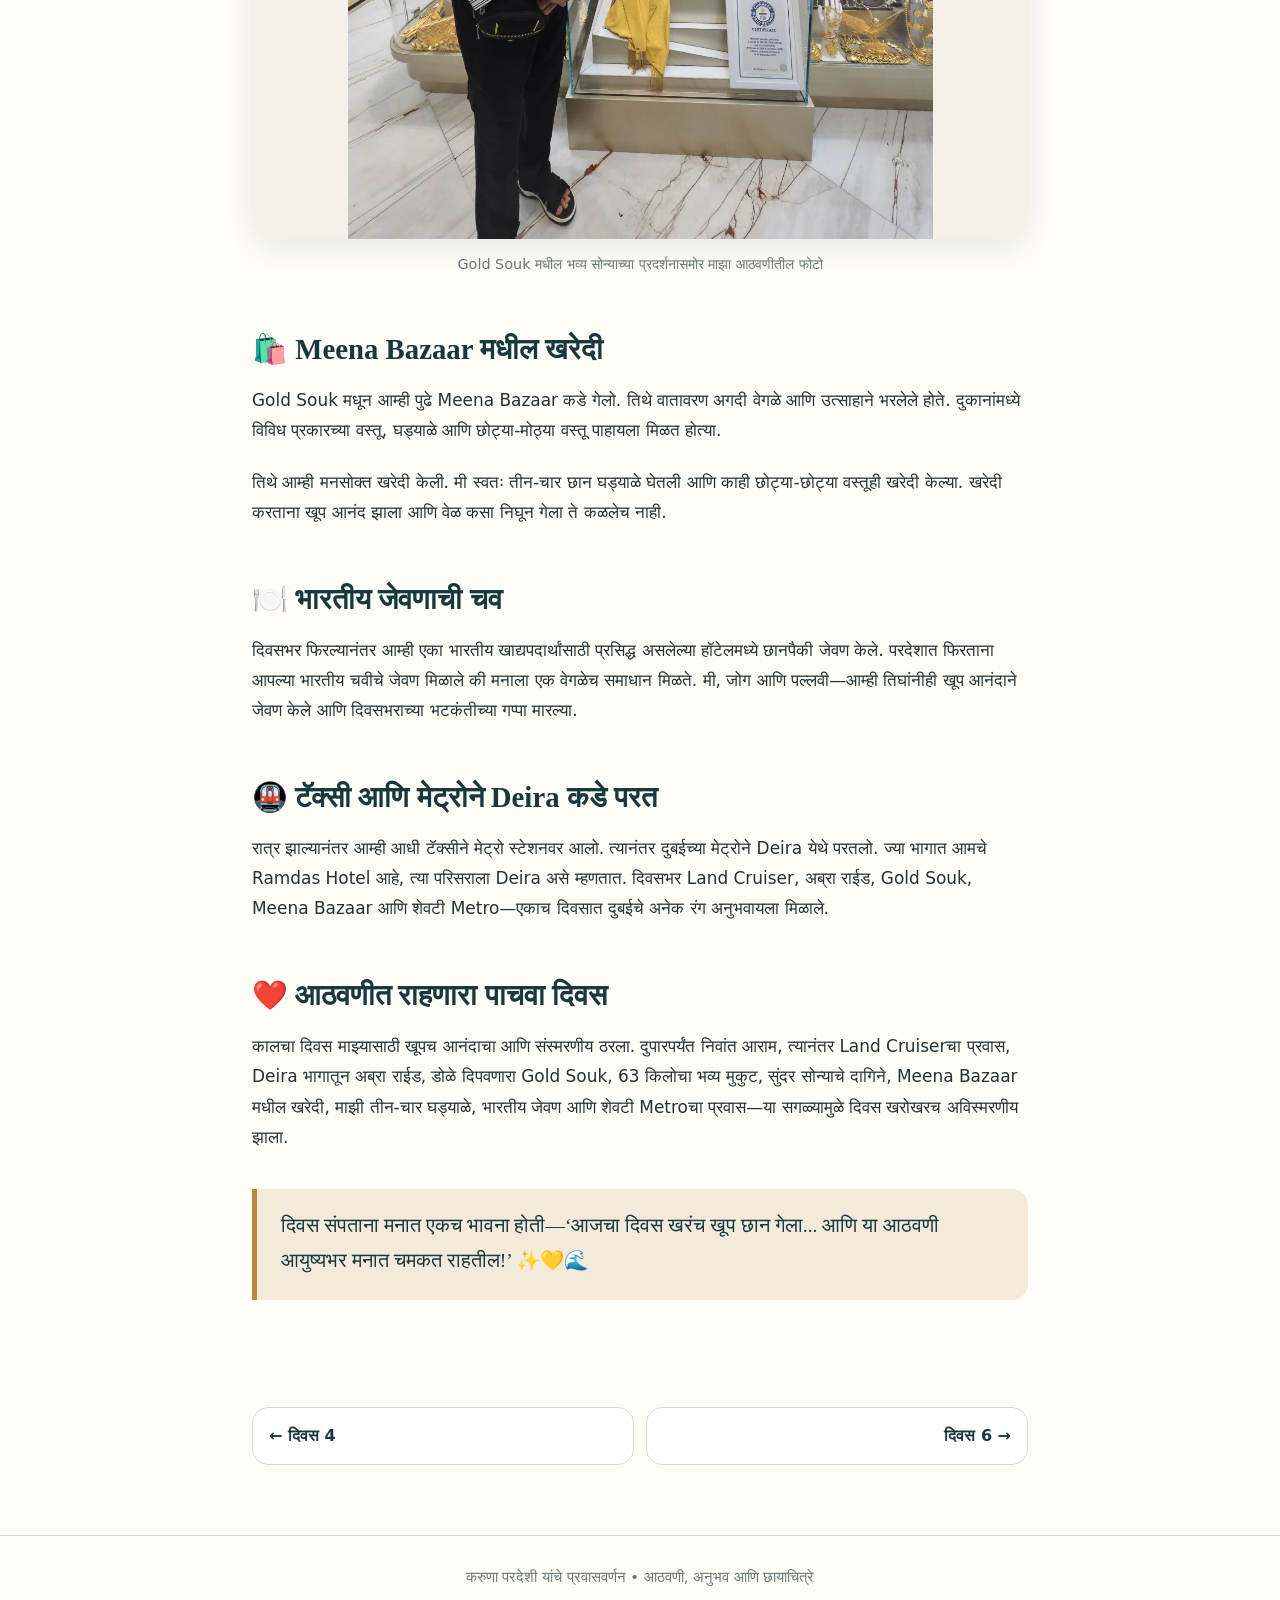
<file: day-5.html>
<!doctype html><html lang="mr"><head><meta charset="utf-8"><meta name="viewport" content="width=device-width,initial-scale=1"><meta name="theme-color" content="#17383c"><link rel="stylesheet" href="assets/css/style.css"><script defer src="assets/js/site.js"></script><title>दुबई प्रवासवर्णन – दिवस पाचवा | करुणा परदेशी</title><meta name="description" content="Deiraची पारंपरिक Abra ride, Gold Soukची झळाळी, Meena Bazaarची खरेदी आणि मेट्रोने परतीचा प्रवास."></head><body><header class="site-header"><nav class="nav"><a class="brand" href="index.html">करुणा <span>परदेशी</span> • प्रवासवाटा</a><div class="nav-links"><a class="home-link" href="index.html">मुखपृष्ठ</a><a href="index.html#journey">प्रवासाचे दिवस</a><a href="index.html#about">लेखिकेबद्दल</a></div></nav></header>
<main><div class="article-hero"><div class="breadcrumbs"><a href="index.html">मुखपृष्ठ</a> / दिवस 5</div><div class="eyebrow">दुबई–अबुधाबी प्रवास • दिवस 5</div><h1>दुबई प्रवासवर्णन – दिवस पाचवा</h1><p class="subtitle">सोन्याच्या झगमगत्या दुनियेतला आणि अब्रा राईडचा अविस्मरणीय दिवस</p></div>
<article class="article"><p class="article-intro">दुबईतील आमच्या प्रवासाचा आज पाचवा दिवस. कालचा दिवस आम्ही जाणीवपूर्वक अगदी निवांत ठेवला होता. सकाळपासून कुठेही घाईघाईने जायचे नाही, असे ठरवून दुपारी साडेतीन वाजेपर्यंत आम्ही हॉटेलमध्ये आराम केला. सततच्या भटकंतीनंतर अशी थोडी विश्रांती खूपच छान वाटली.</p>
<p>साडेतीन वाजता आम्हाला Land Cruiser गाडी पोहोचवण्यासाठी आली. आम्ही Deira भागातून प्रसिद्ध Gold Souk कडे निघालो. पुढचा दिवस मात्र फक्त खरेदीचा नव्हता; त्यात दुबईच्या जुन्या भागातील पाण्यावरचा अब्रा राईडचा सुंदर अनुभवही होता.</p>
<h2>🚤 अब्रा राईड – Deira ते Gold Souk</h2>
<p>Deira भागातून Gold Souk कडे जाण्यासाठी आम्ही अब्रा राईड केली. ‘Abra’ ही दुबईतील पारंपरिक छोटी बोट आहे आणि जुन्या दुबईमध्ये एका ठिकाणाहून दुसऱ्या ठिकाणी जाण्यासाठी तिचा वापर केला जातो. त्यामुळे त्या छोट्याशा बोटीचा प्रवास आमच्यासाठी एक वेगळाच आणि आनंददायी अनुभव ठरला.</p>
<p>पाण्यावरून बोट पुढे जात असताना आजूबाजूचा किनारा, जुन्या इमारती, गजबजलेला परिसर आणि पाण्यावर उमटणारे लाटांचे तरंग पाहताना आम्ही खूप आनंद घेतला. आम्ही फोटो काढले, गप्पा मारल्या आणि या सुंदर क्षणांचा मनमुराद आनंद घेतला.</p>
<figure data-open="1"><img loading="lazy" src="assets/images/day-5/01.webp" alt="🚤 अब्रा राईड – Deira ते Gold Souk"><figcaption>अब्रा राईड – Deira भागातून Gold Souk कडे जाताना</figcaption></figure>
<h2>💛 Gold Souk – सोन्याची झगमगती दुनिया</h2>
<p>Gold Souk मध्ये पोहोचल्यानंतर माझे डोळे अक्षरशः दिपून गेले. आजूबाजूला नजर जाईल तिथे सोन्याची झळाळी, सुंदर दागिने आणि अप्रतिम कलाकुसर दिसत होती. प्रत्येक दुकानाची स्वतःची एक वेगळी ओळख आणि वैशिष्ट्य होते.</p>
<figure data-open="1"><img loading="lazy" src="assets/images/day-5/02.webp" alt="💛 Gold Souk – सोन्याची झगमगती दुनिया"><figcaption>Gold Souk परिसरातील रस्ता आणि आमची भटकंती</figcaption></figure>
<p>मोठमोठ्या शोकेसमध्ये ठेवलेले हार, कंठहार, बांगड्या, कानातले, कमरपट्टे आणि वेगवेगळ्या प्रकारचे अलंकार पाहताना मला सतत वाटत होते—एवढे सारे सोने एकाच ठिकाणी कसे काय असू शकते!</p>
<figure data-open="1"><img loading="lazy" src="assets/images/day-5/03.webp" alt="💛 Gold Souk – सोन्याची झगमगती दुनिया"><figcaption>Gold Souk मधील सुंदर सोन्याच्या दागिन्यांची मांडणी</figcaption></figure>
<figure data-open="1"><img loading="lazy" src="assets/images/day-5/04.webp" alt="💛 Gold Souk – सोन्याची झगमगती दुनिया"><figcaption>सुंदर आणि विविध डिझाइनचे सोन्याचे हार व अलंकार</figcaption></figure>
<h2>👑 63 किलोचा मुकुट – Guinness World Records</h2>
<p>या भेटीतील सर्वात विशेष आणि आश्चर्यचकित करणारी गोष्ट म्हणजे सुमारे 63 किलो वजनाचा भव्य सोन्याचा मुकुट पाहायला मिळाला. त्याची Guinness World Records मध्ये नोंद असल्याचे तेथे प्रदर्शित केलेले प्रमाणपत्रही दिसत होते.</p>
<p>एवढा मोठा आणि भव्य सोन्याचा मुकुट प्रत्यक्ष डोळ्यांनी पाहताना मला अक्षरशः विश्वासच बसत नव्हता. त्याच्या कलाकुसरीकडे पाहत राहावे असे वाटत होते. त्या मुकुटासोबत फोटो काढण्याचा मोह आम्हालाही आवरला नाही.</p>
<figure data-open="1"><img loading="lazy" src="assets/images/day-5/05.webp" alt="👑 63 किलोचा मुकुट – Guinness World Records"><figcaption>Gold Souk मधील भव्य सोन्याचा मुकुट आणि Guinness World Records चे प्रमाणपत्र</figcaption></figure>
<figure data-open="1"><img loading="lazy" src="assets/images/day-5/06.webp" alt="👑 63 किलोचा मुकुट – Guinness World Records"><figcaption>सोन्याच्या मुकुटासोबत माझा फोटो</figcaption></figure>
<h2>✨ प्रत्येक दुकानाची वेगळीच झळाळी</h2>
<p>त्यानंतर आम्ही अनेक दुकाने पाहिली. कुठे लांबलचक सोन्याचे हार, कुठे मोत्यांसारख्या मण्यांचे सुंदर नेकलेस, तर कुठे राजेशाही थाटाचे भव्य अलंकार! प्रत्येक दुकानात काही ना काही वेगळे वैशिष्ट्य होते.</p>
<figure data-open="1"><img loading="lazy" src="assets/images/day-5/07.webp" alt="✨ प्रत्येक दुकानाची वेगळीच झळाळी"><figcaption>Gold Souk मधील भव्य सोन्याच्या प्रदर्शनासमोर माझा आठवणीतील फोटो</figcaption></figure>
<h2>🛍️ Meena Bazaar मधील खरेदी</h2>
<p>Gold Souk मधून आम्ही पुढे Meena Bazaar कडे गेलो. तिथे वातावरण अगदी वेगळे आणि उत्साहाने भरलेले होते. दुकानांमध्ये विविध प्रकारच्या वस्तू, घड्याळे आणि छोट्या-मोठ्या वस्तू पाहायला मिळत होत्या.</p>
<p>तिथे आम्ही मनसोक्त खरेदी केली. मी स्वतः तीन-चार छान घड्याळे घेतली आणि काही छोट्या-छोट्या वस्तूही खरेदी केल्या. खरेदी करताना खूप आनंद झाला आणि वेळ कसा निघून गेला ते कळलेच नाही.</p>
<h2>🍽️ भारतीय जेवणाची चव</h2>
<p>दिवसभर फिरल्यानंतर आम्ही एका भारतीय खाद्यपदार्थांसाठी प्रसिद्ध असलेल्या हॉटेलमध्ये छानपैकी जेवण केले. परदेशात फिरताना आपल्या भारतीय चवीचे जेवण मिळाले की मनाला एक वेगळेच समाधान मिळते. मी, जोग आणि पल्लवी—आम्ही तिघांनीही खूप आनंदाने जेवण केले आणि दिवसभराच्या भटकंतीच्या गप्पा मारल्या.</p>
<h2>🚇 टॅक्सी आणि मेट्रोने Deira कडे परत</h2>
<p>रात्र झाल्यानंतर आम्ही आधी टॅक्सीने मेट्रो स्टेशनवर आलो. त्यानंतर दुबईच्या मेट्रोने Deira येथे परतलो. ज्या भागात आमचे Ramdas Hotel आहे, त्या परिसराला Deira असे म्हणतात. दिवसभर Land Cruiser, अब्रा राईड, Gold Souk, Meena Bazaar आणि शेवटी Metro—एकाच दिवसात दुबईचे अनेक रंग अनुभवायला मिळाले.</p>
<h2>❤️ आठवणीत राहणारा पाचवा दिवस</h2>
<p>कालचा दिवस माझ्यासाठी खूपच आनंदाचा आणि संस्मरणीय ठरला. दुपारपर्यंत निवांत आराम, त्यानंतर Land Cruiserचा प्रवास, Deira भागातून अब्रा राईड, डोळे दिपवणारा Gold Souk, 63 किलोचा भव्य मुकुट, सुंदर सोन्याचे दागिने, Meena Bazaar मधील खरेदी, माझी तीन-चार घड्याळे, भारतीय जेवण आणि शेवटी Metroचा प्रवास—या सगळ्यामुळे दिवस खरोखरच अविस्मरणीय झाला.</p>
<blockquote>दिवस संपताना मनात एकच भावना होती—‘आजचा दिवस खरंच खूप छान गेला... आणि या आठवणी आयुष्यभर मनात चमकत राहतील!’ ✨💛🌊</blockquote></article><nav class="article-nav"><a href="day-4.html">← दिवस 4</a><a href="day-6.html">दिवस 6 →</a></nav></main><footer class="site-footer">करुणा परदेशी यांचे प्रवासवर्णन • आठवणी, अनुभव आणि छायाचित्रे</footer><div class="lightbox" aria-hidden="true"><button aria-label="Close">×</button><img alt="मोठे छायाचित्र"></div></body></html>
</file>
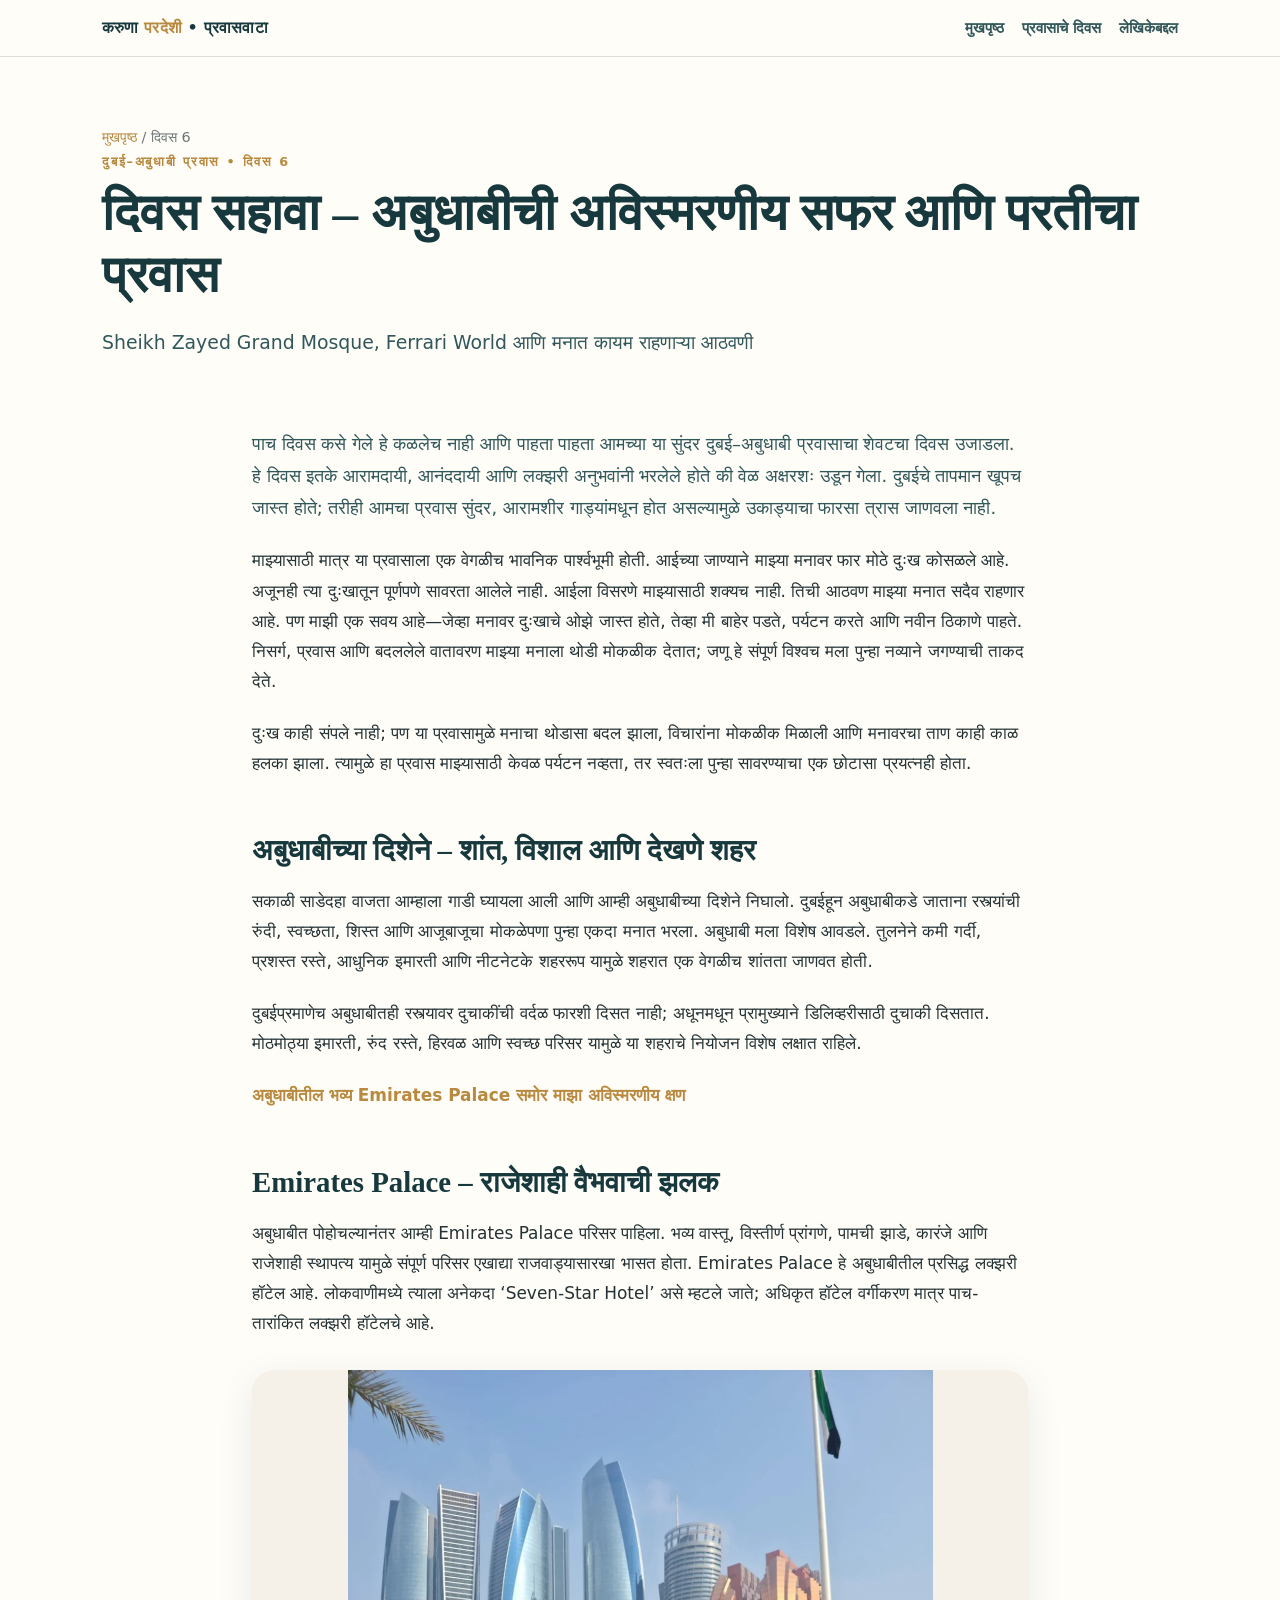
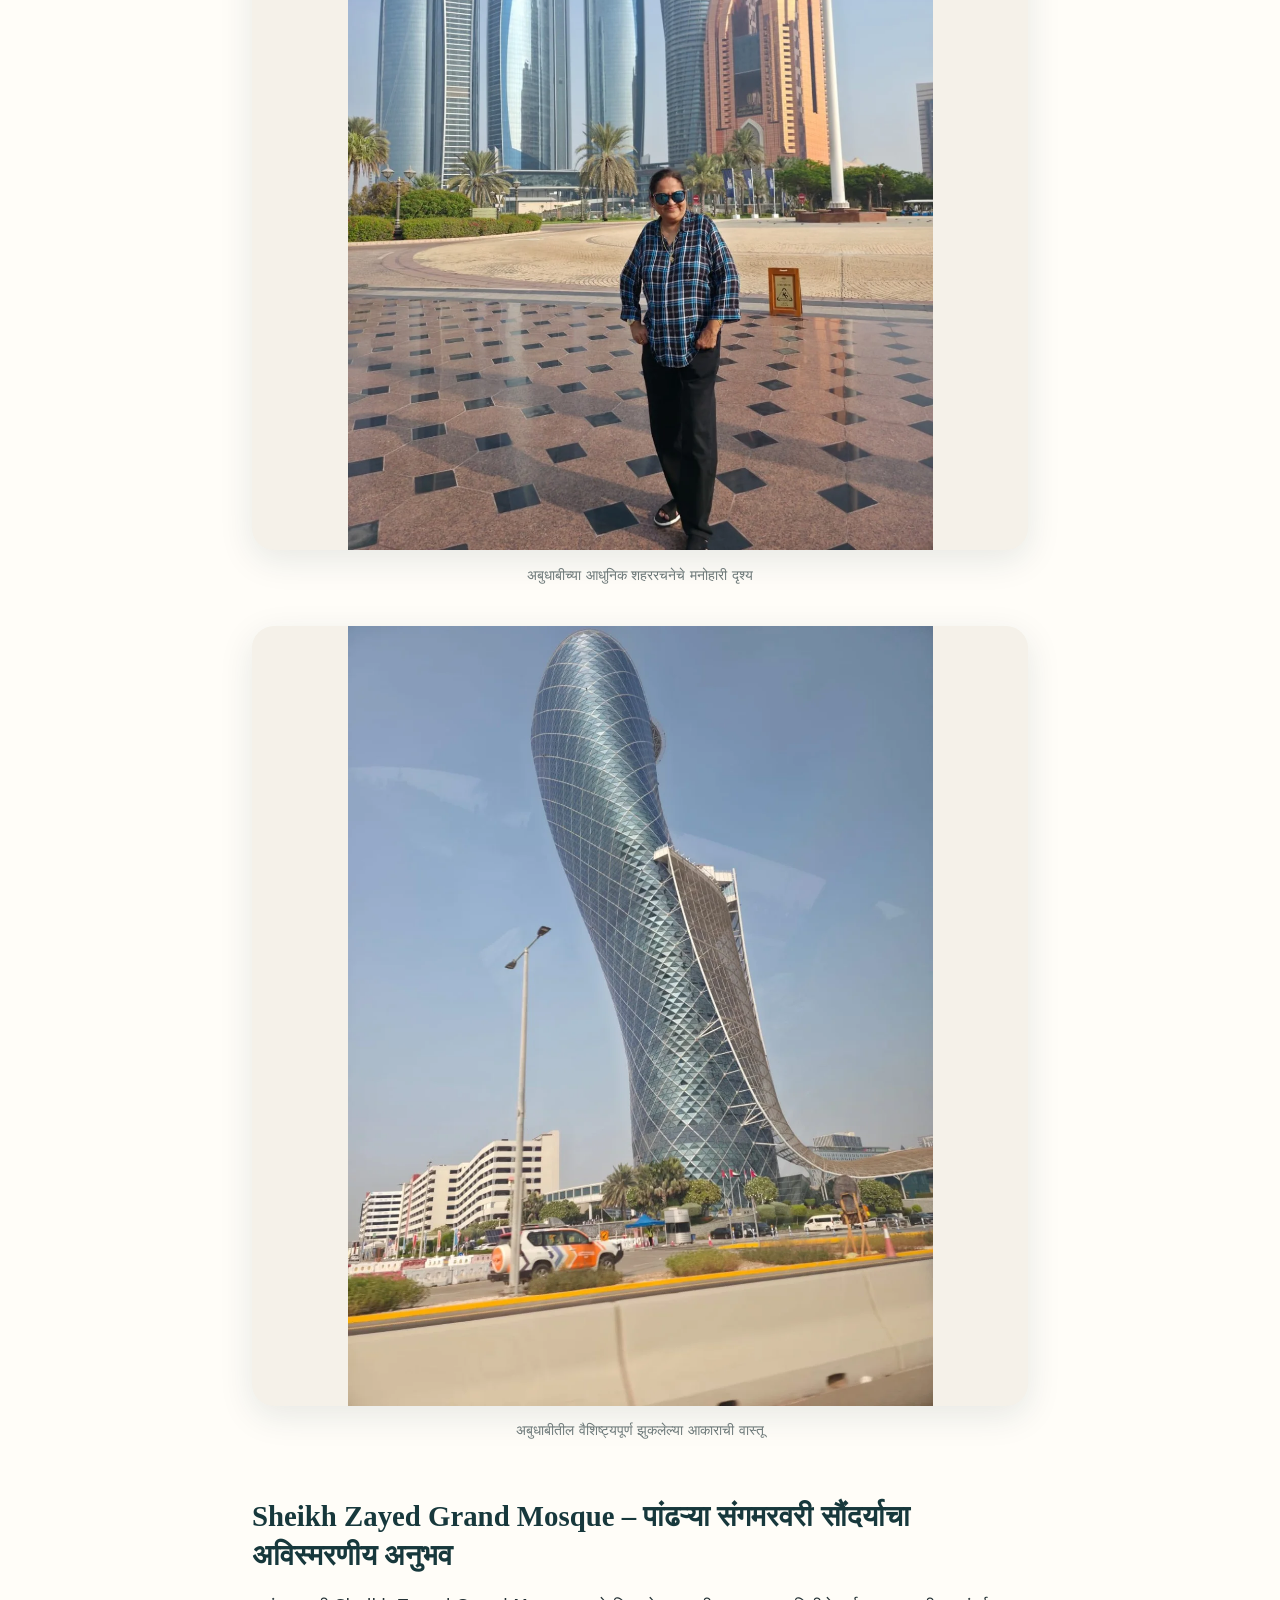
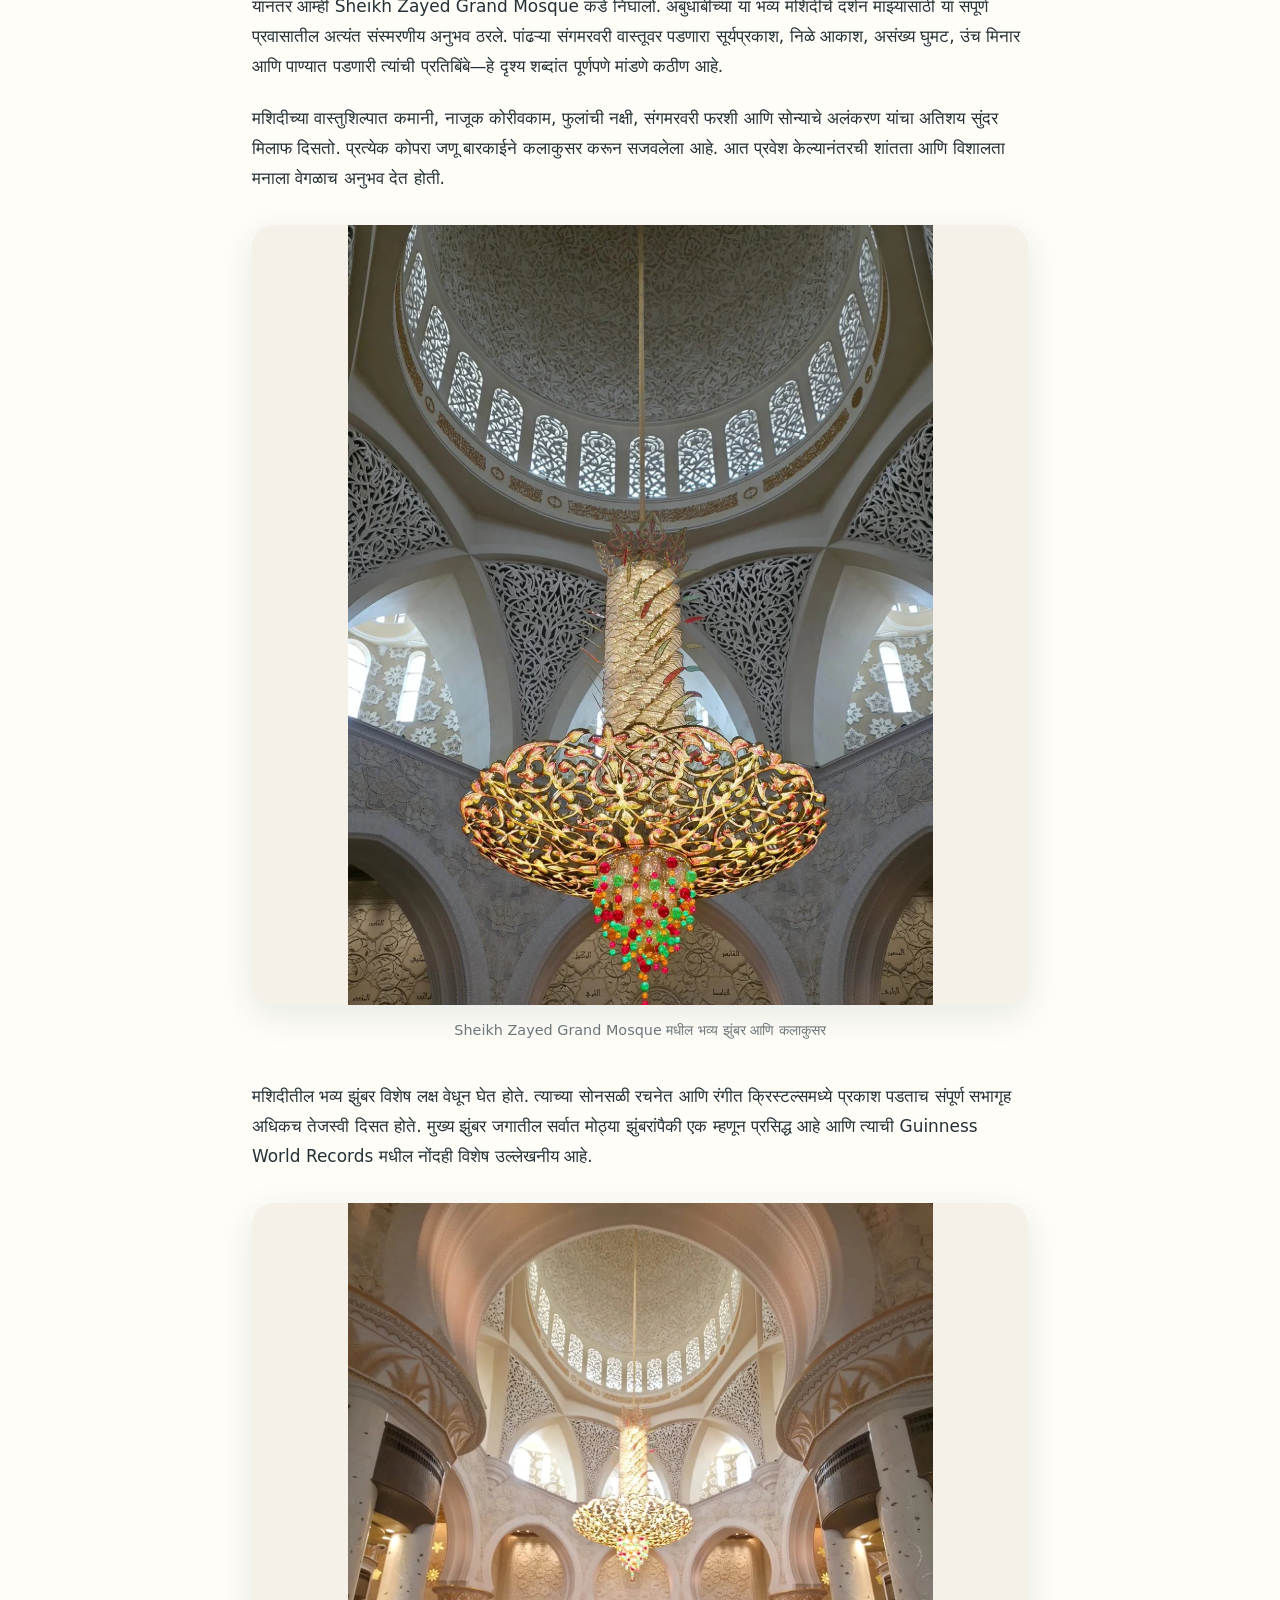
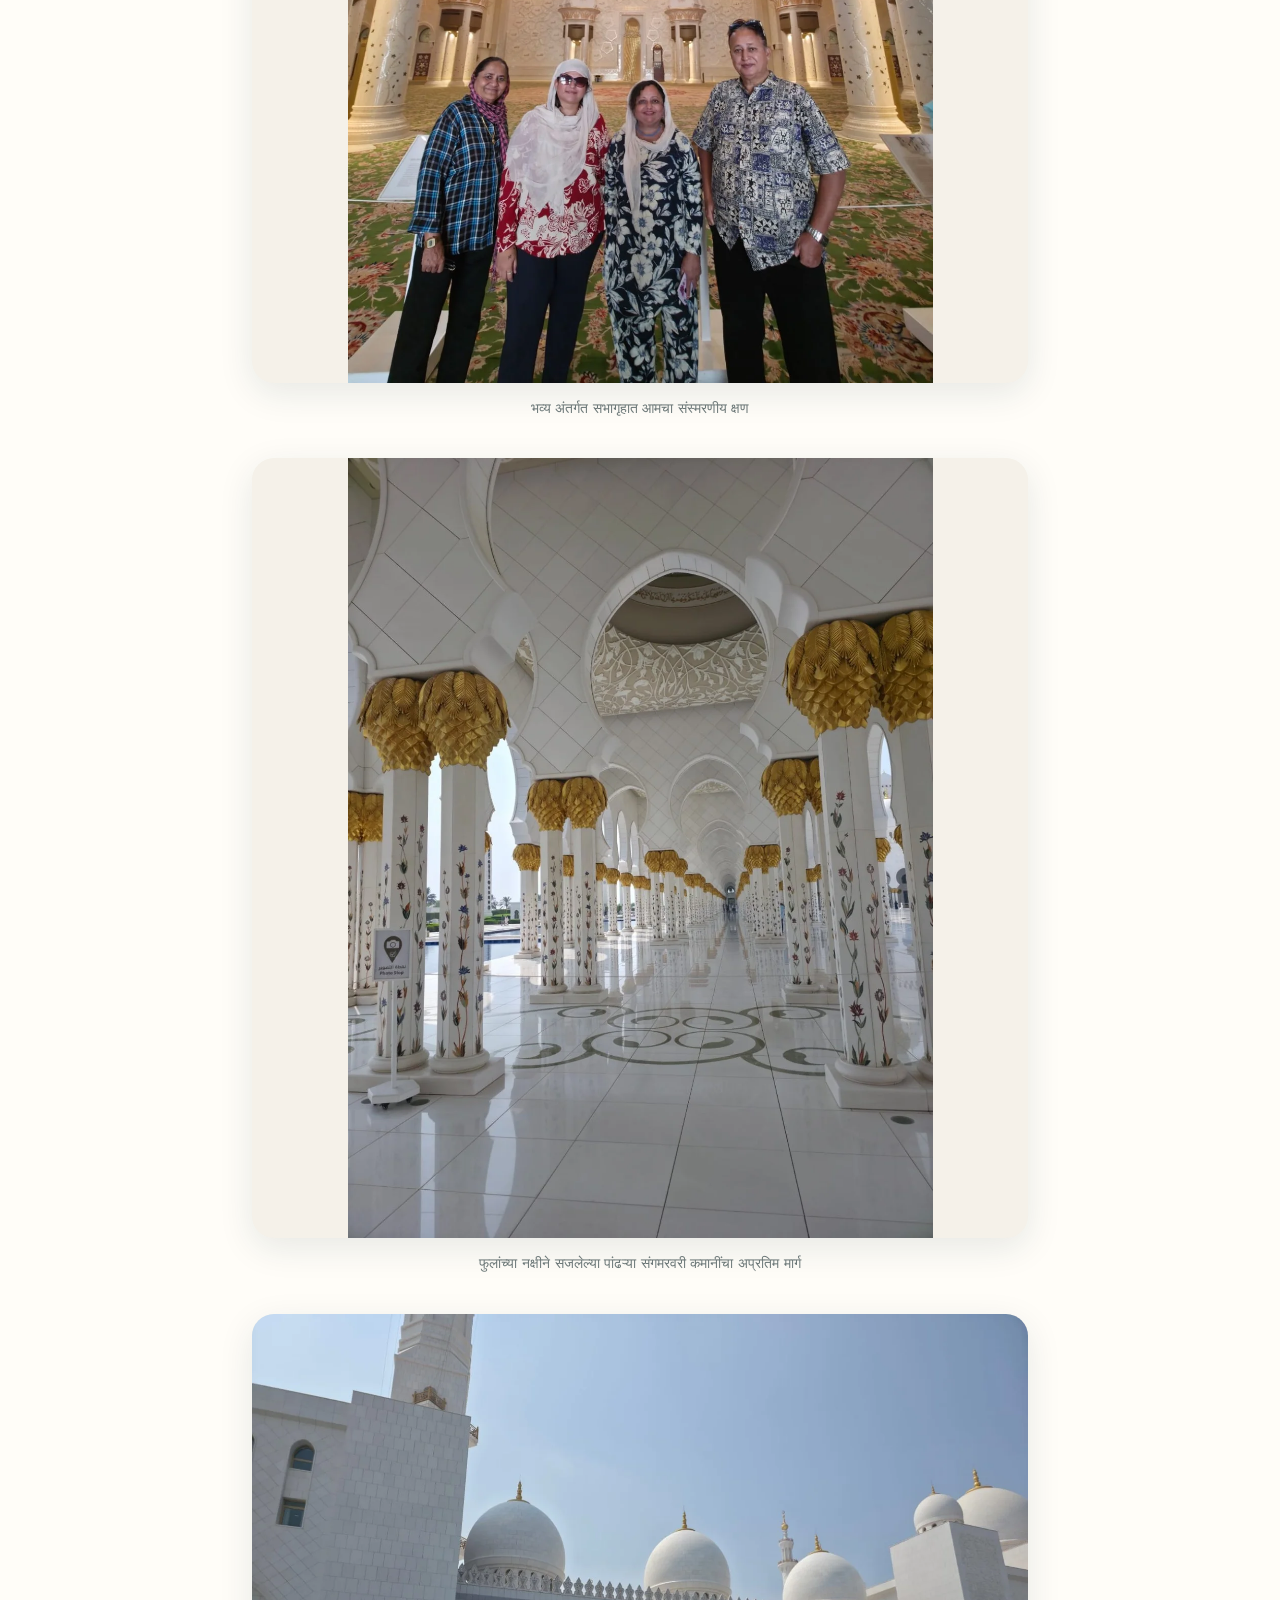
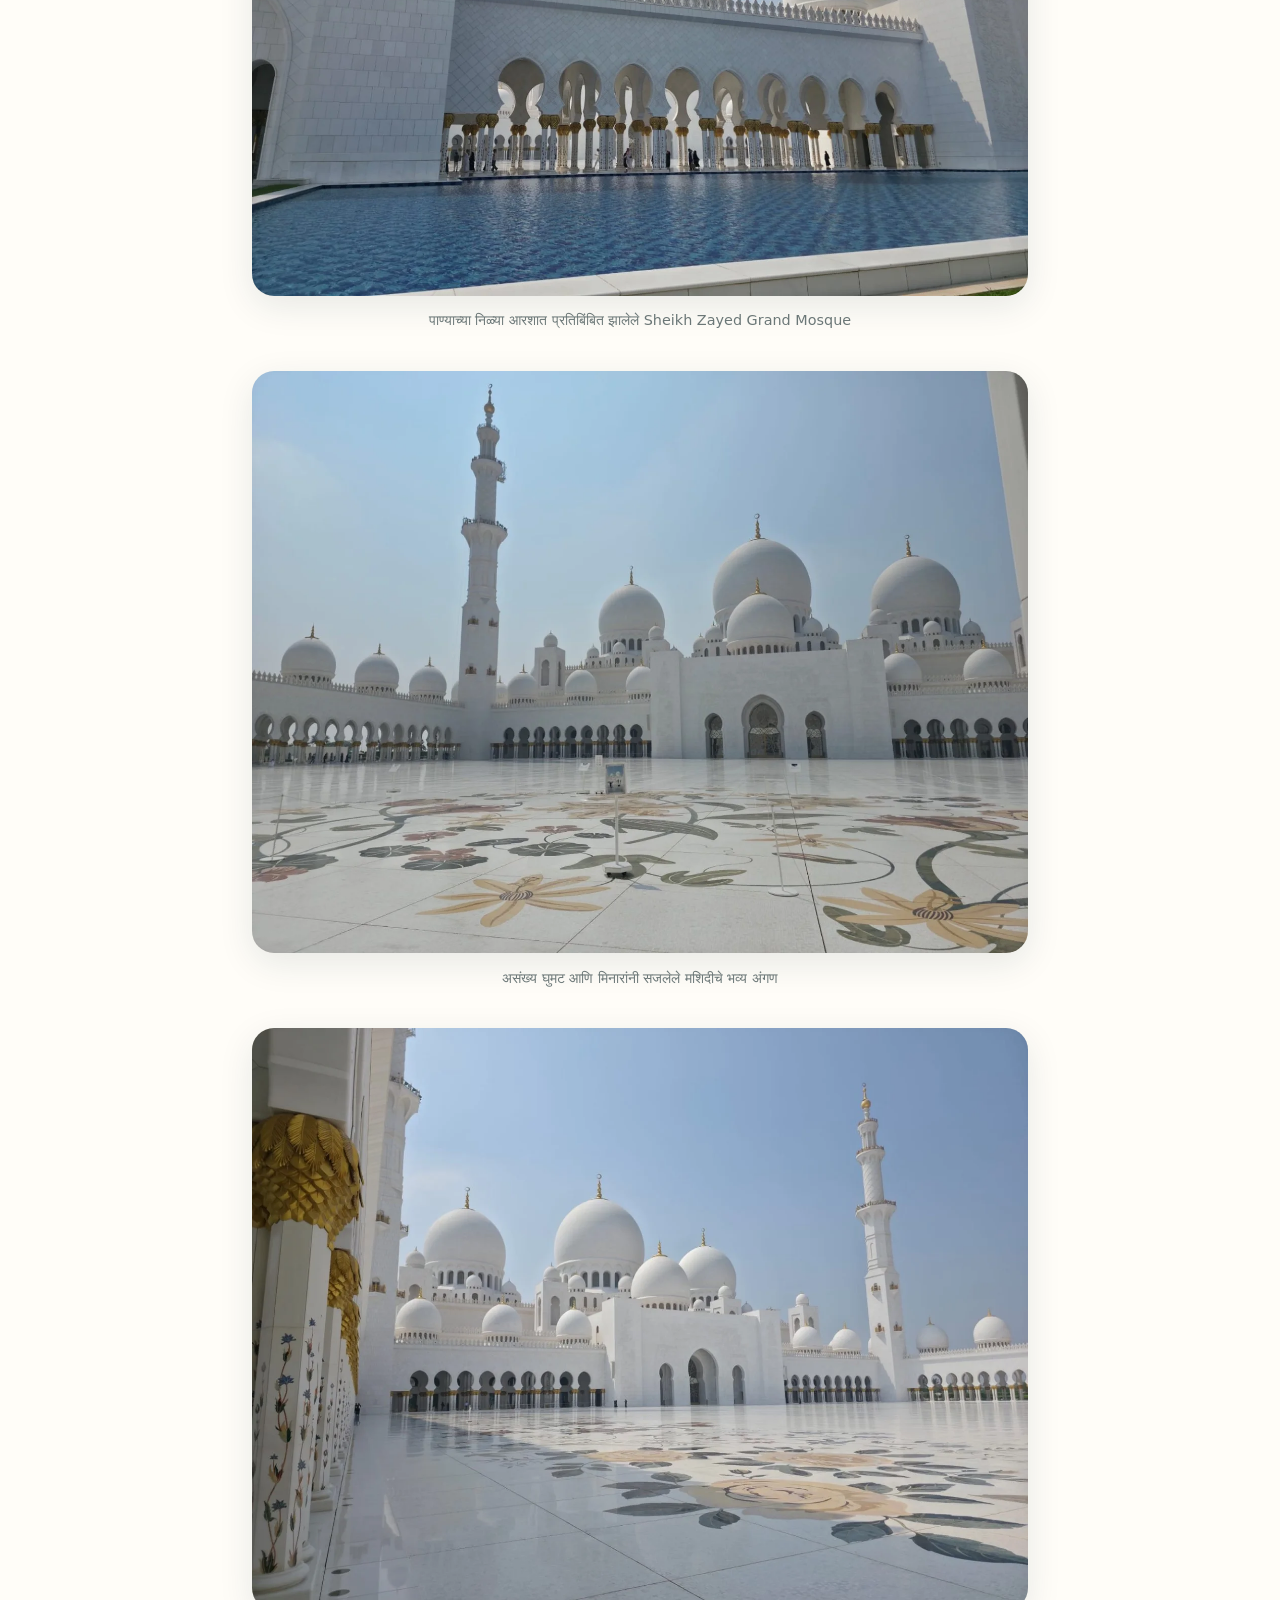
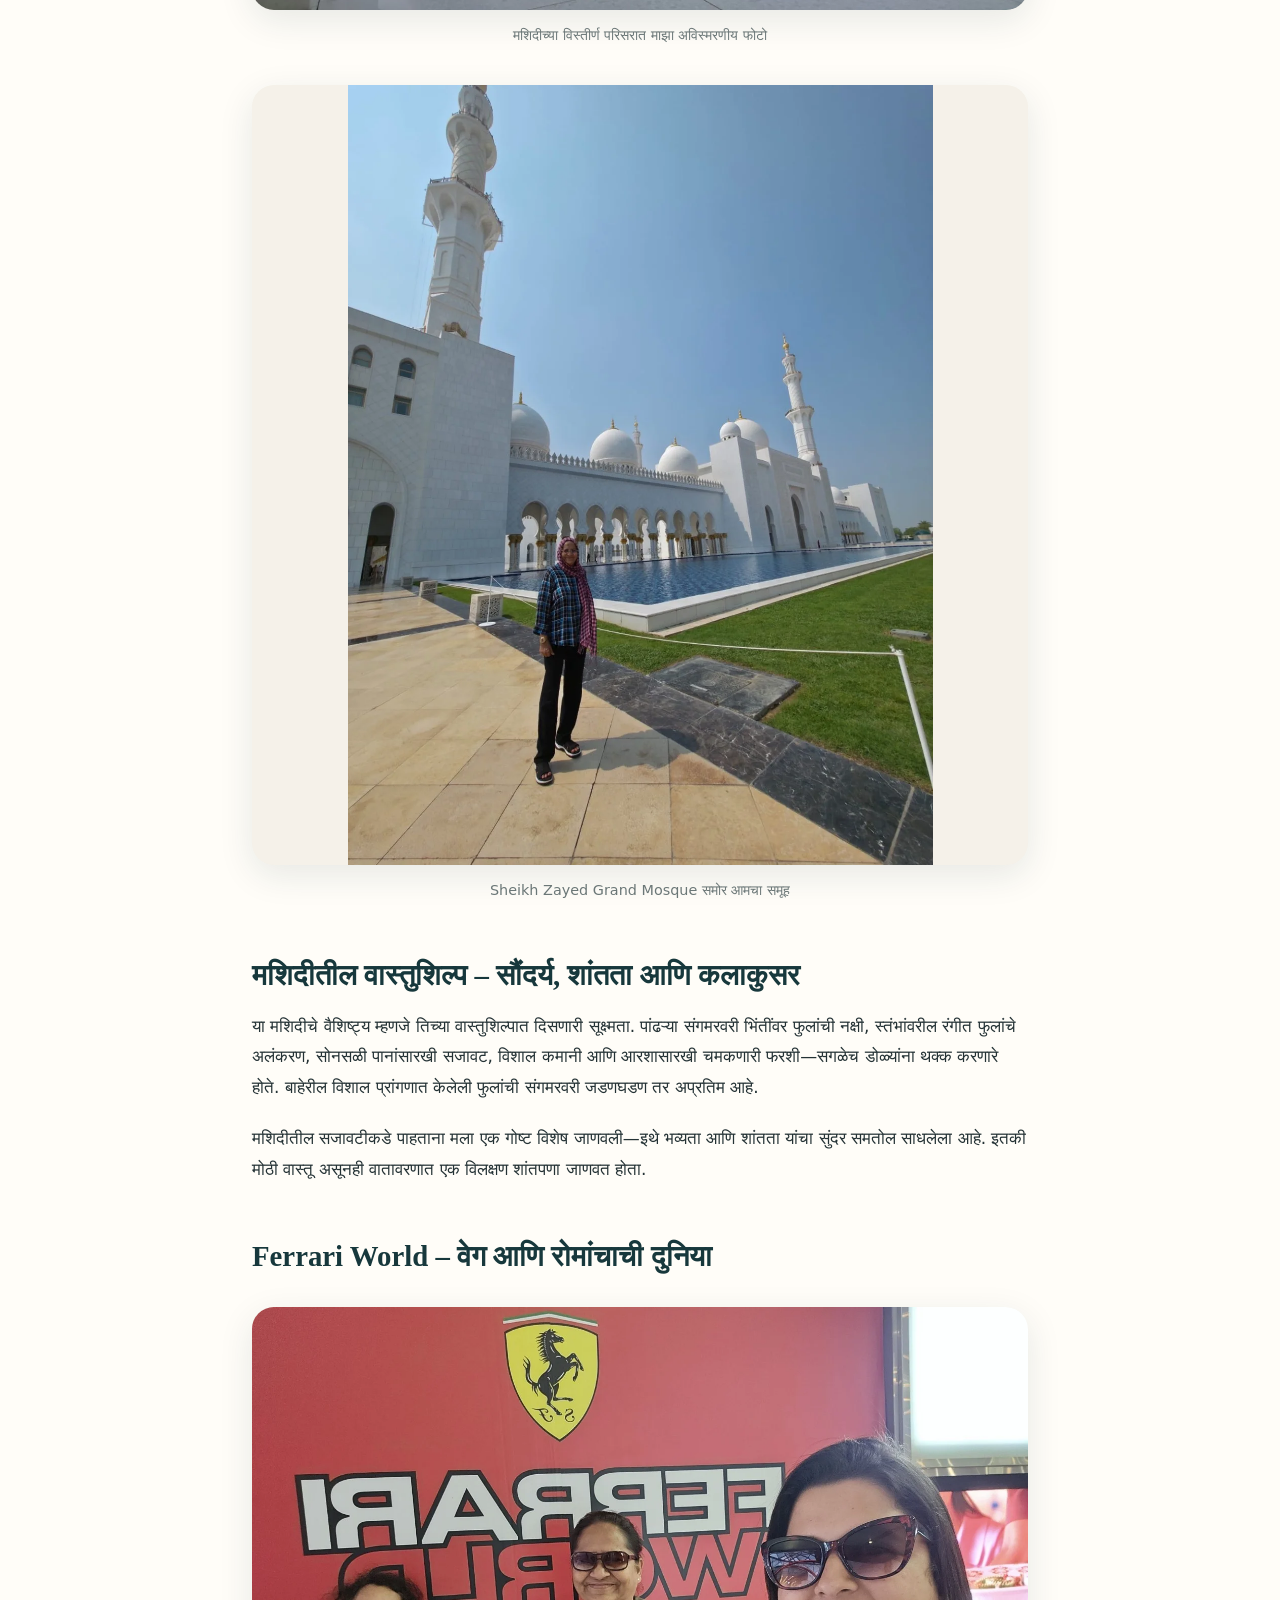
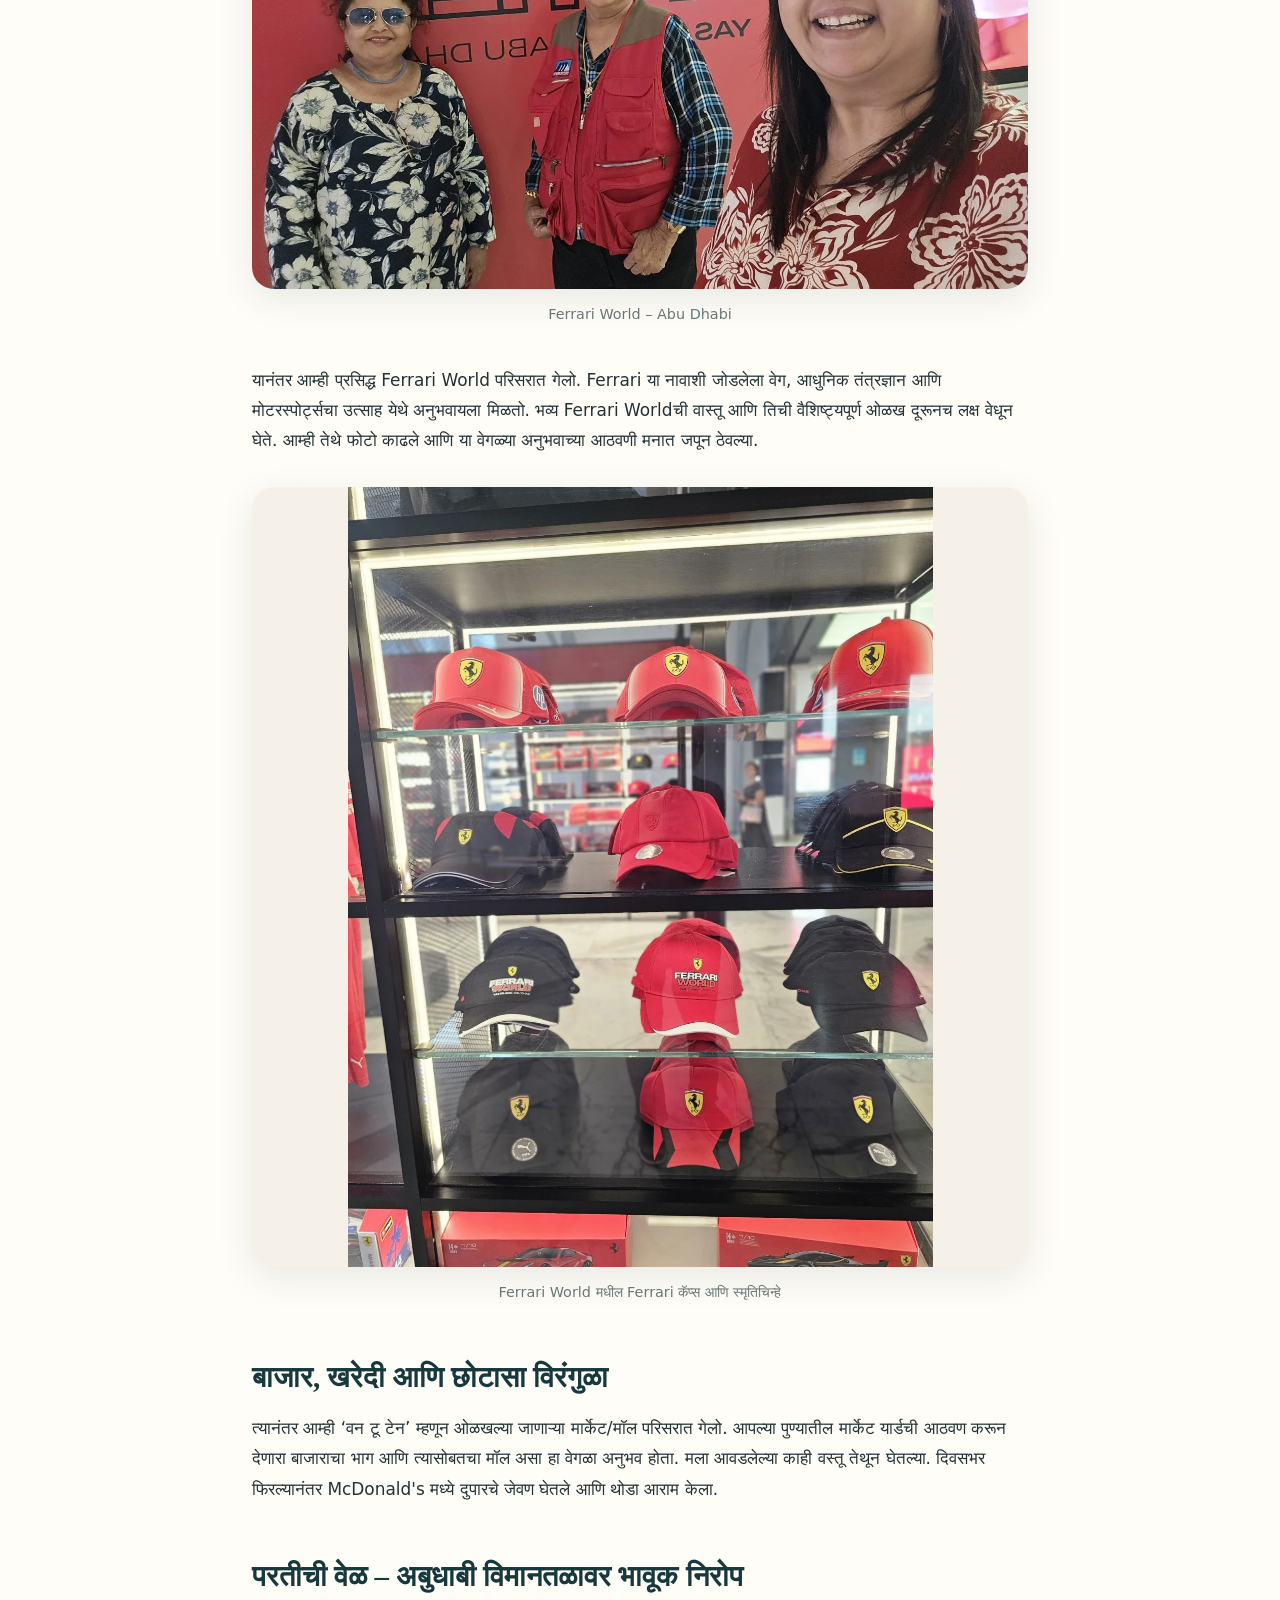
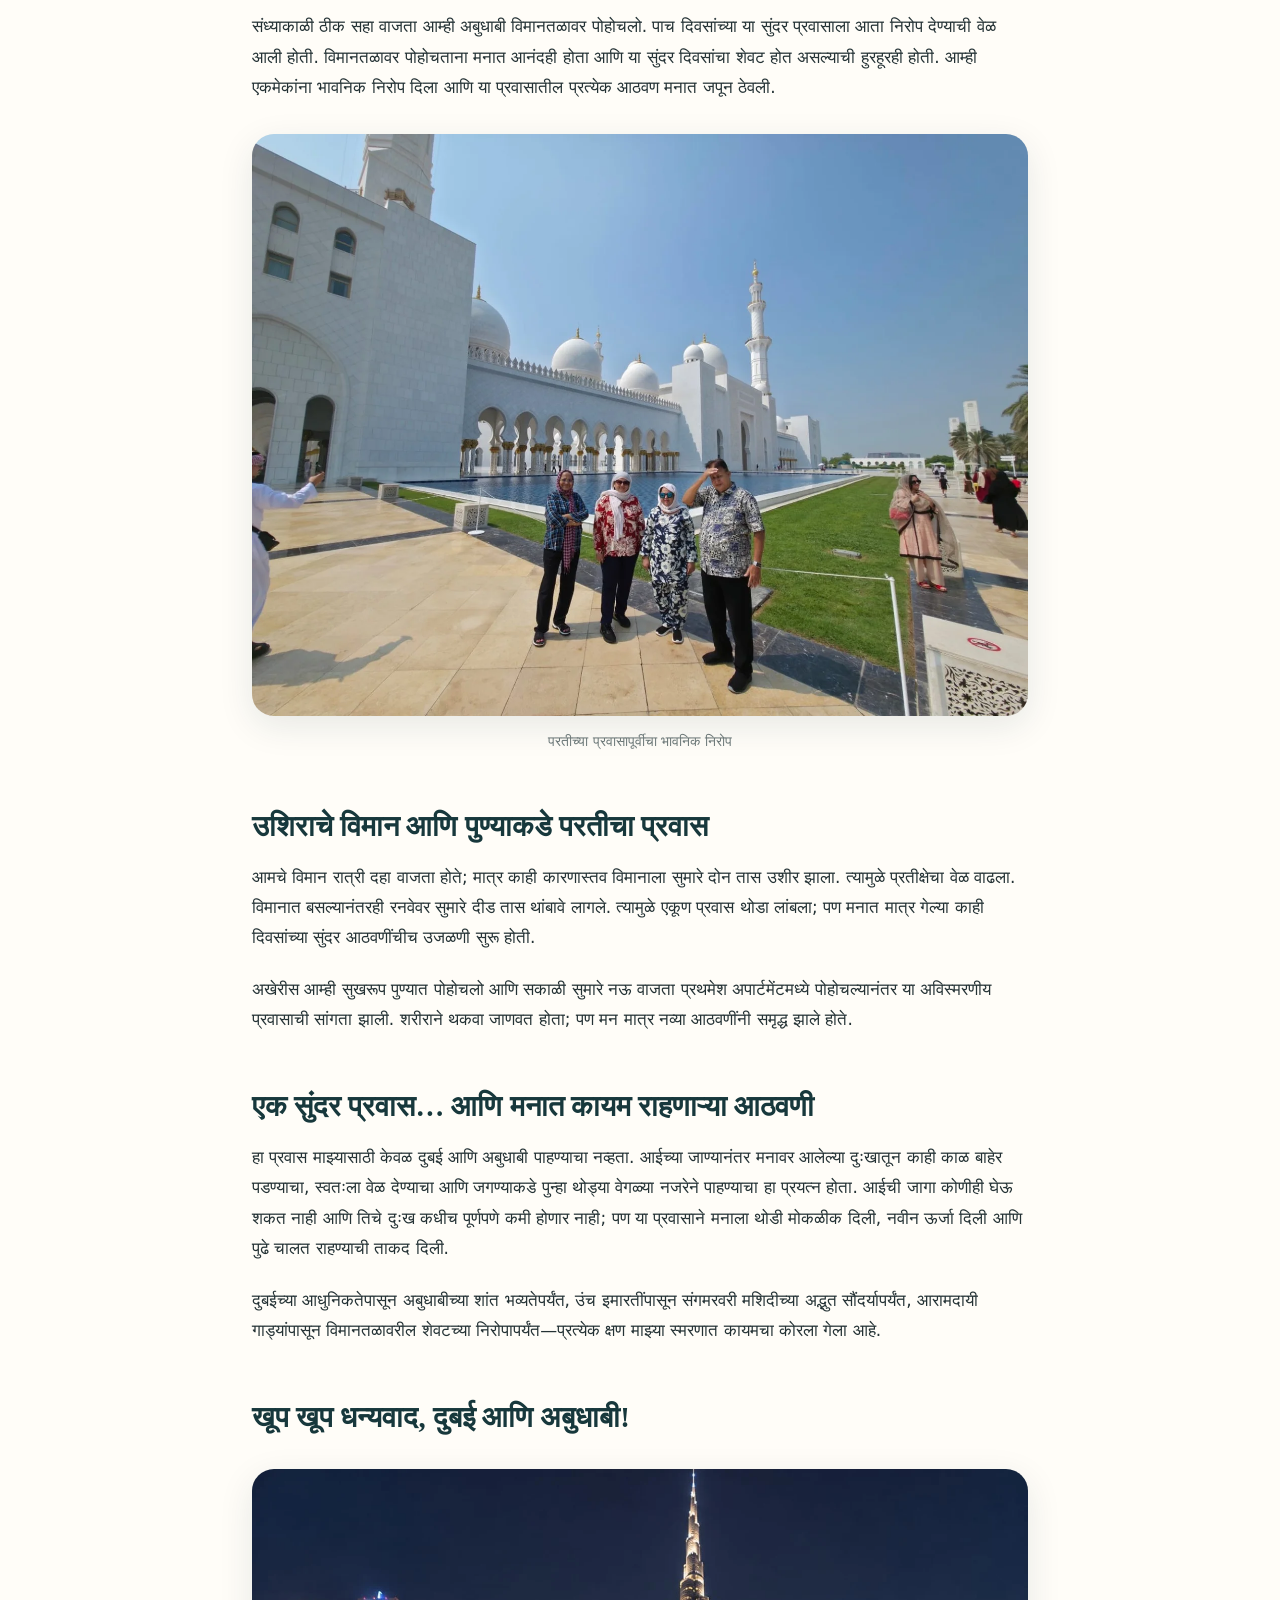
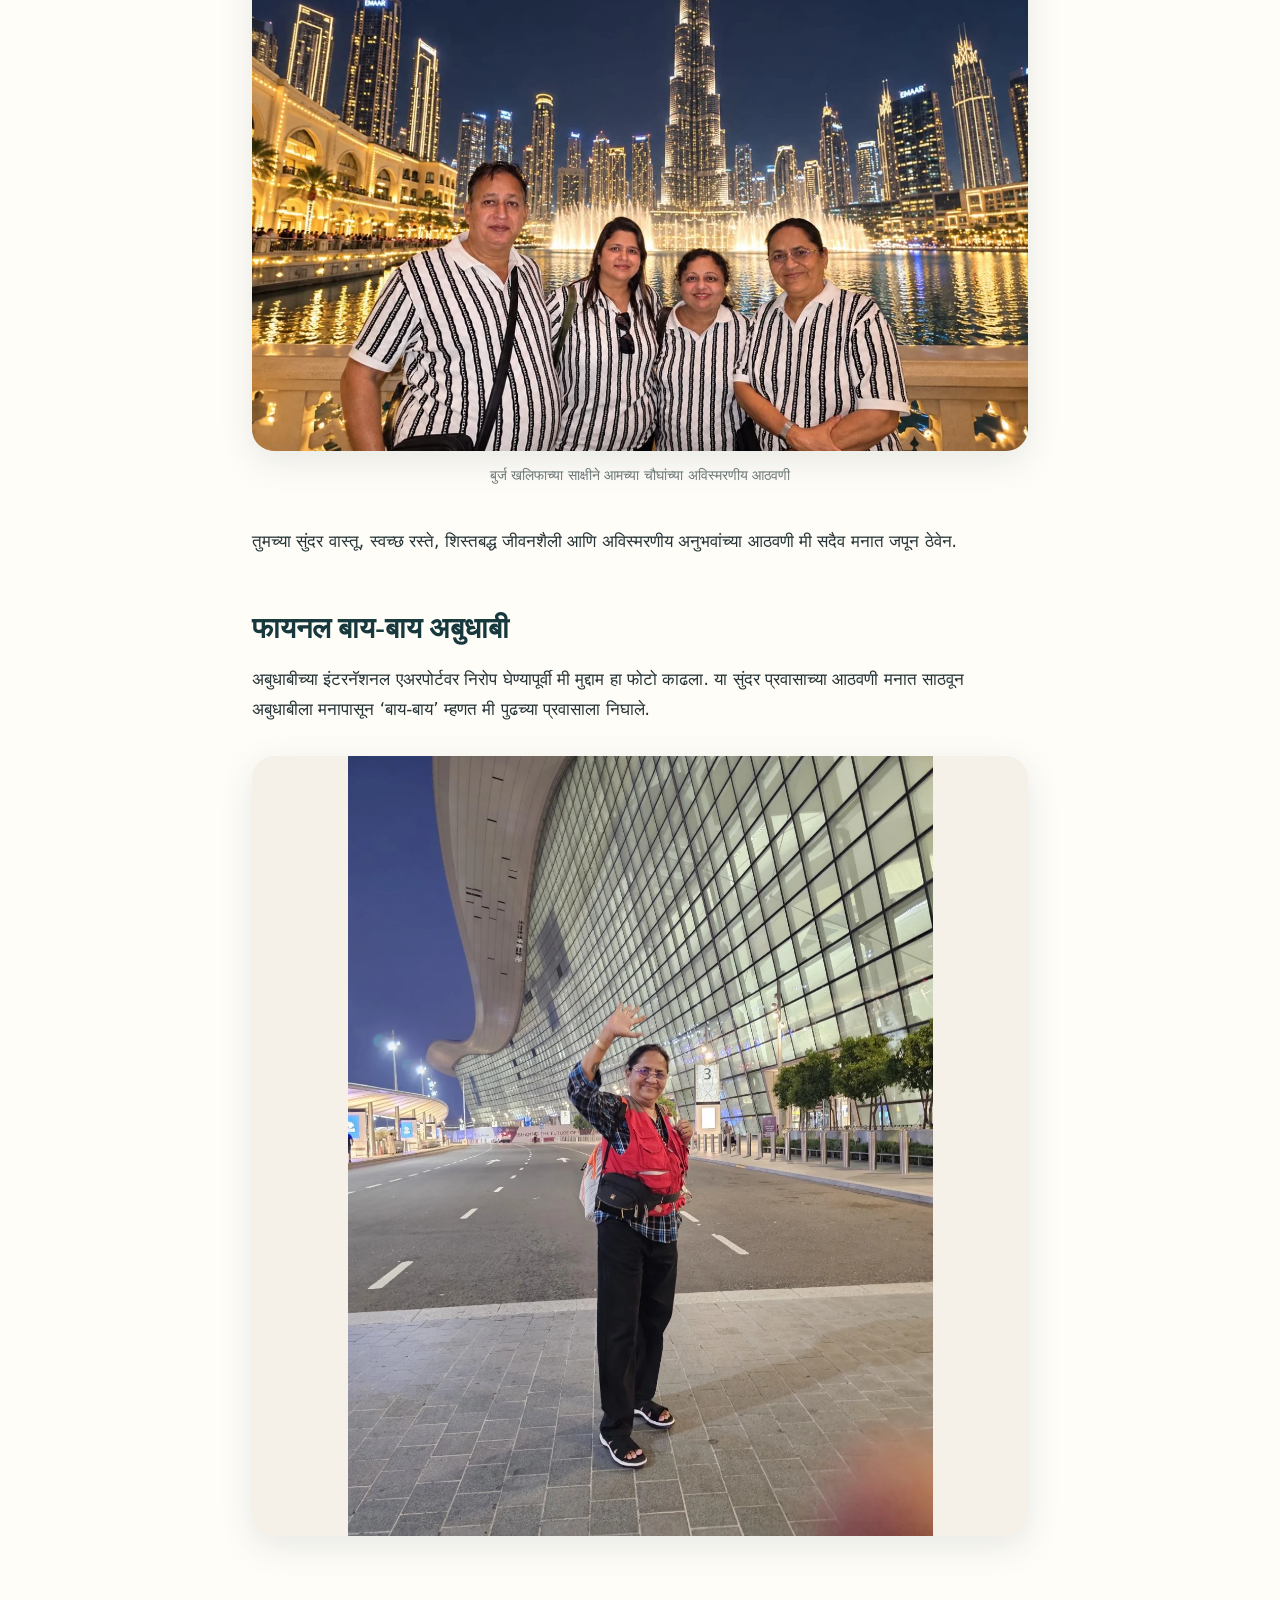
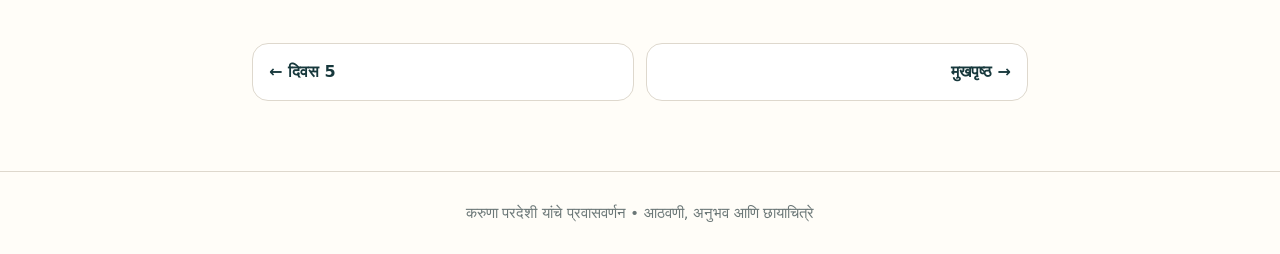
<file: day-6.html>
<!doctype html><html lang="mr"><head><meta charset="utf-8"><meta name="viewport" content="width=device-width,initial-scale=1"><meta name="theme-color" content="#17383c"><link rel="stylesheet" href="assets/css/style.css"><script defer src="assets/js/site.js"></script><title>दिवस सहावा – अबुधाबीची अविस्मरणीय सफर आणि परतीचा प्रवास | करुणा परदेशी</title><meta name="description" content="अबुधाबीच्या शांत भव्यतेतून परतीच्या भावूक प्रवासापर्यंत—सहाव्या दिवसाचे अनुभव आणि मनोगत."></head><body><header class="site-header"><nav class="nav"><a class="brand" href="index.html">करुणा <span>परदेशी</span> • प्रवासवाटा</a><div class="nav-links"><a class="home-link" href="index.html">मुखपृष्ठ</a><a href="index.html#journey">प्रवासाचे दिवस</a><a href="index.html#about">लेखिकेबद्दल</a></div></nav></header>
<main><div class="article-hero"><div class="breadcrumbs"><a href="index.html">मुखपृष्ठ</a> / दिवस 6</div><div class="eyebrow">दुबई–अबुधाबी प्रवास • दिवस 6</div><h1>दिवस सहावा – अबुधाबीची अविस्मरणीय सफर आणि परतीचा प्रवास</h1><p class="subtitle">Sheikh Zayed Grand Mosque, Ferrari World आणि मनात कायम राहणाऱ्या आठवणी</p></div>
<article class="article"><p class="article-intro">पाच दिवस कसे गेले हे कळलेच नाही आणि पाहता पाहता आमच्या या सुंदर दुबई–अबुधाबी प्रवासाचा शेवटचा दिवस उजाडला. हे दिवस इतके आरामदायी, आनंददायी आणि लक्झरी अनुभवांनी भरलेले होते की वेळ अक्षरशः उडून गेला. दुबईचे तापमान खूपच जास्त होते; तरीही आमचा प्रवास सुंदर, आरामशीर गाड्यांमधून होत असल्यामुळे उकाड्याचा फारसा त्रास जाणवला नाही.</p>
<p>माझ्यासाठी मात्र या प्रवासाला एक वेगळीच भावनिक पार्श्वभूमी होती. आईच्या जाण्याने माझ्या मनावर फार मोठे दुःख कोसळले आहे. अजूनही त्या दुःखातून पूर्णपणे सावरता आलेले नाही. आईला विसरणे माझ्यासाठी शक्यच नाही. तिची आठवण माझ्या मनात सदैव राहणार आहे. पण माझी एक सवय आहे—जेव्हा मनावर दुःखाचे ओझे जास्त होते, तेव्हा मी बाहेर पडते, पर्यटन करते आणि नवीन ठिकाणे पाहते. निसर्ग, प्रवास आणि बदललेले वातावरण माझ्या मनाला थोडी मोकळीक देतात; जणू हे संपूर्ण विश्वच मला पुन्हा नव्याने जगण्याची ताकद देते.</p>
<p>दुःख काही संपले नाही; पण या प्रवासामुळे मनाचा थोडासा बदल झाला, विचारांना मोकळीक मिळाली आणि मनावरचा ताण काही काळ हलका झाला. त्यामुळे हा प्रवास माझ्यासाठी केवळ पर्यटन नव्हता, तर स्वतःला पुन्हा सावरण्याचा एक छोटासा प्रयत्नही होता.</p>
<h2>अबुधाबीच्या दिशेने – शांत, विशाल आणि देखणे शहर</h2>
<p>सकाळी साडेदहा वाजता आम्हाला गाडी घ्यायला आली आणि आम्ही अबुधाबीच्या दिशेने निघालो. दुबईहून अबुधाबीकडे जाताना रस्त्यांची रुंदी, स्वच्छता, शिस्त आणि आजूबाजूचा मोकळेपणा पुन्हा एकदा मनात भरला. अबुधाबी मला विशेष आवडले. तुलनेने कमी गर्दी, प्रशस्त रस्ते, आधुनिक इमारती आणि नीटनेटके शहररूप यामुळे शहरात एक वेगळीच शांतता जाणवत होती.</p>
<p>दुबईप्रमाणेच अबुधाबीतही रस्त्यावर दुचाकींची वर्दळ फारशी दिसत नाही; अधूनमधून प्रामुख्याने डिलिव्हरीसाठी दुचाकी दिसतात. मोठमोठ्या इमारती, रुंद रस्ते, हिरवळ आणि स्वच्छ परिसर यामुळे या शहराचे नियोजन विशेष लक्षात राहिले.</p>
<p class="kicker">अबुधाबीतील भव्य Emirates Palace समोर माझा अविस्मरणीय क्षण</p>
<h2>Emirates Palace – राजेशाही वैभवाची झलक</h2>
<p>अबुधाबीत पोहोचल्यानंतर आम्ही Emirates Palace परिसर पाहिला. भव्य वास्तू, विस्तीर्ण प्रांगणे, पामची झाडे, कारंजे आणि राजेशाही स्थापत्य यामुळे संपूर्ण परिसर एखाद्या राजवाड्यासारखा भासत होता. Emirates Palace हे अबुधाबीतील प्रसिद्ध लक्झरी हॉटेल आहे. लोकवाणीमध्ये त्याला अनेकदा ‘Seven-Star Hotel’ असे म्हटले जाते; अधिकृत हॉटेल वर्गीकरण मात्र पाच-तारांकित लक्झरी हॉटेलचे आहे.</p>
<figure data-open="1"><img loading="lazy" src="assets/images/day-6/01.webp" alt="Emirates Palace – राजेशाही वैभवाची झलक"><figcaption>अबुधाबीच्या आधुनिक शहररचनेचे मनोहारी दृश्य</figcaption></figure>
<figure data-open="1"><img loading="lazy" src="assets/images/day-6/02.webp" alt="Emirates Palace – राजेशाही वैभवाची झलक"><figcaption>अबुधाबीतील वैशिष्ट्यपूर्ण झुकलेल्या आकाराची वास्तू</figcaption></figure>
<h2>Sheikh Zayed Grand Mosque – पांढऱ्या संगमरवरी सौंदर्याचा अविस्मरणीय अनुभव</h2>
<p>यानंतर आम्ही Sheikh Zayed Grand Mosque कडे निघालो. अबुधाबीच्या या भव्य मशिदीचे दर्शन माझ्यासाठी या संपूर्ण प्रवासातील अत्यंत संस्मरणीय अनुभव ठरले. पांढऱ्या संगमरवरी वास्तूवर पडणारा सूर्यप्रकाश, निळे आकाश, असंख्य घुमट, उंच मिनार आणि पाण्यात पडणारी त्यांची प्रतिबिंबे—हे दृश्य शब्दांत पूर्णपणे मांडणे कठीण आहे.</p>
<p>मशिदीच्या वास्तुशिल्पात कमानी, नाजूक कोरीवकाम, फुलांची नक्षी, संगमरवरी फरशी आणि सोन्याचे अलंकरण यांचा अतिशय सुंदर मिलाफ दिसतो. प्रत्येक कोपरा जणू बारकाईने कलाकुसर करून सजवलेला आहे. आत प्रवेश केल्यानंतरची शांतता आणि विशालता मनाला वेगळाच अनुभव देत होती.</p>
<figure data-open="1"><img loading="lazy" src="assets/images/day-6/03.webp" alt="Sheikh Zayed Grand Mosque – पांढऱ्या संगमरवरी सौंदर्याचा अविस्मरणीय अनुभव"><figcaption>Sheikh Zayed Grand Mosque मधील भव्य झुंबर आणि कलाकुसर</figcaption></figure>
<p>मशिदीतील भव्य झुंबर विशेष लक्ष वेधून घेत होते. त्याच्या सोनसळी रचनेत आणि रंगीत क्रिस्टल्समध्ये प्रकाश पडताच संपूर्ण सभागृह अधिकच तेजस्वी दिसत होते. मुख्य झुंबर जगातील सर्वात मोठ्या झुंबरांपैकी एक म्हणून प्रसिद्ध आहे आणि त्याची Guinness World Records मधील नोंदही विशेष उल्लेखनीय आहे.</p>
<figure data-open="1"><img loading="lazy" src="assets/images/day-6/04.webp" alt="Sheikh Zayed Grand Mosque – पांढऱ्या संगमरवरी सौंदर्याचा अविस्मरणीय अनुभव"><figcaption>भव्य अंतर्गत सभागृहात आमचा संस्मरणीय क्षण</figcaption></figure>
<figure data-open="1"><img loading="lazy" src="assets/images/day-6/05.webp" alt="Sheikh Zayed Grand Mosque – पांढऱ्या संगमरवरी सौंदर्याचा अविस्मरणीय अनुभव"><figcaption>फुलांच्या नक्षीने सजलेल्या पांढऱ्या संगमरवरी कमानींचा अप्रतिम मार्ग</figcaption></figure>
<figure data-open="1"><img loading="lazy" src="assets/images/day-6/06.webp" alt="Sheikh Zayed Grand Mosque – पांढऱ्या संगमरवरी सौंदर्याचा अविस्मरणीय अनुभव"><figcaption>पाण्याच्या निळ्या आरशात प्रतिबिंबित झालेले Sheikh Zayed Grand Mosque</figcaption></figure>
<figure data-open="1"><img loading="lazy" src="assets/images/day-6/07.webp" alt="Sheikh Zayed Grand Mosque – पांढऱ्या संगमरवरी सौंदर्याचा अविस्मरणीय अनुभव"><figcaption>असंख्य घुमट आणि मिनारांनी सजलेले मशिदीचे भव्य अंगण</figcaption></figure>
<figure data-open="1"><img loading="lazy" src="assets/images/day-6/08.webp" alt="Sheikh Zayed Grand Mosque – पांढऱ्या संगमरवरी सौंदर्याचा अविस्मरणीय अनुभव"><figcaption>मशिदीच्या विस्तीर्ण परिसरात माझा अविस्मरणीय फोटो</figcaption></figure>
<figure data-open="1"><img loading="lazy" src="assets/images/day-6/09.webp" alt="Sheikh Zayed Grand Mosque – पांढऱ्या संगमरवरी सौंदर्याचा अविस्मरणीय अनुभव"><figcaption>Sheikh Zayed Grand Mosque समोर आमचा समूह</figcaption></figure>
<h2>मशिदीतील वास्तुशिल्प – सौंदर्य, शांतता आणि कलाकुसर</h2>
<p>या मशिदीचे वैशिष्ट्य म्हणजे तिच्या वास्तुशिल्पात दिसणारी सूक्ष्मता. पांढऱ्या संगमरवरी भिंतींवर फुलांची नक्षी, स्तंभांवरील रंगीत फुलांचे अलंकरण, सोनसळी पानांसारखी सजावट, विशाल कमानी आणि आरशासारखी चमकणारी फरशी—सगळेच डोळ्यांना थक्क करणारे होते. बाहेरील विशाल प्रांगणात केलेली फुलांची संगमरवरी जडणघडण तर अप्रतिम आहे.</p>
<p>मशिदीतील सजावटीकडे पाहताना मला एक गोष्ट विशेष जाणवली—इथे भव्यता आणि शांतता यांचा सुंदर समतोल साधलेला आहे. इतकी मोठी वास्तू असूनही वातावरणात एक विलक्षण शांतपणा जाणवत होता.</p>
<h2>Ferrari World – वेग आणि रोमांचाची दुनिया</h2>
<figure data-open="1"><img loading="lazy" src="assets/images/day-6/10.webp" alt="Ferrari World – वेग आणि रोमांचाची दुनिया"><figcaption>Ferrari World – Abu Dhabi</figcaption></figure>
<p>यानंतर आम्ही प्रसिद्ध Ferrari World परिसरात गेलो. Ferrari या नावाशी जोडलेला वेग, आधुनिक तंत्रज्ञान आणि मोटरस्पोर्ट्सचा उत्साह येथे अनुभवायला मिळतो. भव्य Ferrari Worldची वास्तू आणि तिची वैशिष्ट्यपूर्ण ओळख दूरूनच लक्ष वेधून घेते. आम्ही तेथे फोटो काढले आणि या वेगळ्या अनुभवाच्या आठवणी मनात जपून ठेवल्या.</p>
<figure data-open="1"><img loading="lazy" src="assets/images/day-6/11.webp" alt="Ferrari World – वेग आणि रोमांचाची दुनिया"><figcaption>Ferrari World मधील Ferrari कॅप्स आणि स्मृतिचिन्हे</figcaption></figure>
<h2>बाजार, खरेदी आणि छोटासा विरंगुळा</h2>
<p>त्यानंतर आम्ही ‘वन टू टेन’ म्हणून ओळखल्या जाणाऱ्या मार्केट/मॉल परिसरात गेलो. आपल्या पुण्यातील मार्केट यार्डची आठवण करून देणारा बाजाराचा भाग आणि त्यासोबतचा मॉल असा हा वेगळा अनुभव होता. मला आवडलेल्या काही वस्तू तेथून घेतल्या. दिवसभर फिरल्यानंतर McDonald&#x27;s मध्ये दुपारचे जेवण घेतले आणि थोडा आराम केला.</p>
<h2>परतीची वेळ – अबुधाबी विमानतळावर भावूक निरोप</h2>
<p>संध्याकाळी ठीक सहा वाजता आम्ही अबुधाबी विमानतळावर पोहोचलो. पाच दिवसांच्या या सुंदर प्रवासाला आता निरोप देण्याची वेळ आली होती. विमानतळावर पोहोचताना मनात आनंदही होता आणि या सुंदर दिवसांचा शेवट होत असल्याची हुरहूरही होती. आम्ही एकमेकांना भावनिक निरोप दिला आणि या प्रवासातील प्रत्येक आठवण मनात जपून ठेवली.</p>
<figure data-open="1"><img loading="lazy" src="assets/images/day-6/12.webp" alt="परतीची वेळ – अबुधाबी विमानतळावर भावूक निरोप"><figcaption>परतीच्या प्रवासापूर्वीचा भावनिक निरोप</figcaption></figure>
<h2>उशिराचे विमान आणि पुण्याकडे परतीचा प्रवास</h2>
<p>आमचे विमान रात्री दहा वाजता होते; मात्र काही कारणास्तव विमानाला सुमारे दोन तास उशीर झाला. त्यामुळे प्रतीक्षेचा वेळ वाढला. विमानात बसल्यानंतरही रनवेवर सुमारे दीड तास थांबावे लागले. त्यामुळे एकूण प्रवास थोडा लांबला; पण मनात मात्र गेल्या काही दिवसांच्या सुंदर आठवणींचीच उजळणी सुरू होती.</p>
<p>अखेरीस आम्ही सुखरूप पुण्यात पोहोचलो आणि सकाळी सुमारे नऊ वाजता प्रथमेश अपार्टमेंटमध्ये पोहोचल्यानंतर या अविस्मरणीय प्रवासाची सांगता झाली. शरीराने थकवा जाणवत होता; पण मन मात्र नव्या आठवणींनी समृद्ध झाले होते.</p>
<h2>एक सुंदर प्रवास… आणि मनात कायम राहणाऱ्या आठवणी</h2>
<p>हा प्रवास माझ्यासाठी केवळ दुबई आणि अबुधाबी पाहण्याचा नव्हता. आईच्या जाण्यानंतर मनावर आलेल्या दुःखातून काही काळ बाहेर पडण्याचा, स्वतःला वेळ देण्याचा आणि जगण्याकडे पुन्हा थोड्या वेगळ्या नजरेने पाहण्याचा हा प्रयत्न होता. आईची जागा कोणीही घेऊ शकत नाही आणि तिचे दुःख कधीच पूर्णपणे कमी होणार नाही; पण या प्रवासाने मनाला थोडी मोकळीक दिली, नवीन ऊर्जा दिली आणि पुढे चालत राहण्याची ताकद दिली.</p>
<p>दुबईच्या आधुनिकतेपासून अबुधाबीच्या शांत भव्यतेपर्यंत, उंच इमारतींपासून संगमरवरी मशिदीच्या अद्भुत सौंदर्यापर्यंत, आरामदायी गाड्यांपासून विमानतळावरील शेवटच्या निरोपापर्यंत—प्रत्येक क्षण माझ्या स्मरणात कायमचा कोरला गेला आहे.</p>
<h2>खूप खूप धन्यवाद, दुबई आणि अबुधाबी!</h2>
<figure data-open="1"><img loading="lazy" src="assets/images/day-6/13.webp" alt="खूप खूप धन्यवाद, दुबई आणि अबुधाबी!"><figcaption>बुर्ज खलिफाच्या साक्षीने आमच्या चौघांच्या अविस्मरणीय आठवणी</figcaption></figure>
<p>तुमच्या सुंदर वास्तू, स्वच्छ रस्ते, शिस्तबद्ध जीवनशैली आणि अविस्मरणीय अनुभवांच्या आठवणी मी सदैव मनात जपून ठेवेन.</p>
<h2>फायनल बाय-बाय अबुधाबी</h2>
<p>अबुधाबीच्या इंटरनॅशनल एअरपोर्टवर निरोप घेण्यापूर्वी मी मुद्दाम हा फोटो काढला. या सुंदर प्रवासाच्या आठवणी मनात साठवून अबुधाबीला मनापासून ‘बाय-बाय’ म्हणत मी पुढच्या प्रवासाला निघाले.</p>
<figure data-open="1"><img loading="lazy" src="assets/images/day-6/14.webp" alt="फायनल बाय-बाय अबुधाबी"></figure></article><nav class="article-nav"><a href="day-5.html">← दिवस 5</a><a href="index.html">मुखपृष्ठ →</a></nav></main><footer class="site-footer">करुणा परदेशी यांचे प्रवासवर्णन • आठवणी, अनुभव आणि छायाचित्रे</footer><div class="lightbox" aria-hidden="true"><button aria-label="Close">×</button><img alt="मोठे छायाचित्र"></div></body></html>
</file>
<file: assets/css/style.css>
:root{
  --ink:#17383c; --ink-2:#31575a; --paper:#fffdf8; --sand:#f3eadc; --gold:#b8893f;
  --muted:#6b7777; --line:#ded8cd; --white:#fff; --shadow:0 18px 55px rgba(20,52,55,.12);
  --radius:24px; --max:1120px;
}
*{box-sizing:border-box} html{scroll-behavior:smooth}
body{margin:0;background:var(--paper);color:#243235;font-family:"Noto Sans Devanagari","Nirmala UI","Mangal",system-ui,-apple-system,sans-serif;line-height:1.78}
a{color:inherit} img{max-width:100%;display:block}
.site-header{position:sticky;top:0;z-index:30;background:rgba(255,253,248,.93);backdrop-filter:blur(12px);border-bottom:1px solid rgba(222,216,205,.8)}
.nav{max-width:var(--max);margin:auto;padding:14px 22px;display:flex;align-items:center;justify-content:space-between;gap:18px}
.brand{text-decoration:none;font-weight:800;color:var(--ink);letter-spacing:.01em}.brand span{color:var(--gold)}
.nav-links{display:flex;gap:18px;align-items:center}.nav-links a{text-decoration:none;color:var(--ink-2);font-weight:650;font-size:.95rem}.nav-links a:hover{color:var(--gold)}
.hero{max-width:var(--max);margin:0 auto;padding:76px 22px 42px;display:grid;grid-template-columns:1.05fr .95fr;gap:44px;align-items:center}
.hero-kicker,.eyebrow{font-size:.8rem;letter-spacing:.14em;text-transform:uppercase;color:var(--gold);font-weight:800}
.hero h1{font-family:"Noto Serif Devanagari","Nirmala UI",serif;color:var(--ink);font-size:clamp(2.3rem,5.4vw,4.7rem);line-height:1.1;margin:.4rem 0 1rem}
.hero p{font-size:1.13rem;color:var(--ink-2);max-width:650px}.hero-quote{border-left:4px solid var(--gold);padding-left:16px;color:var(--muted);font-style:italic}
.hero-photo{position:relative}.hero-photo img{width:100%;aspect-ratio:4/5;object-fit:cover;border-radius:34px;box-shadow:var(--shadow)}
.hero-photo:after{content:"दुबई • अबुधाबी";position:absolute;right:-14px;bottom:26px;background:var(--ink);color:white;padding:10px 15px;border-radius:999px;font-size:.85rem;letter-spacing:.03em}
.section{max-width:var(--max);margin:auto;padding:54px 22px}.section-head{display:flex;justify-content:space-between;gap:18px;align-items:end;margin-bottom:24px}.section h2{font-family:"Noto Serif Devanagari","Nirmala UI",serif;color:var(--ink);font-size:clamp(1.8rem,3vw,2.7rem);margin:0}.section-note{color:var(--muted);max-width:560px}
.post-grid{display:grid;grid-template-columns:repeat(2,minmax(0,1fr));gap:24px}.post-card{background:white;border:1px solid var(--line);border-radius:var(--radius);overflow:hidden;box-shadow:0 10px 28px rgba(20,52,55,.06);transition:.2s transform,.2s box-shadow}.post-card:hover{transform:translateY(-4px);box-shadow:var(--shadow)}
.post-card img{width:100%;height:260px;object-fit:cover}.post-card .card-body{padding:22px}.post-card h3{color:var(--ink);font-size:1.35rem;line-height:1.35;margin:.4rem 0}.post-card p{color:var(--muted);margin:.4rem 0 1rem}.read-link{text-decoration:none;color:var(--gold);font-weight:800}.day-chip{display:inline-flex;border:1px solid var(--line);border-radius:999px;padding:5px 10px;color:var(--ink-2);font-size:.83rem;font-weight:700}
.placeholder{background:linear-gradient(145deg,#f7f0e6,#fff);min-height:260px;display:flex;align-items:center;justify-content:center;padding:28px;text-align:center}.placeholder strong{font-size:2rem;color:var(--ink)}.placeholder p{margin:.5rem 0;color:var(--muted)}
.about-band{background:var(--ink);color:white}.about-inner{max-width:var(--max);margin:auto;padding:58px 22px;display:grid;grid-template-columns:.8fr 1.2fr;gap:44px;align-items:start}.about-inner h2{font-family:"Noto Serif Devanagari","Nirmala UI",serif;font-size:2.3rem;margin:0}.about-inner p{color:#dce7e6;margin-top:0}
.site-footer{border-top:1px solid var(--line);padding:28px 22px;color:var(--muted);text-align:center;font-size:.92rem}
/* Article */
.article-hero{max-width:var(--max);margin:auto;padding:68px 22px 30px}.article-hero h1{font-family:"Noto Serif Devanagari","Nirmala UI",serif;color:var(--ink);font-size:clamp(2rem,4vw,3.55rem);line-height:1.22;margin:.5rem 0}.article-hero .subtitle{font-size:1.18rem;color:var(--ink-2);max-width:820px}.breadcrumbs{font-size:.9rem;color:var(--muted)}.breadcrumbs a{text-decoration:none;color:var(--gold)}
.article{max-width:820px;margin:auto;padding:20px 22px 70px}.article p{font-size:1.06rem;margin:0 0 1.35rem}.article h2{font-family:"Noto Serif Devanagari","Nirmala UI",serif;color:var(--ink);font-size:1.8rem;line-height:1.35;margin:3rem 0 1rem;padding-top:.3rem}.article .kicker{font-weight:800;color:var(--gold);margin-bottom:1rem}.article figure{margin:2rem 0 2.3rem}.article figure img{width:100%;max-height:780px;object-fit:contain;background:#f5f1e9;border-radius:22px;box-shadow:0 10px 35px rgba(20,52,55,.10);cursor:zoom-in}.article figcaption{text-align:center;color:var(--muted);font-size:.9rem;margin-top:.8rem}.article blockquote{margin:2.3rem 0;padding:1.3rem 1.5rem;border-left:5px solid var(--gold);background:var(--sand);border-radius:0 16px 16px 0;font-family:"Noto Serif Devanagari","Nirmala UI",serif;font-size:1.22rem;color:var(--ink)}
.article-intro{font-size:1.12rem!important;color:var(--ink-2)}.article-nav{max-width:820px;margin:0 auto 70px;padding:0 22px;display:flex;justify-content:space-between;gap:12px}.article-nav a{flex:1;text-decoration:none;border:1px solid var(--line);border-radius:16px;padding:14px 16px;background:white;color:var(--ink);font-weight:700}.article-nav a:last-child{text-align:right}
.lightbox{position:fixed;inset:0;background:rgba(3,13,15,.92);display:none;align-items:center;justify-content:center;z-index:100;padding:26px}.lightbox.open{display:flex}.lightbox img{max-width:94vw;max-height:90vh;border-radius:12px}.lightbox button{position:absolute;right:24px;top:20px;border:0;background:white;color:#111;border-radius:999px;width:42px;height:42px;font-size:1.4rem;cursor:pointer}
.note-box{max-width:var(--max);margin:0 auto 60px;padding:0 22px}.note-box>div{background:var(--sand);border-radius:20px;padding:20px 22px;color:var(--ink-2)}
@media (max-width:800px){.hero{grid-template-columns:1fr;padding-top:48px}.hero-photo{order:-1}.hero-photo img{aspect-ratio:16/10}.hero-photo:after{right:10px}.post-grid{grid-template-columns:1fr}.about-inner{grid-template-columns:1fr}.nav-links a:not(.home-link){display:none}.article h2{font-size:1.55rem}.article p{font-size:1rem}.article-nav{flex-direction:column}.article-nav a:last-child{text-align:left}}
</file>
